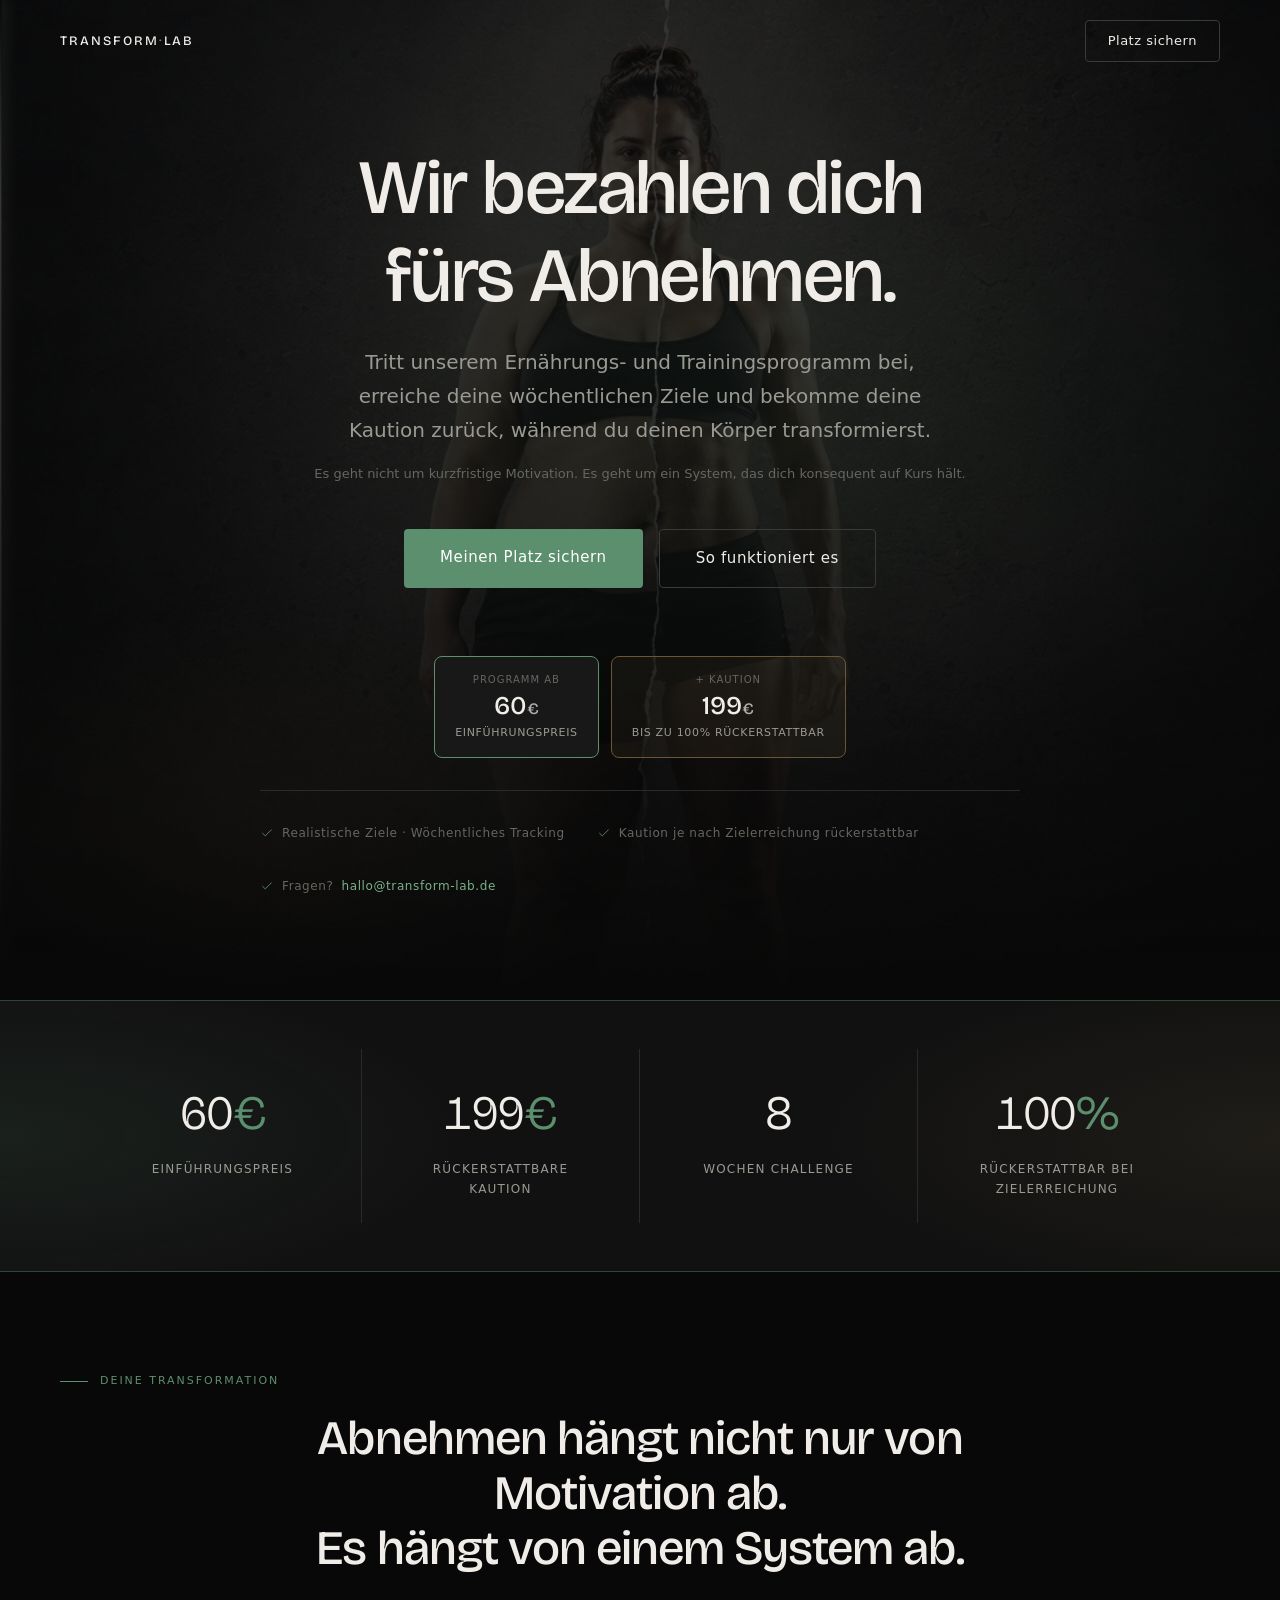
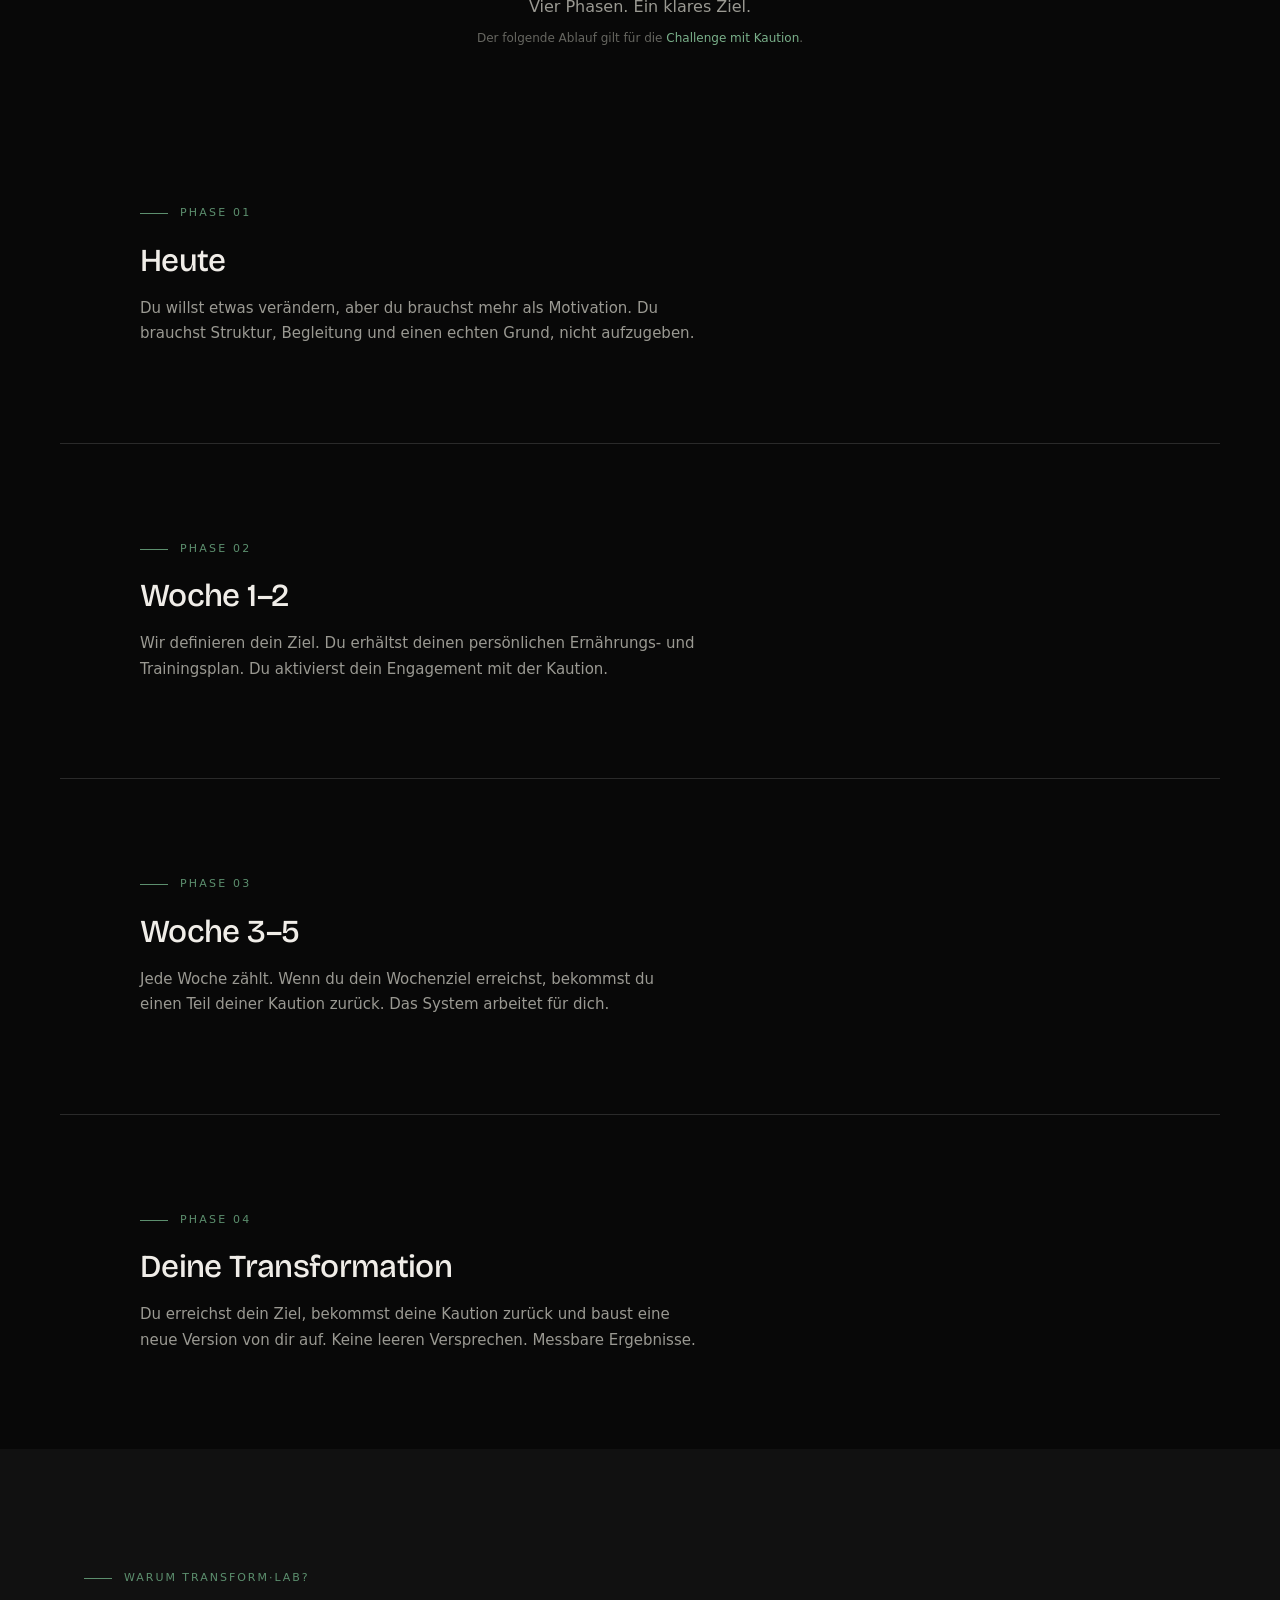
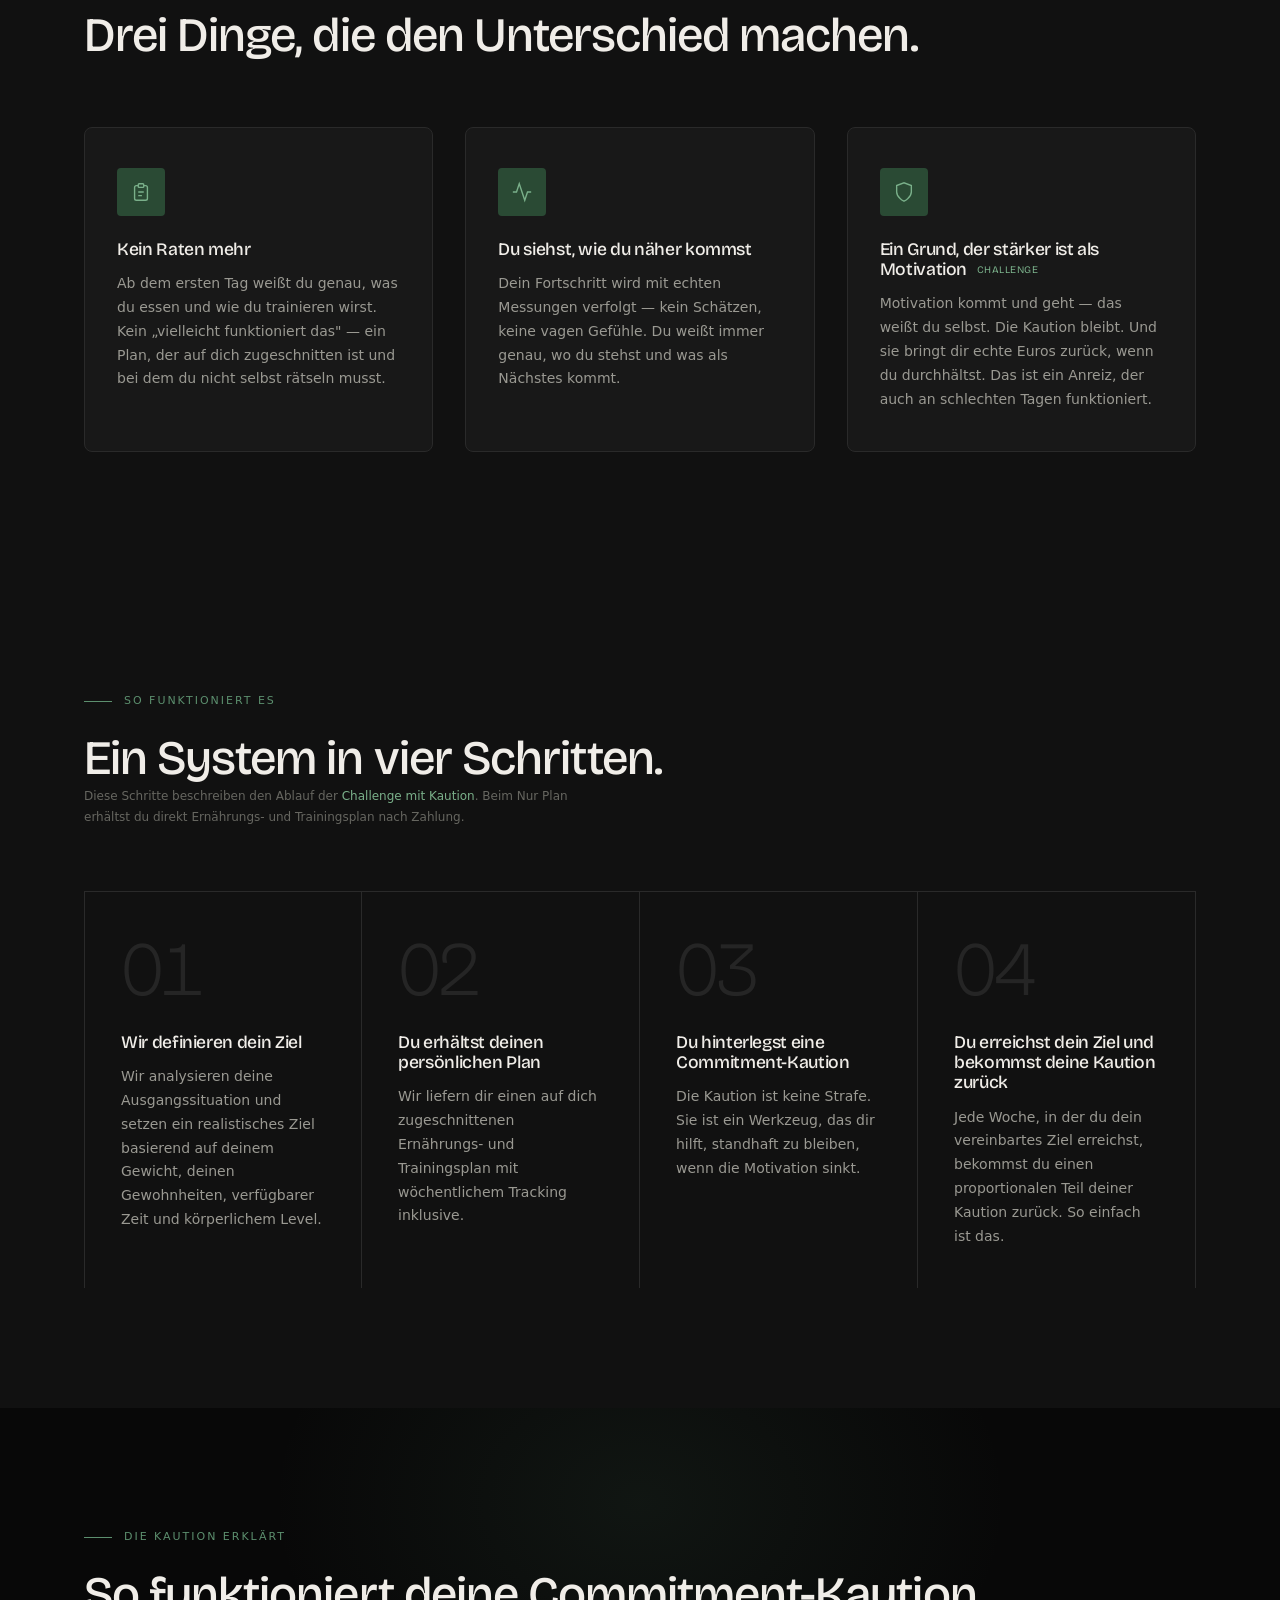
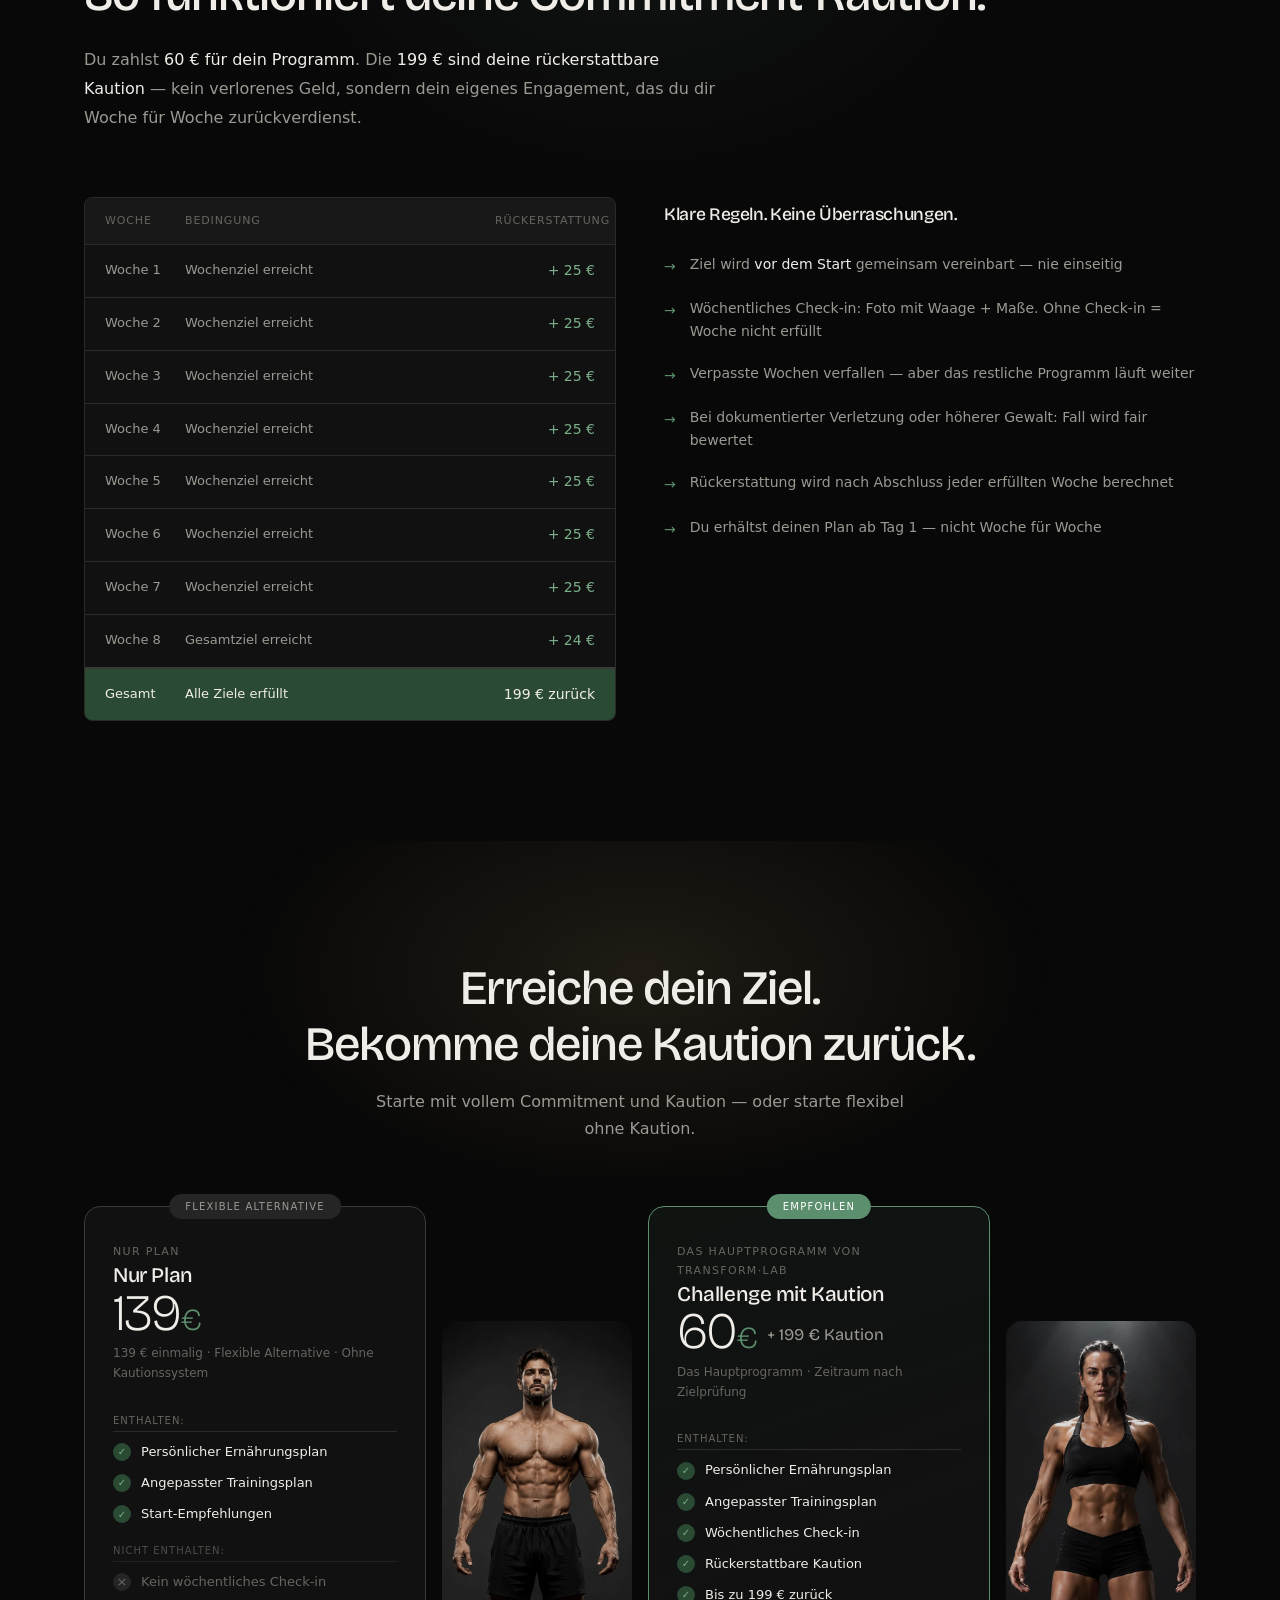
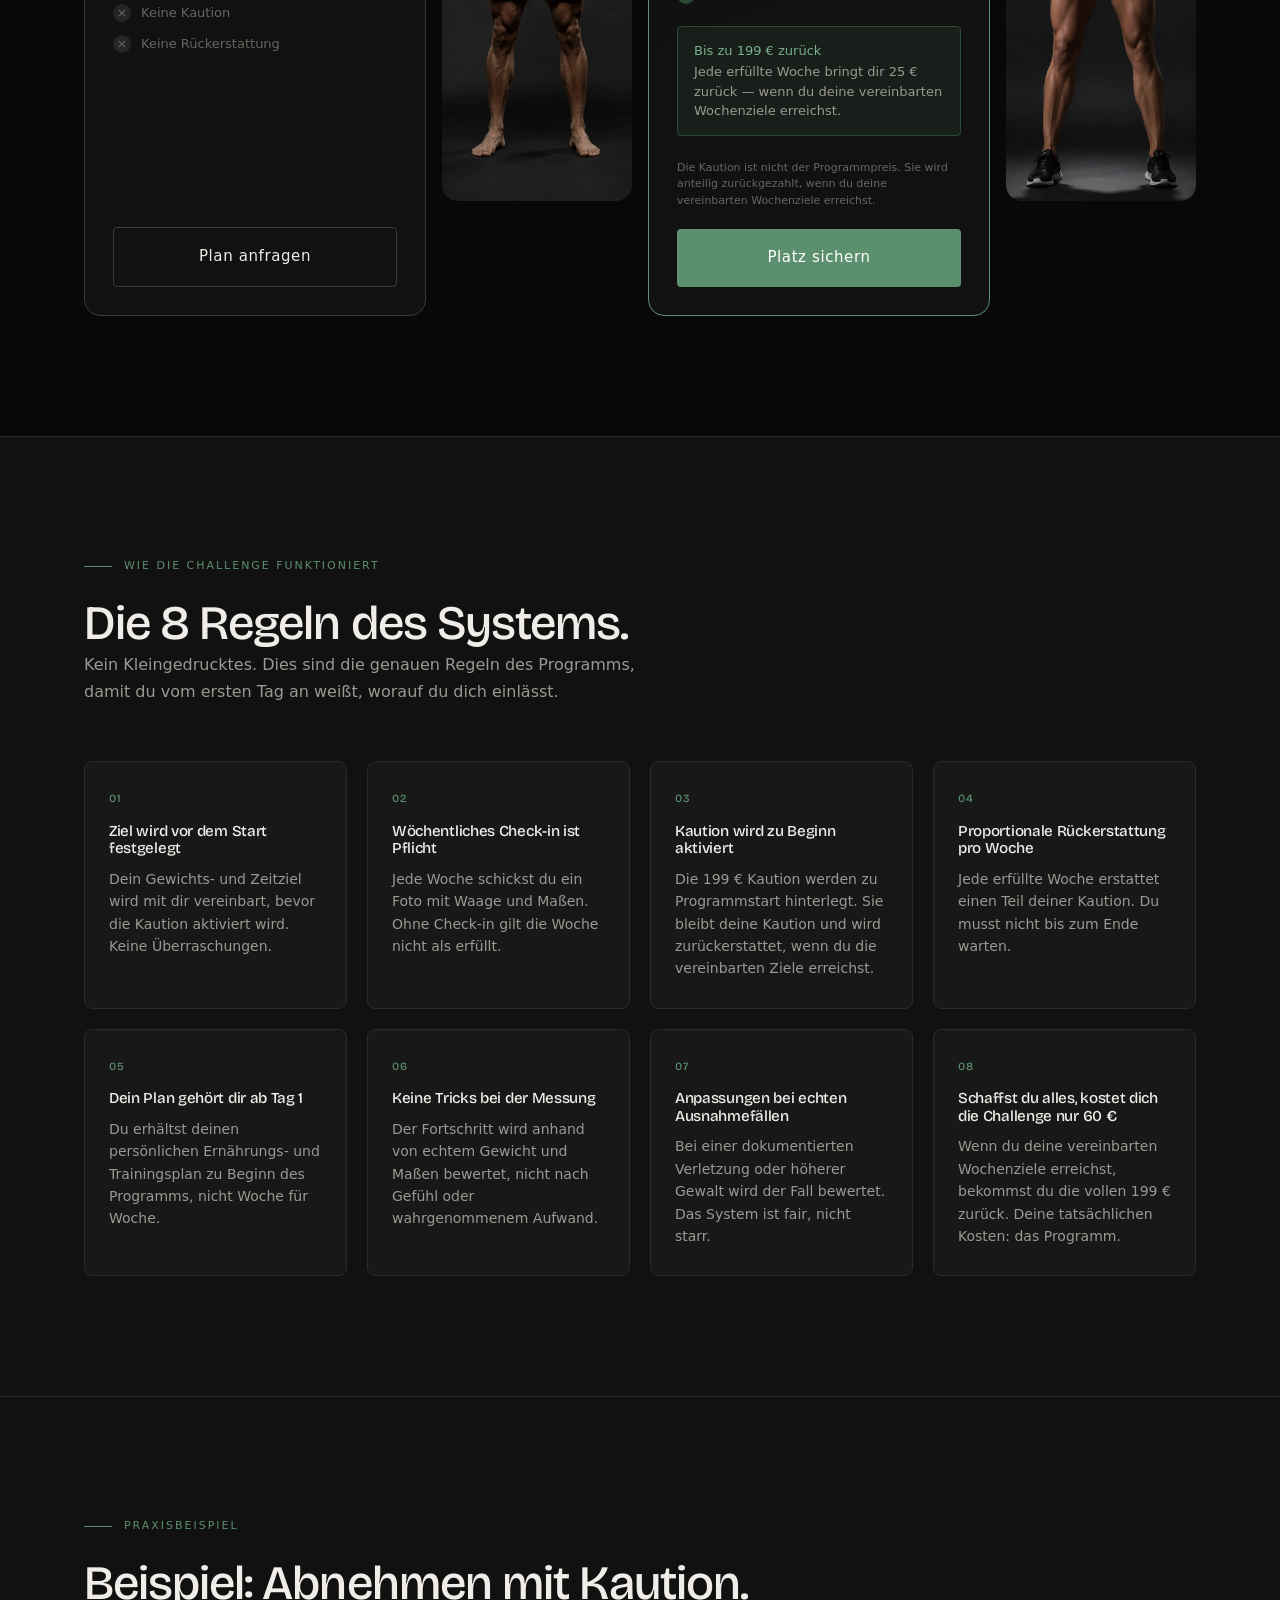
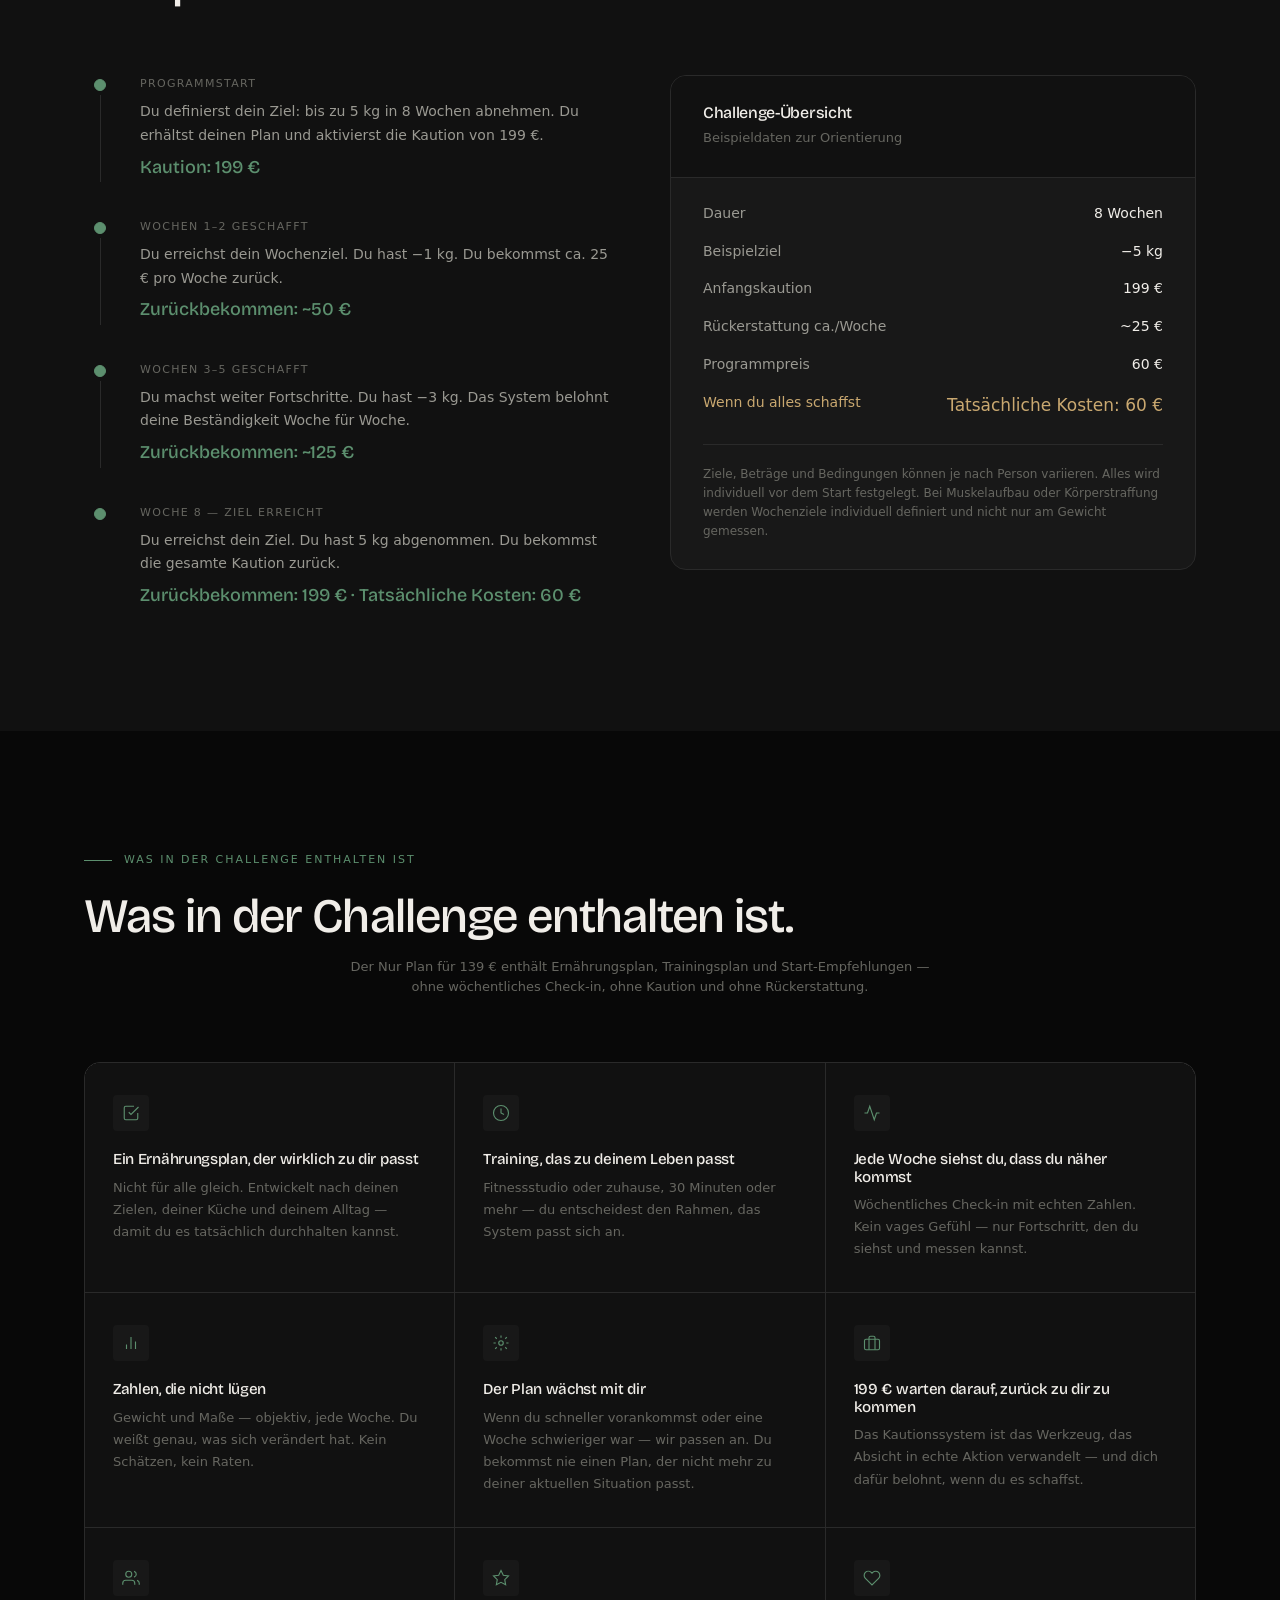
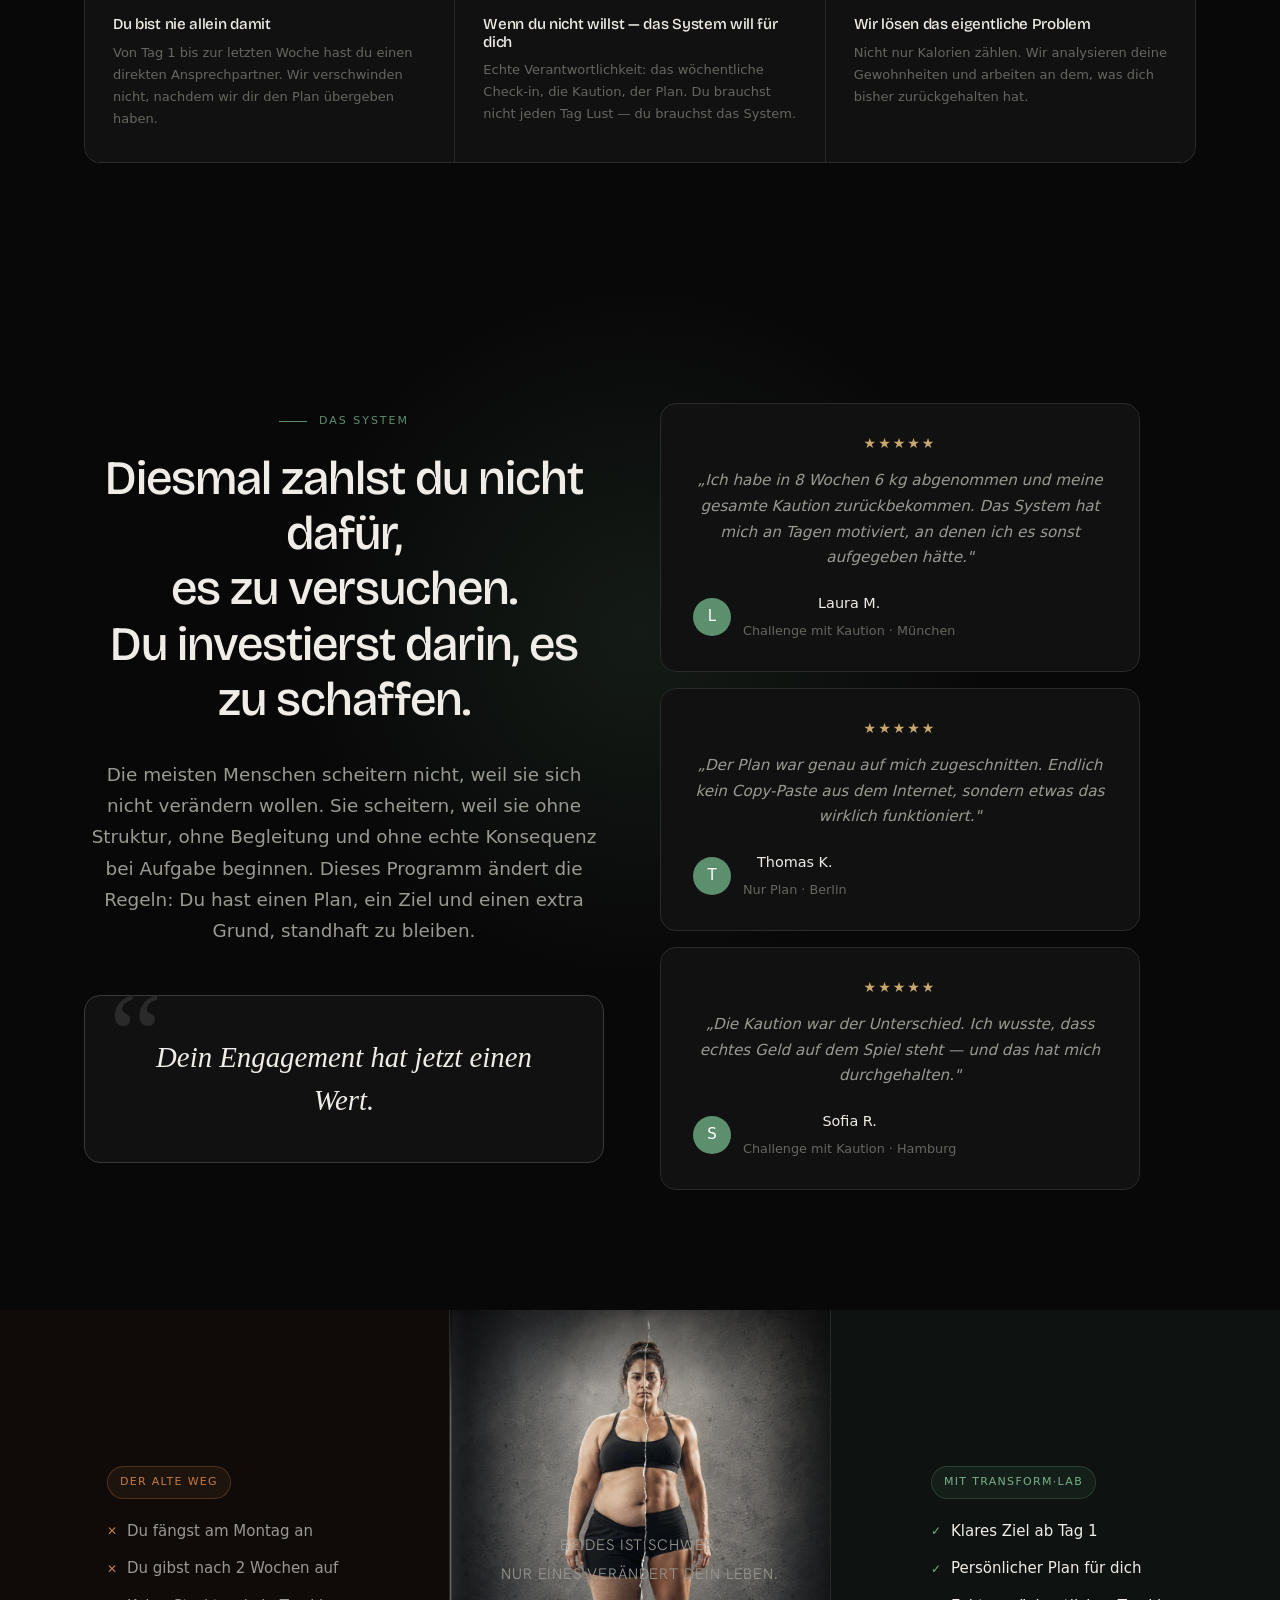
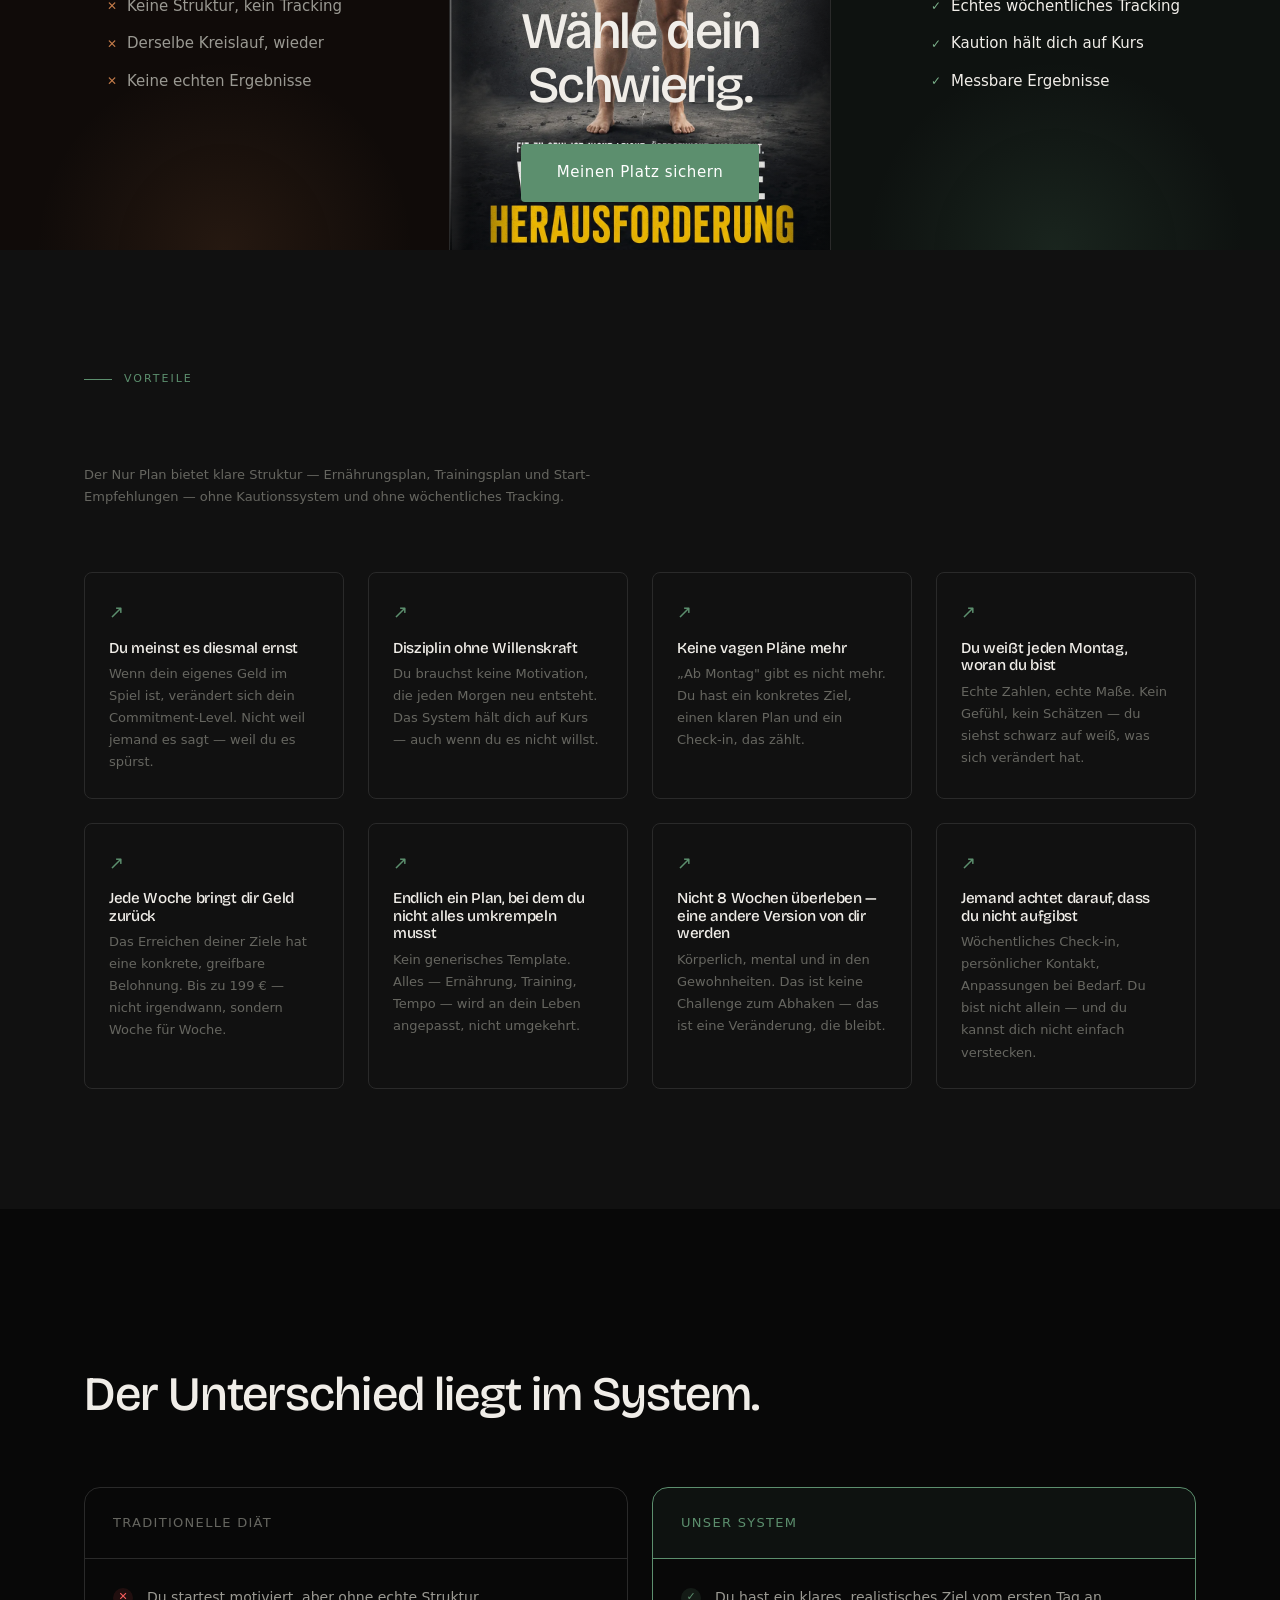
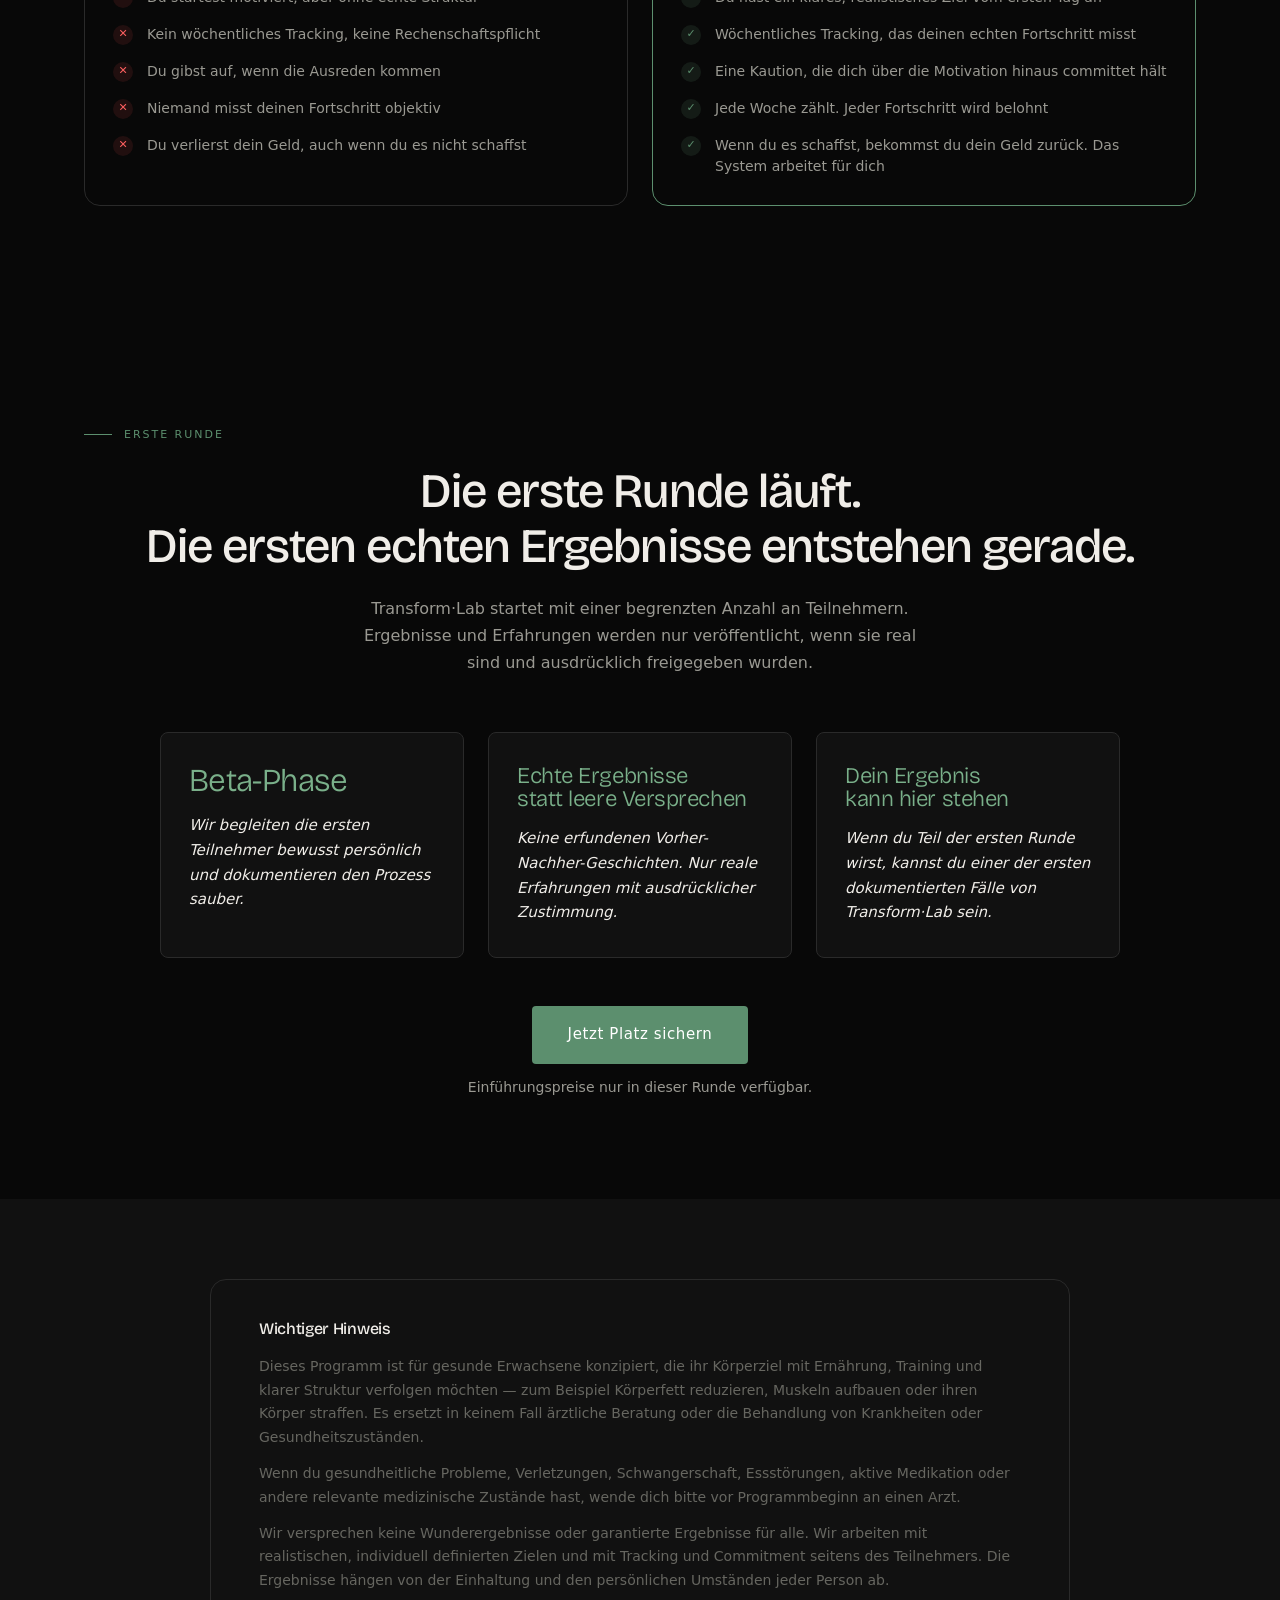
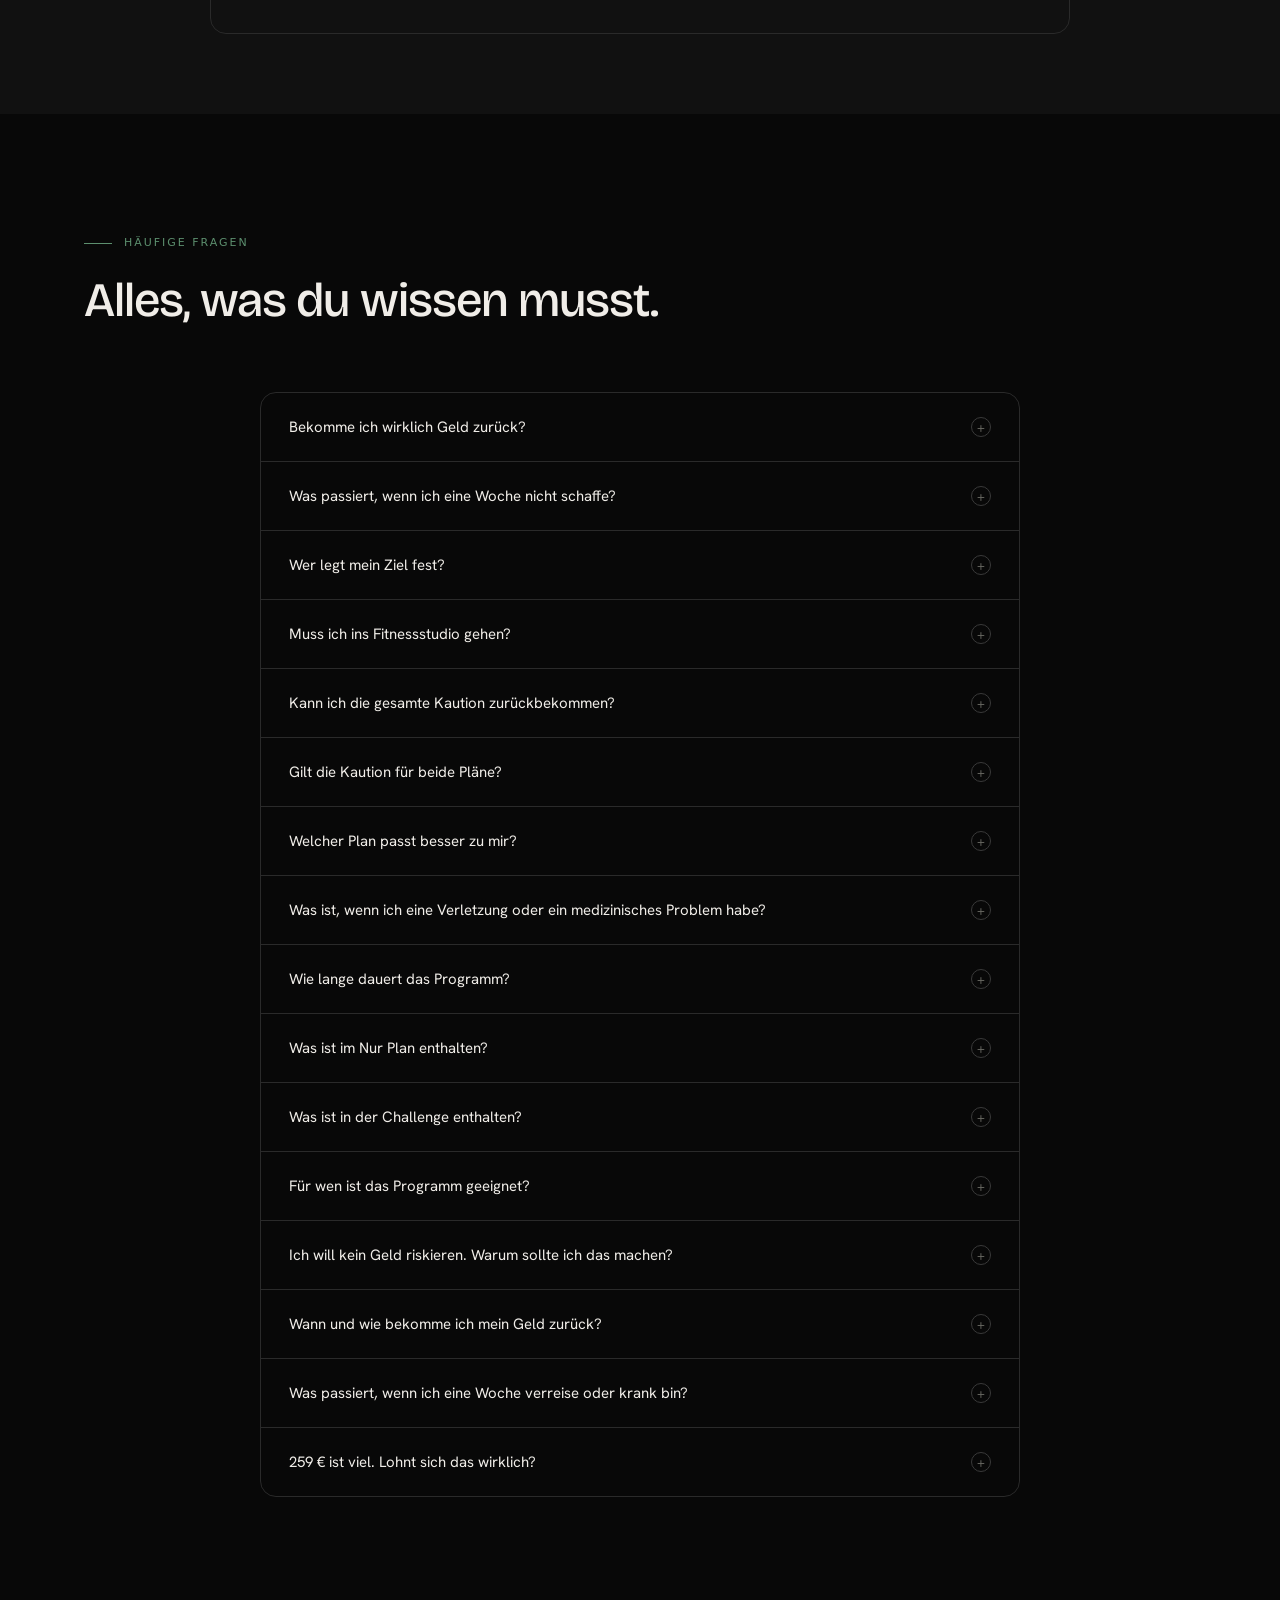
<file: index.html>
<!DOCTYPE html>
<html lang="de">
<head>
  <meta charset="UTF-8">
  <meta name="viewport" content="width=device-width, initial-scale=1.0">

  <title>Transform·Lab — Wir bezahlen dich fürs Abnehmen</title>
  <meta name="description"
        content="Persönlicher Ernährungs- und Trainingsplan ab 139 €. Oder starte die 8-Wochen-Challenge mit rückerstattbarer Kaution — bis zu 199 € zurück bei Zielerreichung.">

  <meta property="og:type"        content="website">
  <meta property="og:url"         content="https://www.transform-lab.de/">
  <meta property="og:title"       content="Transform·Lab — Wir bezahlen dich fürs Abnehmen">
  <meta property="og:description" content="Erreiche deine Ziele und bekomme bis zu 199 € Kaution zurück. Persönlicher Ernährungs- und Trainingsplan inklusive.">
  <meta property="og:image"       content="https://www.transform-lab.de/assets/og-image.jpg">
  <meta name="twitter:card"       content="summary_large_image">
  <meta name="twitter:image"      content="https://www.transform-lab.de/assets/og-image.jpg">
  <link rel="canonical"           href="https://www.transform-lab.de/">

  <link rel="icon" href="assets/favicon.ico" type="image/x-icon">

  <link rel="preconnect" href="https://fonts.googleapis.com">
  <link rel="preconnect" href="https://fonts.gstatic.com" crossorigin>
  <link href="https://fonts.googleapis.com/css2?family=Bricolage+Grotesque:opsz,wght@12..96,300;12..96,400;12..96,500&family=Hanken+Grotesk:wght@300;400;500&display=swap"
        rel="stylesheet">

  <link rel="stylesheet" href="css/styles.css?v=40">

  <!-- Privacy-friendly analytics by Plausible -->
  <script async src="https://plausible.io/js/pa-rchwNeHP1BfyQp6xnn5ss.js"></script>
  <script>window.plausible=window.plausible||function(){(plausible.q=plausible.q||[]).push(arguments)},plausible.init=plausible.init||function(i){plausible.o=i||{}};plausible.init()</script>

  <link rel="preload" as="image" href="assets/escultura-transformacion.webp" type="image/webp">
  <link rel="preload" as="image" href="assets/escultura-transformacion-mujer.webp" type="image/webp">

  <script type="application/ld+json">
  {
    "@context": "https://schema.org",
    "@type": "Service",
    "name": "Transform·Lab",
    "description": "8-Wochen Körpertransformationsprogramm mit rückerstattbarer Commitment-Kaution. Persönlicher Ernährungs- und Trainingsplan inklusive.",
    "url": "https://www.transform-lab.de/",
    "provider": {
      "@type": "Person",
      "name": "Gabriel Palosi",
      "email": "hallo@transform-lab.de"
    },
    "offers": {
      "@type": "Offer",
      "price": "60.00",
      "priceCurrency": "EUR",
      "description": "Einführungspreis. Zusätzlich 199 € rückerstattbare Commitment-Kaution."
    },
    "serviceType": "Fitness- und Ernährungscoaching",
    "areaServed": "DE"
  }
  </script>

  <style>
    *, *::before, *::after { box-sizing: border-box; margin: 0; padding: 0; }
    body { background: #080808; color: #f0ede8; font-family: system-ui, sans-serif; }
  </style>
</head>
<body>

  <div class="cursor-glow" id="cursorGlow" aria-hidden="true"></div>

  <header>
    <nav class="site-nav" id="siteNav" aria-label="Hauptnavigation">
      <div class="nav-inner">
        <a href="#" class="logo">Transform<span>·</span>Lab</a>
        <a href="#form" class="nav-cta">Platz sichern</a>
      </div>
    </nav>
  </header>

  <main>

    <!-- HERO -->
    <section id="hero" aria-labelledby="hero-heading">
<div class="hero-wipe" aria-hidden="true">
        <picture>
          <source srcset="assets/escultura-transformacion.webp" type="image/webp">
          <img src="assets/escultura-transformacion.png" alt="" class="hero-wipe-img hero-wipe-img--man" fetchpriority="high">
        </picture>
        <picture>
          <source srcset="assets/escultura-transformacion-mujer.webp" type="image/webp">
          <img src="assets/escultura-transformacion-mujer.png" alt="" class="hero-wipe-img hero-wipe-img--woman" fetchpriority="high">
        </picture>
        <div class="hero-wipe-line"></div>
      </div>
      <div class="hero-bg"   aria-hidden="true"></div>
      <div class="hero-grid" aria-hidden="true"></div>

      <div class="container hero-content">
        <div class="hero-inner">

          <div class="hero-text-col">


            <h1 id="hero-heading" class="hero-title">
              Wir bezahlen dich<br>fürs Abnehmen.
            </h1>

            <p class="hero-sub">
              Tritt unserem Ernährungs- und Trainingsprogramm bei, erreiche
              deine wöchentlichen Ziele und bekomme deine Kaution zurück,
              während du deinen Körper transformierst.
            </p>
            <p class="hero-meta">
              Es geht nicht um kurzfristige Motivation. Es geht um ein System,
              das dich konsequent auf Kurs hält.
            </p>

            <div class="hero-ctas">
              <a href="#form" class="btn-primary">Meinen Platz sichern</a>
              <a href="#how" class="btn-secondary">So funktioniert es</a>
            </div>

            <div class="hero-price-cards" aria-label="Preisübersicht">
              <div class="hpc-card hpc-card--main">
                <div class="hpc-label-top">Programm ab</div>
                <div class="hpc-value">60<span>€</span></div>
                <div class="hpc-label">Einführungspreis</div>
              </div>
              <div class="hpc-card hpc-card--fianza">
                <div class="hpc-label-top">+ Kaution</div>
                <div class="hpc-value">199<span>€</span></div>
                <div class="hpc-label">Bis zu 100% rückerstattbar</div>
              </div>
            </div>

            <ul class="hero-trust" aria-label="Programmgarantien">
              <li>
                <svg viewBox="0 0 24 24" aria-hidden="true"><polyline points="20 6 9 17 4 12"/></svg>
                Realistische Ziele · Wöchentliches Tracking
              </li>
              <li>
                <svg viewBox="0 0 24 24" aria-hidden="true"><polyline points="20 6 9 17 4 12"/></svg>
                Kaution je nach Zielerreichung rückerstattbar
              </li>
              <li>
                <svg viewBox="0 0 24 24" aria-hidden="true"><polyline points="20 6 9 17 4 12"/></svg>
                Fragen? <a href="mailto:hallo@transform-lab.de" style="color:var(--green-light);text-decoration:none">hallo@transform-lab.de</a>
              </li>
            </ul>
          </div>


        </div>
      </div>
    </section>

    <!-- ZAHLEN -->
    <div class="numbers-strip" aria-label="Programmdaten">
      <div class="container">
        <ul class="numbers-grid" style="list-style:none">
          <li class="number-item reveal">
            <div class="num"><span class="num-value" data-count-from="139" data-count-to="60">60</span><span>€</span></div>
            <div class="desc">Einführungspreis</div>
          </li>
          <li class="number-item reveal reveal-delay-1">
            <div class="num"><span class="num-value" data-count-from="0" data-count-to="199">199</span><span>€</span></div>
            <div class="desc">Rückerstattbare Kaution</div>
          </li>
          <li class="number-item reveal reveal-delay-2">
            <div class="num"><span class="num-value" data-count-from="0" data-count-to="8">8</span></div>
            <div class="desc">Wochen Challenge</div>
          </li>
          <li class="number-item reveal reveal-delay-3">
            <div class="num"><span class="num-value" data-count-from="0" data-count-to="100">100</span><span>%</span></div>
            <div class="desc">Rückerstattbar bei Zielerreichung</div>
          </li>
        </ul>
      </div>
    </div>

    <!-- STORY -->
    <section id="story" aria-labelledby="story-heading">
      <div class="story-intro container reveal">
        <span class="label label-line">Deine Transformation</span>
        <h2 id="story-heading">
          Abnehmen hängt nicht nur von Motivation ab.<br>
          Es hängt von einem System ab.
        </h2>
        <p>Vier Phasen. Ein klares Ziel.
          <span style="display:block;margin-top:8px;font-size:12px;color:var(--text-dim)">
            Der folgende Ablauf gilt für die <strong style="color:var(--green-light)">Challenge mit Kaution</strong>.
          </span>
        </p>
      </div>

      <div class="story-panels" id="storyPanels">
        <div class="story-left" id="storyLeft">

          <div class="story-phase active" data-phase="0" data-phase-label="Heute">
            <div class="phase-number" aria-hidden="true">Phase 01</div>
            <h3>Heute</h3>
            <p>Du willst etwas verändern, aber du brauchst mehr als
               Motivation. Du brauchst Struktur, Begleitung und einen
               echten Grund, nicht aufzugeben.</p>
          </div>

          <div class="story-phase" data-phase="1" data-phase-label="Woche 1–2">
            <div class="phase-number" aria-hidden="true">Phase 02</div>
            <h3>Woche 1–2</h3>
            <p>Wir definieren dein Ziel. Du erhältst deinen persönlichen
               Ernährungs- und Trainingsplan. Du aktivierst dein Engagement
               mit der Kaution.</p>
          </div>

          <div class="story-phase" data-phase="2" data-phase-label="Woche 3–5">
            <div class="phase-number" aria-hidden="true">Phase 03</div>
            <h3>Woche 3–5</h3>
            <p>Jede Woche zählt. Wenn du dein Wochenziel erreichst,
               bekommst du einen Teil deiner Kaution zurück.
               Das System arbeitet für dich.</p>
          </div>

          <div class="story-phase" data-phase="3" data-phase-label="Deine Transformation">
            <div class="phase-number" aria-hidden="true">Phase 04</div>
            <h3>Deine Transformation</h3>
            <p>Du erreichst dein Ziel, bekommst deine Kaution zurück
               und baust eine neue Version von dir auf. Keine leeren
               Versprechen. Messbare Ergebnisse.</p>
          </div>

        </div>
      </div>
    </section>

    <!-- WARUM TRANSFORM·LAB -->
    <section id="warum" aria-labelledby="warum-heading">
      <div class="container">
        <span class="label label-line reveal">Warum Transform·Lab?</span>
        <h2 id="warum-heading" class="reveal">Drei Dinge, die den Unterschied machen.</h2>

        <div class="warum-grid">
          <div class="warum-card reveal">
            <div class="warum-icon" aria-hidden="true">
              <svg viewBox="0 0 24 24" fill="none" stroke="currentColor" stroke-width="1.5"><path d="M9 5H7a2 2 0 0 0-2 2v12a2 2 0 0 0 2 2h10a2 2 0 0 0 2-2V7a2 2 0 0 0-2-2h-2"/><rect x="9" y="3" width="6" height="4" rx="1"/><path d="M9 12h6M9 16h4"/></svg>
            </div>
            <h3>Kein Raten mehr</h3>
            <p>Ab dem ersten Tag weißt du genau, was du essen und wie du trainieren wirst. Kein „vielleicht funktioniert das" — ein Plan, der auf dich zugeschnitten ist und bei dem du nicht selbst rätseln musst.</p>
          </div>

          <div class="warum-card reveal reveal-delay-1">
            <div class="warum-icon" aria-hidden="true">
              <svg viewBox="0 0 24 24" fill="none" stroke="currentColor" stroke-width="1.5"><path d="M22 12h-4l-3 9L9 3l-3 9H2"/></svg>
            </div>
            <h3>Du siehst, wie du näher kommst</h3>
            <p>Dein Fortschritt wird mit echten Messungen verfolgt — kein Schätzen, keine vagen Gefühle. Du weißt immer genau, wo du stehst und was als Nächstes kommt.</p>
          </div>

          <div class="warum-card reveal reveal-delay-2">
            <div class="warum-icon" aria-hidden="true">
              <svg viewBox="0 0 24 24" fill="none" stroke="currentColor" stroke-width="1.5"><path d="M12 22s8-4 8-10V5l-8-3-8 3v7c0 6 8 10 8 10z"/></svg>
            </div>
            <h3>Ein Grund, der stärker ist als Motivation <span style="font-size:10px;font-weight:400;color:var(--green-light);letter-spacing:.05em;text-transform:uppercase;vertical-align:middle;margin-left:6px">Challenge</span></h3>
            <p>Motivation kommt und geht — das weißt du selbst. Die Kaution bleibt. Und sie bringt dir echte Euros zurück, wenn du durchhältst. Das ist ein Anreiz, der auch an schlechten Tagen funktioniert.</p>
          </div>
        </div>
      </div>
    </section>

    <!-- SO FUNKTIONIERT ES -->
    <section id="how" aria-labelledby="how-heading">
      <div class="container">
        <span class="label label-line reveal">So funktioniert es</span>
        <h2 id="how-heading" class="reveal">Ein System in vier Schritten.</h2>
        <p class="reveal" style="font-size:12px;color:var(--text-dim);margin-bottom:40px;max-width:500px">
          Diese Schritte beschreiben den Ablauf der <strong style="color:var(--green-light)">Challenge mit Kaution</strong>.
          Beim Nur Plan erhältst du direkt Ernährungs- und Trainingsplan nach Zahlung.
        </p>

        <ol class="steps" style="list-style:none">
          <li class="step reveal">
            <div class="step-num" aria-hidden="true">01</div>
            <h3>Wir definieren dein Ziel</h3>
            <p>Wir analysieren deine Ausgangssituation und setzen ein
               realistisches Ziel basierend auf deinem Gewicht, deinen
               Gewohnheiten, verfügbarer Zeit und körperlichem Level.</p>
          </li>
          <li class="step reveal reveal-delay-1">
            <div class="step-num" aria-hidden="true">02</div>
            <h3>Du erhältst deinen persönlichen Plan</h3>
            <p>Wir liefern dir einen auf dich zugeschnittenen Ernährungs-
               und Trainingsplan mit wöchentlichem Tracking inklusive.</p>
          </li>
          <li class="step reveal reveal-delay-2">
            <div class="step-num" aria-hidden="true">03</div>
            <h3>Du hinterlegst eine Commitment-Kaution</h3>
            <p>Die Kaution ist keine Strafe. Sie ist ein Werkzeug, das
               dir hilft, standhaft zu bleiben, wenn die Motivation sinkt.</p>
          </li>
          <li class="step reveal reveal-delay-3">
            <div class="step-num" aria-hidden="true">04</div>
            <h3>Du erreichst dein Ziel und bekommst deine Kaution zurück</h3>
            <p>Jede Woche, in der du dein vereinbartes Ziel erreichst,
               bekommst du einen proportionalen Teil deiner Kaution zurück.
               So einfach ist das.</p>
          </li>
        </ol>
      </div>
    </section>

    <!-- SO FUNKTIONIERT DIE KAUTION -->
    <section id="kaution" aria-labelledby="kaution-heading">
      <div class="container">
        <span class="label label-line reveal">Die Kaution erklärt</span>
        <h2 id="kaution-heading" class="reveal">So funktioniert deine Commitment-Kaution.</h2>
        <p class="kaution-intro reveal reveal-delay-1">
          Du zahlst <strong>60 € für dein Programm</strong>. Die <strong>199 € sind deine rückerstattbare Kaution</strong> —
          kein verlorenes Geld, sondern dein eigenes Engagement, das du dir Woche für Woche zurückverdienst.
        </p>

        <div class="kaution-grid">
          <div class="kaution-table reveal reveal-delay-1">
            <div class="kaution-table-head">
              <span>Woche</span>
              <span>Bedingung</span>
              <span>Rückerstattung</span>
            </div>
            <div class="kaution-row">
              <span class="kw">Woche 1</span>
              <span class="kc">Wochenziel erreicht</span>
              <span class="kr">+ 25 €</span>
            </div>
            <div class="kaution-row">
              <span class="kw">Woche 2</span>
              <span class="kc">Wochenziel erreicht</span>
              <span class="kr">+ 25 €</span>
            </div>
            <div class="kaution-row">
              <span class="kw">Woche 3</span>
              <span class="kc">Wochenziel erreicht</span>
              <span class="kr">+ 25 €</span>
            </div>
            <div class="kaution-row">
              <span class="kw">Woche 4</span>
              <span class="kc">Wochenziel erreicht</span>
              <span class="kr">+ 25 €</span>
            </div>
            <div class="kaution-row">
              <span class="kw">Woche 5</span>
              <span class="kc">Wochenziel erreicht</span>
              <span class="kr">+ 25 €</span>
            </div>
            <div class="kaution-row">
              <span class="kw">Woche 6</span>
              <span class="kc">Wochenziel erreicht</span>
              <span class="kr">+ 25 €</span>
            </div>
            <div class="kaution-row">
              <span class="kw">Woche 7</span>
              <span class="kc">Wochenziel erreicht</span>
              <span class="kr">+ 25 €</span>
            </div>
            <div class="kaution-row kaution-row--last">
              <span class="kw">Woche 8</span>
              <span class="kc">Gesamtziel erreicht</span>
              <span class="kr">+ 24 €</span>
            </div>
            <div class="kaution-row kaution-row--total">
              <span class="kw">Gesamt</span>
              <span class="kc">Alle Ziele erfüllt</span>
              <span class="kr">199 € zurück</span>
            </div>
          </div>

          <div class="kaution-rules reveal reveal-delay-2">
            <h4>Klare Regeln. Keine Überraschungen.</h4>
            <ul class="kaution-rules-list">
              <li>
                <span class="kr-icon" aria-hidden="true">→</span>
                <span>Ziel wird <strong>vor dem Start</strong> gemeinsam vereinbart — nie einseitig</span>
              </li>
              <li>
                <span class="kr-icon" aria-hidden="true">→</span>
                <span>Wöchentliches Check-in: Foto mit Waage + Maße. Ohne Check-in = Woche nicht erfüllt</span>
              </li>
              <li>
                <span class="kr-icon" aria-hidden="true">→</span>
                <span>Verpasste Wochen verfallen — aber das restliche Programm läuft weiter</span>
              </li>
              <li>
                <span class="kr-icon" aria-hidden="true">→</span>
                <span>Bei dokumentierter Verletzung oder höherer Gewalt: Fall wird fair bewertet</span>
              </li>
              <li>
                <span class="kr-icon" aria-hidden="true">→</span>
                <span>Rückerstattung wird nach Abschluss jeder erfüllten Woche berechnet</span>
              </li>
              <li>
                <span class="kr-icon" aria-hidden="true">→</span>
                <span>Du erhältst deinen Plan ab Tag 1 — nicht Woche für Woche</span>
              </li>
            </ul>
          </div>
        </div>
      </div>
    </section>

    <!-- PREIS -->
    <section id="pricing" aria-labelledby="pricing-heading">
      <div class="container">
        <div class="pricing-header reveal">
          <h2 id="pricing-heading">
            Erreiche dein Ziel.<br>Bekomme deine Kaution zurück.
          </h2>
          <p style="margin-top:16px; max-width:540px; margin-left:auto; margin-right:auto;">
            Starte mit vollem Commitment und Kaution —
            <span style="color:var(--text-muted)">oder starte flexibel ohne Kaution.</span>
          </p>
        </div>

        <div class="pricing-compare">

          <!-- PLAN OHNE KAUTION -->
          <div class="pc-card reveal">
            <div class="pc-badge-top pc-badge-top--alt">Flexible Alternative</div>
            <div>
              <div class="pc-label">Nur Plan</div>
              <h3 class="pc-title">Nur Plan</h3>
              <div class="pc-price">139<span>€</span></div>
              <div class="pc-price-note">139 € einmalig · Flexible Alternative · Ohne Kautionssystem</div>
            </div>
            <ul class="pc-list">
              <li class="pc-list-section">Enthalten:</li>
              <li class="pc-item pc-item--yes">Persönlicher Ernährungsplan</li>
              <li class="pc-item pc-item--yes">Angepasster Trainingsplan</li>
              <li class="pc-item pc-item--yes">Start-Empfehlungen</li>
              <li class="pc-list-section pc-list-section--no">Nicht enthalten:</li>
              <li class="pc-item pc-item--no">Kein wöchentliches Check-in</li>
              <li class="pc-item pc-item--no">Keine Kaution</li>
              <li class="pc-item pc-item--no">Keine Rückerstattung</li>
            </ul>
            <a href="#form" class="btn-secondary pc-cta" data-plan="nur_plan">Plan anfragen</a>
          </div>

          <!-- IMAGEN HOMBRE -->
          <div class="pc-image-col" aria-hidden="true">
            <picture>
              <source srcset="assets/atleta-hombre.webp" type="image/webp">
              <img src="assets/atleta-hombre.png" alt="" loading="lazy" class="pc-img">
            </picture>
          </div>

          <!-- PLAN MIT KAUTION -->
          <div class="pc-card pc-card--featured reveal reveal-delay-2">
            <div class="pc-badge-top">Empfohlen</div>
            <div>
              <div class="pc-label">Das Hauptprogramm von Transform·Lab</div>
              <h3 class="pc-title">Challenge mit Kaution</h3>
              <div class="pc-price">60<span>€</span> <small>+ 199 € Kaution</small></div>
              <div class="pc-price-note">Das Hauptprogramm · Zeitraum nach Zielprüfung</div>
            </div>
            <ul class="pc-list">
              <li class="pc-list-section">Enthalten:</li>
              <li class="pc-item pc-item--yes">Persönlicher Ernährungsplan</li>
              <li class="pc-item pc-item--yes">Angepasster Trainingsplan</li>
              <li class="pc-item pc-item--yes">Wöchentliches Check-in</li>
              <li class="pc-item pc-item--yes">Rückerstattbare Kaution</li>
              <li class="pc-item pc-item--yes">Bis zu 199 € zurück</li>
            </ul>
            <div class="pc-callout">
              <strong>Bis zu 199 € zurück</strong>
              Jede erfüllte Woche bringt dir 25 € zurück — wenn du deine vereinbarten Wochenziele erreichst.
            </div>
            <p class="pc-microcopy">Die Kaution ist nicht der Programmpreis. Sie wird anteilig zurückgezahlt, wenn du deine vereinbarten Wochenziele erreichst.</p>
            <a href="#form" class="btn-primary pc-cta" data-plan="mit_kaution">Platz sichern</a>
          </div>

          <!-- IMAGEN MUJER -->
          <div class="pc-image-col" aria-hidden="true">
            <picture>
              <source srcset="assets/atleta-mujer.webp" type="image/webp">
              <img src="assets/atleta-mujer.png" alt="" loading="lazy" class="pc-img">
            </picture>
          </div>

        </div>
      </div>
    </section>

    <!-- REGELN DER CHALLENGE -->
    <section id="reglas" aria-labelledby="reglas-heading">
      <div class="container">
        <span class="label label-line reveal">Wie die Challenge funktioniert</span>
        <h2 id="reglas-heading" class="reveal">Die 8 Regeln des Systems.</h2>
        <p class="reglas-intro reveal reveal-delay-1">
          Kein Kleingedrucktes. Dies sind die genauen Regeln des Programms,
          damit du vom ersten Tag an weißt, worauf du dich einlässt.
        </p>

        <ol class="reglas-grid" style="list-style:none">
          <li class="regla-card reveal">
            <div class="regla-num" aria-hidden="true">01</div>
            <h4>Ziel wird vor dem Start festgelegt</h4>
            <p>Dein Gewichts- und Zeitziel wird mit dir vereinbart, bevor die Kaution aktiviert wird. Keine Überraschungen.</p>
          </li>
          <li class="regla-card reveal reveal-delay-1">
            <div class="regla-num" aria-hidden="true">02</div>
            <h4>Wöchentliches Check-in ist Pflicht</h4>
            <p>Jede Woche schickst du ein Foto mit Waage und Maßen. Ohne Check-in gilt die Woche nicht als erfüllt.</p>
          </li>
          <li class="regla-card reveal reveal-delay-2">
            <div class="regla-num" aria-hidden="true">03</div>
            <h4>Kaution wird zu Beginn aktiviert</h4>
            <p>Die 199 € Kaution werden zu Programmstart hinterlegt. Sie bleibt deine Kaution und wird zurückerstattet, wenn du die vereinbarten Ziele erreichst.</p>
          </li>
          <li class="regla-card reveal reveal-delay-3">
            <div class="regla-num" aria-hidden="true">04</div>
            <h4>Proportionale Rückerstattung pro Woche</h4>
            <p>Jede erfüllte Woche erstattet einen Teil deiner Kaution. Du musst nicht bis zum Ende warten.</p>
          </li>
          <li class="regla-card reveal">
            <div class="regla-num" aria-hidden="true">05</div>
            <h4>Dein Plan gehört dir ab Tag 1</h4>
            <p>Du erhältst deinen persönlichen Ernährungs- und Trainingsplan zu Beginn des Programms, nicht Woche für Woche.</p>
          </li>
          <li class="regla-card reveal reveal-delay-1">
            <div class="regla-num" aria-hidden="true">06</div>
            <h4>Keine Tricks bei der Messung</h4>
            <p>Der Fortschritt wird anhand von echtem Gewicht und Maßen bewertet, nicht nach Gefühl oder wahrgenommenem Aufwand.</p>
          </li>
          <li class="regla-card reveal reveal-delay-2">
            <div class="regla-num" aria-hidden="true">07</div>
            <h4>Anpassungen bei echten Ausnahmefällen</h4>
            <p>Bei einer dokumentierten Verletzung oder höherer Gewalt wird der Fall bewertet. Das System ist fair, nicht starr.</p>
          </li>
          <li class="regla-card reveal reveal-delay-3">
            <div class="regla-num" aria-hidden="true">08</div>
            <h4>Schaffst du alles, kostet dich die Challenge nur 60 €</h4>
            <p>Wenn du deine vereinbarten Wochenziele erreichst, bekommst du die vollen 199 € zurück. Deine tatsächlichen Kosten: das Programm.</p>
          </li>
        </ol>
      </div>
    </section>

    <!-- PRAXISBEISPIEL -->
    <section id="example" aria-labelledby="example-heading">
      <div class="container">
        <span class="label label-line reveal">Praxisbeispiel</span>
        <h2 id="example-heading" class="reveal">Beispiel: Abnehmen mit Kaution.</h2>

        <div class="example-grid">
          <ol class="example-timeline reveal" style="list-style:none">
            <li class="timeline-item">
              <div class="timeline-left" aria-hidden="true">
                <div class="timeline-dot active"></div>
                <div class="timeline-line"></div>
              </div>
              <div class="timeline-content">
                <div class="timeline-week">Programmstart</div>
                <p class="timeline-desc">Du definierst dein Ziel: bis zu 5 kg in 8 Wochen abnehmen. Du erhältst deinen Plan und aktivierst die Kaution von 199 €.</p>
                <div class="timeline-amount">Kaution: 199 €</div>
              </div>
            </li>
            <li class="timeline-item">
              <div class="timeline-left" aria-hidden="true">
                <div class="timeline-dot active"></div>
                <div class="timeline-line"></div>
              </div>
              <div class="timeline-content">
                <div class="timeline-week">Wochen 1–2 geschafft</div>
                <p class="timeline-desc">Du erreichst dein Wochenziel. Du hast −1 kg. Du bekommst ca. 25 € pro Woche zurück.</p>
                <div class="timeline-amount">Zurückbekommen: ~50 €</div>
              </div>
            </li>
            <li class="timeline-item">
              <div class="timeline-left" aria-hidden="true">
                <div class="timeline-dot active"></div>
                <div class="timeline-line"></div>
              </div>
              <div class="timeline-content">
                <div class="timeline-week">Wochen 3–5 geschafft</div>
                <p class="timeline-desc">Du machst weiter Fortschritte. Du hast −3 kg. Das System belohnt deine Beständigkeit Woche für Woche.</p>
                <div class="timeline-amount">Zurückbekommen: ~125 €</div>
              </div>
            </li>
            <li class="timeline-item">
              <div class="timeline-left" aria-hidden="true">
                <div class="timeline-dot active"></div>
              </div>
              <div class="timeline-content">
                <div class="timeline-week">Woche 8 — Ziel erreicht</div>
                <p class="timeline-desc">Du erreichst dein Ziel. Du hast 5 kg abgenommen. Du bekommst die gesamte Kaution zurück.</p>
                <div class="timeline-amount">Zurückbekommen: 199 € · Tatsächliche Kosten: 60 €</div>
              </div>
            </li>
          </ol>

          <aside class="example-summary reveal reveal-delay-2" aria-label="Challenge-Zusammenfassung">
            <div class="summary-header">
              <h4>Challenge-Übersicht</h4>
              <p>Beispieldaten zur Orientierung</p>
            </div>
            <dl class="summary-rows">
              <div class="summary-row">
                <dt class="sr-label">Dauer</dt>
                <dd class="sr-value">8 Wochen</dd>
              </div>
              <div class="summary-row">
                <dt class="sr-label">Beispielziel</dt>
                <dd class="sr-value">−5 kg</dd>
              </div>
              <div class="summary-row">
                <dt class="sr-label">Anfangskaution</dt>
                <dd class="sr-value">199 €</dd>
              </div>
              <div class="summary-row">
                <dt class="sr-label">Rückerstattung ca./Woche</dt>
                <dd class="sr-value">~25 €</dd>
              </div>
              <div class="summary-row">
                <dt class="sr-label">Programmpreis</dt>
                <dd class="sr-value">60 €</dd>
              </div>
              <div class="summary-row sr-highlight">
                <dt class="sr-label">Wenn du alles schaffst</dt>
                <dd class="sr-value">Tatsächliche Kosten: 60 €</dd>
              </div>
            </dl>
            <p class="summary-foot">
              Ziele, Beträge und Bedingungen können je nach Person variieren.
              Alles wird individuell vor dem Start festgelegt.
              Bei Muskelaufbau oder Körperstraffung werden Wochenziele individuell definiert und nicht nur am Gewicht gemessen.
            </p>
          </aside>
        </div>
      </div>
    </section>

    <!-- WAS ENTHALTEN IST -->
    <section id="includes" aria-labelledby="includes-heading">
      <div class="container">
        <span class="label label-line reveal">Was in der Challenge enthalten ist</span>
        <h2 id="includes-heading" class="reveal">Was in der Challenge enthalten ist.</h2>
        <p class="includes-note reveal reveal-delay-1">Der Nur Plan für 139 € enthält Ernährungsplan, Trainingsplan und Start-Empfehlungen — ohne wöchentliches Check-in, ohne Kaution und ohne Rückerstattung.</p>

        <ul class="includes-grid" style="list-style:none">
          <li class="include-card reveal">
            <div class="include-icon" aria-hidden="true">
              <svg viewBox="0 0 24 24"><path d="M9 11l3 3L22 4"/><path d="M21 12v7a2 2 0 0 1-2 2H5a2 2 0 0 1-2-2V5a2 2 0 0 1 2-2h11"/></svg>
            </div>
            <h4>Ein Ernährungsplan, der wirklich zu dir passt</h4>
            <p>Nicht für alle gleich. Entwickelt nach deinen Zielen, deiner Küche und deinem Alltag — damit du es tatsächlich durchhalten kannst.</p>
          </li>
          <li class="include-card reveal reveal-delay-1">
            <div class="include-icon" aria-hidden="true">
              <svg viewBox="0 0 24 24"><circle cx="12" cy="12" r="10"/><polyline points="12 6 12 12 16 14"/></svg>
            </div>
            <h4>Training, das zu deinem Leben passt</h4>
            <p>Fitnessstudio oder zuhause, 30 Minuten oder mehr — du entscheidest den Rahmen, das System passt sich an.</p>
          </li>
          <li class="include-card reveal reveal-delay-2">
            <div class="include-icon" aria-hidden="true">
              <svg viewBox="0 0 24 24"><path d="M22 12h-4l-3 9L9 3l-3 9H2"/></svg>
            </div>
            <h4>Jede Woche siehst du, dass du näher kommst</h4>
            <p>Wöchentliches Check-in mit echten Zahlen. Kein vages Gefühl — nur Fortschritt, den du siehst und messen kannst.</p>
          </li>
          <li class="include-card reveal">
            <div class="include-icon" aria-hidden="true">
              <svg viewBox="0 0 24 24"><line x1="18" y1="20" x2="18" y2="10"/><line x1="12" y1="20" x2="12" y2="4"/><line x1="6" y1="20" x2="6" y2="14"/></svg>
            </div>
            <h4>Zahlen, die nicht lügen</h4>
            <p>Gewicht und Maße — objektiv, jede Woche. Du weißt genau, was sich verändert hat. Kein Schätzen, kein Raten.</p>
          </li>
          <li class="include-card reveal reveal-delay-1">
            <div class="include-icon" aria-hidden="true">
              <svg viewBox="0 0 24 24"><circle cx="12" cy="12" r="3"/><path d="M12 2v3M12 19v3M4.22 4.22l2.12 2.12M17.66 17.66l2.12 2.12M2 12h3M19 12h3M4.22 19.78l2.12-2.12M17.66 6.34l2.12-2.12"/></svg>
            </div>
            <h4>Der Plan wächst mit dir</h4>
            <p>Wenn du schneller vorankommst oder eine Woche schwieriger war — wir passen an. Du bekommst nie einen Plan, der nicht mehr zu deiner aktuellen Situation passt.</p>
          </li>
          <li class="include-card reveal reveal-delay-2">
            <div class="include-icon" aria-hidden="true">
              <svg viewBox="0 0 24 24"><rect x="2" y="7" width="20" height="14" rx="2" ry="2"/><path d="M16 21V5a2 2 0 0 0-2-2h-4a2 2 0 0 0-2 2v16"/></svg>
            </div>
            <h4>199 € warten darauf, zurück zu dir zu kommen</h4>
            <p>Das Kautionssystem ist das Werkzeug, das Absicht in echte Aktion verwandelt — und dich dafür belohnt, wenn du es schaffst.</p>
          </li>
          <li class="include-card reveal">
            <div class="include-icon" aria-hidden="true">
              <svg viewBox="0 0 24 24"><path d="M17 21v-2a4 4 0 0 0-4-4H5a4 4 0 0 0-4 4v2"/><circle cx="9" cy="7" r="4"/><path d="M23 21v-2a4 4 0 0 0-3-3.87"/><path d="M16 3.13a4 4 0 0 1 0 7.75"/></svg>
            </div>
            <h4>Du bist nie allein damit</h4>
            <p>Von Tag 1 bis zur letzten Woche hast du einen direkten Ansprechpartner. Wir verschwinden nicht, nachdem wir dir den Plan übergeben haben.</p>
          </li>
          <li class="include-card reveal reveal-delay-1">
            <div class="include-icon" aria-hidden="true">
              <svg viewBox="0 0 24 24"><path d="M12 2l3.09 6.26L22 9.27l-5 4.87 1.18 6.88L12 17.77l-6.18 3.25L7 14.14 2 9.27l6.91-1.01L12 2z"/></svg>
            </div>
            <h4>Wenn du nicht willst — das System will für dich</h4>
            <p>Echte Verantwortlichkeit: das wöchentliche Check-in, die Kaution, der Plan. Du brauchst nicht jeden Tag Lust — du brauchst das System.</p>
          </li>
          <li class="include-card reveal reveal-delay-2">
            <div class="include-icon" aria-hidden="true">
              <svg viewBox="0 0 24 24"><path d="M20.84 4.61a5.5 5.5 0 0 0-7.78 0L12 5.67l-1.06-1.06a5.5 5.5 0 0 0-7.78 7.78l1.06 1.06L12 21.23l7.78-7.78 1.06-1.06a5.5 5.5 0 0 0 0-7.78z"/></svg>
            </div>
            <h4>Wir lösen das eigentliche Problem</h4>
            <p>Nicht nur Kalorien zählen. Wir analysieren deine Gewohnheiten und arbeiten an dem, was dich bisher zurückgehalten hat.</p>
          </li>
        </ul>
      </div>
    </section>

    <!-- EMOTIONAL -->
    <section id="emotional" aria-labelledby="emotional-heading">
      <div class="container emotional-grid">
        <div class="emotional-content">
          <span class="label label-line reveal" style="display:inline-flex;justify-content:center">Das System</span>
          <h2 id="emotional-heading" class="reveal">
            Diesmal zahlst du nicht dafür,<br>es zu versuchen.<br>
            Du investierst darin, es zu schaffen.
          </h2>
          <p class="reveal reveal-delay-1">
            Die meisten Menschen scheitern nicht, weil sie sich nicht verändern wollen.
            Sie scheitern, weil sie ohne Struktur, ohne Begleitung und ohne
            echte Konsequenz bei Aufgabe beginnen. Dieses Programm ändert
            die Regeln: Du hast einen Plan, ein Ziel und einen extra Grund,
            standhaft zu bleiben.
          </p>
          <div class="quote-block reveal reveal-delay-2">
            <blockquote>Dein Engagement hat jetzt einen Wert.</blockquote>
          </div>
        </div>

        <div class="testimonials-stack reveal reveal-delay-2">
          <div class="testimonial-card">
            <div class="testimonial-stars">★★★★★</div>
            <p class="testimonial-text">„Ich habe in 8 Wochen 6 kg abgenommen und meine gesamte Kaution zurückbekommen. Das System hat mich an Tagen motiviert, an denen ich es sonst aufgegeben hätte."</p>
            <div class="testimonial-author">
              <div class="testimonial-avatar">L</div>
              <div>
                <strong>Laura M.</strong>
                <span>Challenge mit Kaution · München</span>
              </div>
            </div>
          </div>
          <div class="testimonial-card">
            <div class="testimonial-stars">★★★★★</div>
            <p class="testimonial-text">„Der Plan war genau auf mich zugeschnitten. Endlich kein Copy-Paste aus dem Internet, sondern etwas das wirklich funktioniert."</p>
            <div class="testimonial-author">
              <div class="testimonial-avatar">T</div>
              <div>
                <strong>Thomas K.</strong>
                <span>Nur Plan · Berlin</span>
              </div>
            </div>
          </div>
          <div class="testimonial-card">
            <div class="testimonial-stars">★★★★★</div>
            <p class="testimonial-text">„Die Kaution war der Unterschied. Ich wusste, dass echtes Geld auf dem Spiel steht — und das hat mich durchgehalten."</p>
            <div class="testimonial-author">
              <div class="testimonial-avatar">S</div>
              <div>
                <strong>Sofia R.</strong>
                <span>Challenge mit Kaution · Hamburg</span>
              </div>
            </div>
          </div>
        </div>
      </div>
    </section>

    <!-- WÄHLE DEIN SCHWIERIG -->
    <section id="elige" aria-labelledby="elige-heading">
      <div class="elige-split">

        <div class="elige-panel elige-panel--left" aria-hidden="true">
          <div class="elige-panel-inner">
            <div class="elige-panel-tag">Der alte Weg</div>
            <ul class="elige-list elige-list--bad">
              <li>Du fängst am Montag an</li>
              <li>Du gibst nach 2 Wochen auf</li>
              <li>Keine Struktur, kein Tracking</li>
              <li>Derselbe Kreislauf, wieder</li>
              <li>Keine echten Ergebnisse</li>
            </ul>
          </div>
          <div class="elige-panel-glow elige-panel-glow--left" aria-hidden="true"></div>
        </div>

        <div class="elige-center">
          <div class="elige-img-wrap" aria-hidden="true">
            <picture>
              <source srcset="assets/escultura-transformacion.webp" type="image/webp">
              <img src="assets/escultura-transformacion.png" alt="" class="elige-img elige-img--man" loading="lazy">
            </picture>
            <picture>
              <source srcset="assets/escultura-transformacion-mujer.webp" type="image/webp">
              <img src="assets/escultura-transformacion-mujer.png" alt="" class="elige-img elige-img--woman" loading="lazy">
            </picture>
            <div class="wipe-line"></div>
          </div>
          <p class="elige-sub" id="elige-heading">
            Beides ist schwer.<br>Nur eines verändert dein Leben.
          </p>
          <p class="elige-headline">Wähle dein Schwierig.</p>
          <a href="#form" class="btn-primary">Meinen Platz sichern</a>
        </div>

        <div class="elige-panel elige-panel--right" aria-hidden="true">
          <div class="elige-panel-inner">
            <div class="elige-panel-tag">Mit Transform·Lab</div>
            <ul class="elige-list elige-list--good">
              <li>Klares Ziel ab Tag 1</li>
              <li>Persönlicher Plan für dich</li>
              <li>Echtes wöchentliches Tracking</li>
              <li>Kaution hält dich auf Kurs</li>
              <li>Messbare Ergebnisse</li>
            </ul>
          </div>
          <div class="elige-panel-glow elige-panel-glow--right" aria-hidden="true"></div>
        </div>

      </div>
    </section>

    <!-- VORTEILE -->
    <section id="benefits" aria-labelledby="benefits-heading">
      <div class="container">
        <span class="label label-line reveal">Vorteile</span>
        <h2 id="benefits-heading" class="reveal">Was du mit der Challenge erreichst.</h2>
        <p class="reveal" style="font-size:13px;color:var(--text-dim);max-width:560px;margin-bottom:48px">
          Der Nur Plan bietet klare Struktur — Ernährungsplan, Trainingsplan und Start-Empfehlungen — ohne Kautionssystem und ohne wöchentliches Tracking.
        </p>

        <ul class="benefits-grid" style="list-style:none">
          <li class="benefit-item reveal">
            <div class="benefit-check" aria-hidden="true">↗</div>
            <h4>Du meinst es diesmal ernst</h4>
            <p>Wenn dein eigenes Geld im Spiel ist, verändert sich dein Commitment-Level. Nicht weil jemand es sagt — weil du es spürst.</p>
          </li>
          <li class="benefit-item reveal reveal-delay-1">
            <div class="benefit-check" aria-hidden="true">↗</div>
            <h4>Disziplin ohne Willenskraft</h4>
            <p>Du brauchst keine Motivation, die jeden Morgen neu entsteht. Das System hält dich auf Kurs — auch wenn du es nicht willst.</p>
          </li>
          <li class="benefit-item reveal reveal-delay-2">
            <div class="benefit-check" aria-hidden="true">↗</div>
            <h4>Keine vagen Pläne mehr</h4>
            <p>„Ab Montag" gibt es nicht mehr. Du hast ein konkretes Ziel, einen klaren Plan und ein Check-in, das zählt.</p>
          </li>
          <li class="benefit-item reveal reveal-delay-3">
            <div class="benefit-check" aria-hidden="true">↗</div>
            <h4>Du weißt jeden Montag, woran du bist</h4>
            <p>Echte Zahlen, echte Maße. Kein Gefühl, kein Schätzen — du siehst schwarz auf weiß, was sich verändert hat.</p>
          </li>
          <li class="benefit-item reveal">
            <div class="benefit-check" aria-hidden="true">↗</div>
            <h4>Jede Woche bringt dir Geld zurück</h4>
            <p>Das Erreichen deiner Ziele hat eine konkrete, greifbare Belohnung. Bis zu 199 € — nicht irgendwann, sondern Woche für Woche.</p>
          </li>
          <li class="benefit-item reveal reveal-delay-1">
            <div class="benefit-check" aria-hidden="true">↗</div>
            <h4>Endlich ein Plan, bei dem du nicht alles umkrempeln musst</h4>
            <p>Kein generisches Template. Alles — Ernährung, Training, Tempo — wird an dein Leben angepasst, nicht umgekehrt.</p>
          </li>
          <li class="benefit-item reveal reveal-delay-2">
            <div class="benefit-check" aria-hidden="true">↗</div>
            <h4>Nicht 8 Wochen überleben — eine andere Version von dir werden</h4>
            <p>Körperlich, mental und in den Gewohnheiten. Das ist keine Challenge zum Abhaken — das ist eine Veränderung, die bleibt.</p>
          </li>
          <li class="benefit-item reveal reveal-delay-3">
            <div class="benefit-check" aria-hidden="true">↗</div>
            <h4>Jemand achtet darauf, dass du nicht aufgibst</h4>
            <p>Wöchentliches Check-in, persönlicher Kontakt, Anpassungen bei Bedarf. Du bist nicht allein — und du kannst dich nicht einfach verstecken.</p>
          </li>
        </ul>
      </div>
    </section>

    <!-- VERGLEICH -->
    <section id="comparison" aria-labelledby="comparison-heading">
      <div class="container">
        <span class="label label-line reveal">Vergleich</span>
        <h2 id="comparison-heading" class="reveal">Der Unterschied liegt im System.</h2>

        <div class="comparison-grid">
          <div class="comparison-col col-them reveal">
            <div class="comparison-header">Traditionelle Diät</div>
            <ul class="comparison-items" style="list-style:none">
              <li class="comparison-item">
                <div class="ci-icon" aria-hidden="true">✕</div>
                <p>Du startest motiviert, aber ohne echte Struktur</p>
              </li>
              <li class="comparison-item">
                <div class="ci-icon" aria-hidden="true">✕</div>
                <p>Kein wöchentliches Tracking, keine Rechenschaftspflicht</p>
              </li>
              <li class="comparison-item">
                <div class="ci-icon" aria-hidden="true">✕</div>
                <p>Du gibst auf, wenn die Ausreden kommen</p>
              </li>
              <li class="comparison-item">
                <div class="ci-icon" aria-hidden="true">✕</div>
                <p>Niemand misst deinen Fortschritt objektiv</p>
              </li>
              <li class="comparison-item">
                <div class="ci-icon" aria-hidden="true">✕</div>
                <p>Du verlierst dein Geld, auch wenn du es nicht schaffst</p>
              </li>
            </ul>
          </div>

          <div class="comparison-col col-ours reveal reveal-delay-2">
            <div class="comparison-header">Unser System</div>
            <ul class="comparison-items" style="list-style:none">
              <li class="comparison-item">
                <div class="ci-icon" aria-hidden="true">✓</div>
                <p>Du hast ein klares, realistisches Ziel vom ersten Tag an</p>
              </li>
              <li class="comparison-item">
                <div class="ci-icon" aria-hidden="true">✓</div>
                <p>Wöchentliches Tracking, das deinen echten Fortschritt misst</p>
              </li>
              <li class="comparison-item">
                <div class="ci-icon" aria-hidden="true">✓</div>
                <p>Eine Kaution, die dich über die Motivation hinaus committet hält</p>
              </li>
              <li class="comparison-item">
                <div class="ci-icon" aria-hidden="true">✓</div>
                <p>Jede Woche zählt. Jeder Fortschritt wird belohnt</p>
              </li>
              <li class="comparison-item">
                <div class="ci-icon" aria-hidden="true">✓</div>
                <p>Wenn du es schaffst, bekommst du dein Geld zurück. Das System arbeitet für dich</p>
              </li>
            </ul>
          </div>
        </div>
      </div>
    </section>

    <!-- BETA / ERGEBNISSE -->
    <section id="ergebnisse" aria-labelledby="ergebnisse-heading">
      <div class="container">
        <span class="label label-line reveal">Erste Runde</span>
        <h2 id="ergebnisse-heading" class="reveal" style="text-align:center">
          Die erste Runde läuft.<br>Die ersten echten Ergebnisse entstehen gerade.
        </h2>
        <p class="ergebnisse-intro reveal reveal-delay-1">
          Transform·Lab startet mit einer begrenzten Anzahl an Teilnehmern.
          Ergebnisse und Erfahrungen werden nur veröffentlicht, wenn sie real sind
          und ausdrücklich freigegeben wurden.
        </p>

        <div class="ergebnisse-grid">

          <div class="ergebnis-card reveal">
            <div class="ec-result" style="font-size:2rem">Beta-Phase</div>
            <p class="ec-quote">
              Wir begleiten die ersten Teilnehmer bewusst persönlich
              und dokumentieren den Prozess sauber.
            </p>
          </div>

          <div class="ergebnis-card reveal reveal-delay-1">
            <div class="ec-result" style="font-size:1.4rem">Echte Ergebnisse<br>statt leere Versprechen</div>
            <p class="ec-quote">
              Keine erfundenen Vorher-Nachher-Geschichten.
              Nur reale Erfahrungen mit ausdrücklicher Zustimmung.
            </p>
          </div>

          <div class="ergebnis-card reveal reveal-delay-2">
            <div class="ec-result" style="font-size:1.4rem">Dein Ergebnis<br>kann hier stehen</div>
            <p class="ec-quote">
              Wenn du Teil der ersten Runde wirst, kannst du einer der ersten
              dokumentierten Fälle von Transform·Lab sein.
            </p>
          </div>

        </div>

        <div class="ergebnisse-cta reveal reveal-delay-3">
          <a href="#form" class="btn-primary">Jetzt Platz sichern</a>
          <p>Einführungspreise nur in dieser Runde verfügbar.</p>
        </div>
      </div>
    </section>

    <!-- RECHTLICHER HINWEIS -->
    <section id="disclaimer" aria-labelledby="disclaimer-heading">
      <div class="container">
        <div class="disclaimer-box reveal">
          <h3 id="disclaimer-heading">Wichtiger Hinweis</h3>
          <p>
            Dieses Programm ist für gesunde Erwachsene konzipiert, die ihr Körperziel
            mit Ernährung, Training und klarer Struktur verfolgen möchten — zum Beispiel
            Körperfett reduzieren, Muskeln aufbauen oder ihren Körper straffen.
            Es ersetzt in keinem Fall ärztliche Beratung oder die Behandlung von
            Krankheiten oder Gesundheitszuständen.
          </p>
          <p>
            Wenn du gesundheitliche Probleme, Verletzungen, Schwangerschaft,
            Essstörungen, aktive Medikation oder andere relevante medizinische
            Zustände hast, wende dich bitte vor Programmbeginn an einen Arzt.
          </p>
          <p>
            Wir versprechen keine Wunderergebnisse oder garantierte Ergebnisse
            für alle. Wir arbeiten mit realistischen, individuell definierten
            Zielen und mit Tracking und Commitment seitens des Teilnehmers.
            Die Ergebnisse hängen von der Einhaltung und den persönlichen
            Umständen jeder Person ab.
          </p>
        </div>
      </div>
    </section>

    <!-- FAQ -->
    <section id="faq" aria-labelledby="faq-heading">
      <div class="container">
        <span class="label label-line reveal">Häufige Fragen</span>
        <h2 id="faq-heading" class="reveal">Alles, was du wissen musst.</h2>

        <div class="faq-list reveal" role="list">

          <div class="faq-item" role="listitem">
            <button class="faq-question" aria-expanded="false" aria-controls="faq-answer-1">
              Bekomme ich wirklich Geld zurück?
              <span class="faq-icon" aria-hidden="true">+</span>
            </button>
            <div class="faq-answer" id="faq-answer-1" role="region">
              <div class="faq-answer-inner">
                Ja. Wenn du die vereinbarten Wochenziele erreichst, bekommst du den
                proportionalen Teil deiner Kaution für diese Woche zurück.
                Wenn du das gesamte Programm abschließt, kannst du bis zu 199 € zurückbekommen.
              </div>
            </div>
          </div>

          <div class="faq-item" role="listitem">
            <button class="faq-question" aria-expanded="false" aria-controls="faq-answer-2">
              Was passiert, wenn ich eine Woche nicht schaffe?
              <span class="faq-icon" aria-hidden="true">+</span>
            </button>
            <div class="faq-answer" id="faq-answer-2" role="region">
              <div class="faq-answer-inner">
                Der Kautions-Anteil der nicht erfüllten Woche wird nicht zurückerstattet.
                Das restliche Programm bleibt aktiv und du kannst weiterhin die Kaution
                der verbleibenden Wochen zurückbekommen.
              </div>
            </div>
          </div>

          <div class="faq-item" role="listitem">
            <button class="faq-question" aria-expanded="false" aria-controls="faq-answer-3">
              Wer legt mein Ziel fest?
              <span class="faq-icon" aria-hidden="true">+</span>
            </button>
            <div class="faq-answer" id="faq-answer-3" role="region">
              <div class="faq-answer-inner">
                Das Ziel wird gemeinsam mit dir und realistisch festgelegt,
                basierend auf deiner Ausgangssituation, deiner Geschichte,
                deiner Verfügbarkeit und deinen körperlichen Bedingungen.
                Wir setzen niemals unerreichbare Ziele.
              </div>
            </div>
          </div>

          <div class="faq-item" role="listitem">
            <button class="faq-question" aria-expanded="false" aria-controls="faq-answer-4">
              Muss ich ins Fitnessstudio gehen?
              <span class="faq-icon" aria-hidden="true">+</span>
            </button>
            <div class="faq-answer" id="faq-answer-4" role="region">
              <div class="faq-answer-inner">
                Nicht unbedingt. Wir gestalten den Trainingsplan nach deinen
                Möglichkeiten. Er kann für das Fitnessstudio oder zuhause sein,
                mit oder ohne Equipment.
              </div>
            </div>
          </div>

          <div class="faq-item" role="listitem">
            <button class="faq-question" aria-expanded="false" aria-controls="faq-answer-5">
              Kann ich die gesamte Kaution zurückbekommen?
              <span class="faq-icon" aria-hidden="true">+</span>
            </button>
            <div class="faq-answer" id="faq-answer-5" role="region">
              <div class="faq-answer-inner">
                Ja. Wenn du alle vereinbarten Ziele während des Programms erreichst,
                kannst du bis zu den vollen 199 € Kaution zurückbekommen.
                Deine tatsächlichen Endkosten wären nur der Programmpreis: 60 €.
              </div>
            </div>
          </div>

          <div class="faq-item" role="listitem">
            <button class="faq-question" aria-expanded="false" aria-controls="faq-answer-6">
              Gilt die Kaution für beide Pläne?
              <span class="faq-icon" aria-hidden="true">+</span>
            </button>
            <div class="faq-answer" id="faq-answer-6" role="region">
              <div class="faq-answer-inner">
                Nein. Die Kaution gilt nur für die Challenge mit Kaution. Wenn du ohne Kaution starten möchtest,
                kannst du den Nur Plan für 139 € wählen. Bei der Challenge ist die Kaution ein wesentlicher
                Teil des Systems, weil sie dein Commitment über 8 Wochen sichtbar macht.
              </div>
            </div>
          </div>

          <div class="faq-item" role="listitem">
            <button class="faq-question" aria-expanded="false" aria-controls="faq-answer-6b">
              Welcher Plan passt besser zu mir?
              <span class="faq-icon" aria-hidden="true">+</span>
            </button>
            <div class="faq-answer" id="faq-answer-6b" role="region">
              <div class="faq-answer-inner">
                Wenn du einfach einen klaren Ernährungs- und Trainingsplan möchtest, ist der Nur Plan die flexible Option.
                Wenn du nicht nur starten, sondern über 8 Wochen verbindlich dranbleiben willst,
                ist die Challenge mit Kaution das Hauptprogramm von Transform·Lab.
              </div>
            </div>
          </div>

          <div class="faq-item" role="listitem">
            <button class="faq-question" aria-expanded="false" aria-controls="faq-answer-7">
              Was ist, wenn ich eine Verletzung oder ein medizinisches Problem habe?
              <span class="faq-icon" aria-hidden="true">+</span>
            </button>
            <div class="faq-answer" id="faq-answer-7" role="region">
              <div class="faq-answer-inner">
                Du musst es vor Beginn mitteilen. In manchen Fällen ist es
                notwendig, vorher einen Arzt zu konsultieren oder das Programm
                anzupassen. Deine Gesundheit hat immer Vorrang.
              </div>
            </div>
          </div>

          <div class="faq-item" role="listitem">
            <button class="faq-question" aria-expanded="false" aria-controls="faq-answer-8">
              Wie lange dauert das Programm?
              <span class="faq-icon" aria-hidden="true">+</span>
            </button>
            <div class="faq-answer" id="faq-answer-8" role="region">
              <div class="faq-answer-inner">
                Das Hauptbeispiel umfasst 8 Wochen, aber die Dauer kann
                je nach Ziel der Person angepasst werden. Wir legen es
                gemeinsam in der Erstbewertung fest.
              </div>
            </div>
          </div>

          <div class="faq-item" role="listitem">
            <button class="faq-question" aria-expanded="false" aria-controls="faq-answer-9a">
              Was ist im Nur Plan enthalten?
              <span class="faq-icon" aria-hidden="true">+</span>
            </button>
            <div class="faq-answer" id="faq-answer-9a" role="region">
              <div class="faq-answer-inner">
                Der Nur Plan enthält deinen persönlichen Ernährungsplan, einen angepassten
                Trainingsplan und Start-Empfehlungen. Er enthält kein wöchentliches Check-in,
                keine Kaution und keine Rückerstattung.
              </div>
            </div>
          </div>

          <div class="faq-item" role="listitem">
            <button class="faq-question" aria-expanded="false" aria-controls="faq-answer-9b">
              Was ist in der Challenge enthalten?
              <span class="faq-icon" aria-hidden="true">+</span>
            </button>
            <div class="faq-answer" id="faq-answer-9b" role="region">
              <div class="faq-answer-inner">
                Die Challenge enthält Ernährungsplan, Trainingsplan, wöchentliches Check-in,
                Fortschrittskontrolle, persönliche Begleitung und das rückerstattbare
                Kautionssystem.
              </div>
            </div>
          </div>

          <div class="faq-item" role="listitem">
            <button class="faq-question" aria-expanded="false" aria-controls="faq-answer-0">
              Für wen ist das Programm geeignet?
              <span class="faq-icon" aria-hidden="true">+</span>
            </button>
            <div class="faq-answer" id="faq-answer-0" role="region">
              <div class="faq-answer-inner">
                Das Programm richtet sich an gesunde Erwachsene ab 18 Jahren,
                die ihr Körpergewicht kontrolliert verändern möchten. Es ist nicht
                geeignet bei aktiven Essstörungen, Schwangerschaft oder schweren
                Erkrankungen ohne ärztliche Freigabe.
              </div>
            </div>
          </div>

          <div class="faq-item" role="listitem">
            <button class="faq-question" aria-expanded="false" aria-controls="faq-answer-10">
              Ich will kein Geld riskieren. Warum sollte ich das machen?
              <span class="faq-icon" aria-hidden="true">+</span>
            </button>
            <div class="faq-answer" id="faq-answer-10" role="region">
              <div class="faq-answer-inner">
                Die Kaution ist bewusst als Commitment gedacht. Du kannst sie anteilig zurückbekommen,
                wenn du deine vereinbarten Wochenziele erreichst. Wenn du Wochenziele nicht erfüllst
                oder Check-ins verpasst, wird der jeweilige Anteil nicht zurückerstattet. Deshalb
                besprechen wir Ziel, Ablauf und Bedingungen vor dem Start klar mit dir.
              </div>
            </div>
          </div>

          <div class="faq-item" role="listitem">
            <button class="faq-question" aria-expanded="false" aria-controls="faq-answer-11">
              Wann und wie bekomme ich mein Geld zurück?
              <span class="faq-icon" aria-hidden="true">+</span>
            </button>
            <div class="faq-answer" id="faq-answer-11" role="region">
              <div class="faq-answer-inner">
                Nach jeder erfüllten Woche werden 25 € (Woche 8: 24 €) auf dasselbe
                Zahlungsmittel zurückgebucht, mit dem du bezahlt hast. Die Auszahlung
                erfolgt innerhalb von 14 Werktagen nach Programmende oder auf Anfrage
                nach jeder abgeschlossenen Woche.
              </div>
            </div>
          </div>

          <div class="faq-item" role="listitem">
            <button class="faq-question" aria-expanded="false" aria-controls="faq-answer-12">
              Was passiert, wenn ich eine Woche verreise oder krank bin?
              <span class="faq-icon" aria-hidden="true">+</span>
            </button>
            <div class="faq-answer" id="faq-answer-12" role="region">
              <div class="faq-answer-inner">
                Bei einer dokumentierten Erkrankung oder höherer Gewalt wird
                die betroffene Woche individuell bewertet — wir sind fair, nicht
                starr. Eine Reise allein gilt nicht als Ausnahme: das Programm ist
                so gestaltet, dass es auch unterwegs umsetzbar ist.
              </div>
            </div>
          </div>

          <div class="faq-item" role="listitem">
            <button class="faq-question" aria-expanded="false" aria-controls="faq-answer-13">
              259 € ist viel. Lohnt sich das wirklich?
              <span class="faq-icon" aria-hidden="true">+</span>
            </button>
            <div class="faq-answer" id="faq-answer-13" role="region">
              <div class="faq-answer-inner">
                Das Programm kostet 60 €. Die 199 € sind deine Kaution —
                nicht der Preis. Wenn du deine Ziele erreichst, zahlst du am Ende
                nur 60 €. Vergleiche das mit einem Monat Fitnessstudio ohne Plan,
                ohne Begleitung und ohne Ergebnis.
              </div>
            </div>
          </div>

        </div>
      </div>
    </section>

    <!-- BEGRENZTE PLÄTZE -->
    <section id="urgencia" aria-labelledby="urgencia-heading">
      <div class="container">
        <div class="urgencia-box reveal">
          <div class="urgencia-icon" aria-hidden="true">⏳</div>
          <div class="urgencia-content">
            <h3 id="urgencia-heading">Begrenzte Plätze für die Launch-Challenge</h3>
            <p>
              Dies ist die erste Runde von Transform·Lab. Wir nehmen eine sehr
              begrenzte Anzahl von Teilnehmern an, um die persönliche Begleitung
              zu garantieren. Sobald die Plätze vergeben sind, gibt es keinen
              festen Termin für die nächste Runde.
            </p>
            <ul class="urgencia-list" style="list-style:none">
              <li><span aria-hidden="true">→</span> Einführungspreis: nur in dieser Runde verfügbar</li>
              <li><span aria-hidden="true">→</span> Persönliche Begleitung für eine begrenzte Anzahl an Teilnehmern.</li>
              <li><span aria-hidden="true">→</span> Anfragen werden in der Reihenfolge des Eingangs bestätigt</li>
            </ul>
          </div>
          <a href="#form" class="btn-primary urgencia-cta">Jetzt meinen Platz sichern</a>
        </div>
      </div>
    </section>

    <!-- ÜBER MICH — oculto hasta tener foto y texto real -->
    <!-- <section id="ueber-mich"
    <section id="ueber-mich" aria-labelledby="ueber-heading">
      <div class="container">
        <div class="ueber-grid">
          <div class="ueber-img-wrap reveal">
            <div class="ueber-img-placeholder" aria-hidden="true">
              <svg viewBox="0 0 80 80" fill="none"><circle cx="40" cy="30" r="18" stroke="currentColor" stroke-width="1.5"/><path d="M10 72c0-16.569 13.431-30 30-30s30 13.431 30 30" stroke="currentColor" stroke-width="1.5"/></svg>
              <p>Foto folgt</p>
            </div>
          </div>

          <div class="ueber-content">
            <span class="label label-line reveal">Dein Coach</span>
            <h2 id="ueber-heading" class="reveal">Gabriel Palosi</h2>
            <p class="ueber-sub reveal reveal-delay-1">
              Gründer von Transform·Lab
            </p>

            <div class="ueber-text reveal reveal-delay-2">
              <p>
                <!-- GABRIEL: ersetze diesen Text durch deine eigene Geschichte -->
                Ich habe selbst erlebt, wie schwer es ist, ohne System und Struktur
                konstant dranzubleiben. Motivation kommt und geht — aber ein klarer Plan,
                messbare Ziele und echte Konsequenz machen den Unterschied.
              </p>
              <p>
                Transform·Lab ist aus meiner eigenen Transformation entstanden.
                Das Kautionssystem ist nicht meine Erfindung — es ist ein Werkzeug,
                das ich selbst genutzt hätte, als ich anfing.
              </p>
            </div>

            <ul class="ueber-facts reveal reveal-delay-3">
              <li>
                <span class="uf-icon" aria-hidden="true">→</span>
                <span><!-- z.B.: 5+ Jahre Erfahrung im Bereich Ernährung und Training --></span>
              </li>
              <li>
                <span class="uf-icon" aria-hidden="true">→</span>
                <span><!-- z.B.: Zertifizierter Ernährungsberater / Personal Trainer --></span>
              </li>
              <li>
                <span class="uf-icon" aria-hidden="true">→</span>
                <span><!-- z.B.: Eigene Transformation: X kg in Y Wochen --></span>
              </li>
            </ul>
          </div>
        </div>
      </div>
    </section>

    </section> -->

    <!-- VERTRAUEN VOR DEM FORMULAR -->
    <section id="trust" aria-labelledby="trust-heading">
      <div class="container">
        <span class="label label-line reveal">Warum du uns vertrauen kannst</span>
        <div class="trust-grid">
          <div class="trust-item reveal">
            <div class="trust-icon" aria-hidden="true">
              <svg viewBox="0 0 24 24" fill="none" stroke="currentColor" stroke-width="1.5"><path d="M12 22s8-4 8-10V5l-8-3-8 3v7c0 6 8 10 8 10z"/></svg>
            </div>
            <h4>Transparente Bedingungen</h4>
            <p>Alle Regeln werden vor dem Start schriftlich vereinbart. Kein Kleingedrucktes, keine versteckten Klauseln.</p>
          </div>
          <div class="trust-item reveal reveal-delay-1">
            <div class="trust-icon" aria-hidden="true">
              <svg viewBox="0 0 24 24" fill="none" stroke="currentColor" stroke-width="1.5"><path d="M9 11l3 3L22 4"/><path d="M21 12v7a2 2 0 0 1-2 2H5a2 2 0 0 1-2-2V5a2 2 0 0 1 2-2h11"/></svg>
            </div>
            <h4>Ziel vereinbart, nicht aufgezwungen</h4>
            <p>Dein Wochenziel wird gemeinsam mit dir festgelegt — realistisch, erreichbar und individuell.</p>
          </div>
          <div class="trust-item reveal reveal-delay-2">
            <div class="trust-icon" aria-hidden="true">
              <svg viewBox="0 0 24 24" fill="none" stroke="currentColor" stroke-width="1.5"><rect x="3" y="11" width="18" height="11" rx="2"/><path d="M7 11V7a5 5 0 0 1 10 0v4"/></svg>
            </div>
            <h4>Vertraulicher Umgang mit deinen Daten.</h4>
            <p>Alle persönlichen und gesundheitlichen Angaben werden vertraulich behandelt und nur für dein Programm verwendet.</p>
          </div>
          <div class="trust-item reveal reveal-delay-3">
            <div class="trust-icon" aria-hidden="true">
              <svg viewBox="0 0 24 24" fill="none" stroke="currentColor" stroke-width="1.5"><circle cx="12" cy="12" r="10"/><polyline points="12 6 12 12 16 14"/></svg>
            </div>
            <h4>Faire Prüfung bei Verletzung.</h4>
            <p>Bei dokumentierten Verletzungen oder höherer Gewalt wird dein Fall fair und individuell bewertet.</p>
          </div>
          <div class="trust-item reveal">
            <div class="trust-icon" aria-hidden="true">
              <svg viewBox="0 0 24 24" fill="none" stroke="currentColor" stroke-width="1.5"><path d="M20 7H4a2 2 0 0 0-2 2v10a2 2 0 0 0 2 2h16a2 2 0 0 0 2-2V9a2 2 0 0 0-2-2z"/><path d="M16 21V5a2 2 0 0 0-2-2h-4a2 2 0 0 0-2 2v16"/></svg>
            </div>
            <h4>Zahlung über Stripe</h4>
            <p>Zahlung über Stripe — deine vollständigen Zahlungsdaten werden nicht direkt von Transform·Lab gespeichert.</p>
          </div>
          <div class="trust-item reveal reveal-delay-1">
            <div class="trust-icon" aria-hidden="true">
              <svg viewBox="0 0 24 24" fill="none" stroke="currentColor" stroke-width="1.5"><path d="M17 21v-2a4 4 0 0 0-4-4H5a4 4 0 0 0-4 4v2"/><circle cx="9" cy="7" r="4"/><path d="M23 21v-2a4 4 0 0 0-3-3.87"/><path d="M16 3.13a4 4 0 0 1 0 7.75"/></svg>
            </div>
            <h4>Persönliche Begleitung</h4>
            <p>Du hast einen direkten Ansprechpartner während des gesamten Programms. Du bist nicht allein damit.</p>
          </div>
        </div>
      </div>
    </section>

    <!-- ANMELDEFORMULAR -->
    <section id="form" aria-labelledby="form-heading">
      <div class="container">
        <span class="label label-line reveal">Platz anfragen</span>
        <h2 id="form-heading" class="reveal">Erzähl uns etwas über dich.</h2>
        <p class="form-intro reveal reveal-delay-1" id="formIntro">
          Kein langer Fragebogen. Wir melden uns innerhalb von 24 Stunden.
          Die Details klären wir persönlich vor dem Start.
        </p>
        <p class="form-microcopy" id="formMicrocopy" hidden>Falls Angaben fehlen oder unklar sind, melden wir uns per E-Mail bei dir.</p>

        <form class="solicitud-form reveal reveal-delay-2" id="solicitudForm" action="https://formspree.io/f/mzdqyror" method="POST">
          <input type="hidden" name="_subject" value="Neue Transform·Lab Anfrage">
          <input type="hidden" name="_next" value="https://www.transform-lab.de/danke.html">
          <input type="text" name="_gotcha" style="display:none" tabindex="-1" autocomplete="off">

          <div class="form-group" style="margin-bottom:24px">
            <label>Welchen Plan möchtest du anfragen? <span class="form-required">*</span></label>
            <div class="radio-grid" role="radiogroup" aria-label="Plan">
              <label class="radio-card radio-card--plan">
                <input type="radio" name="plan" value="mit_kaution" id="plan-kaution" required>
                <span class="radio-label">
                  <strong>Mit Kaution</strong>
                  <small>60 € + 199 € · Check-in inklusive</small>
                </span>
              </label>
              <label class="radio-card radio-card--plan">
                <input type="radio" name="plan" value="nur_plan" id="plan-nur">
                <span class="radio-label">
                  <strong>Nur Plan</strong>
                  <small>139 € einmalig · Ohne Kaution</small>
                </span>
              </label>
            </div>
          </div>

          <div class="form-age-notice" role="note">
            <svg viewBox="0 0 24 24" fill="none" stroke="currentColor" stroke-width="1.5" aria-hidden="true"><circle cx="12" cy="12" r="10"/><line x1="12" y1="8" x2="12" y2="12"/><line x1="12" y1="16" x2="12.01" y2="16"/></svg>
            Dieses Programm richtet sich ausschließlich an Personen ab 18 Jahren.
          </div>

          <fieldset class="form-block">
            <legend class="form-block-title" style="border:none;padding:0;margin-bottom:24px;font-size:1rem">
              Deine Kontaktdaten
            </legend>
            <div class="form-row form-row--2">
              <div class="form-group">
                <label for="f-nombre">Name <span class="form-required">*</span></label>
                <input type="text" id="f-nombre" name="nombre" placeholder="Dein Name" autocomplete="name" required>
              </div>
              <div class="form-group">
                <label for="f-email">E-Mail <span class="form-required">*</span></label>
                <input type="email" id="f-email" name="_replyto" placeholder="deine@email.de" autocomplete="email" required>
              </div>
            </div>

            <div class="form-group">
              <label>Was ist dein Hauptziel? <span class="form-required">*</span></label>
              <div class="radio-grid" role="radiogroup" aria-label="Hauptziel">
                <label class="radio-card">
                  <input type="radio" name="objetivo" value="fett_verlieren" required>
                  <span class="radio-label">Fett verlieren</span>
                </label>
                <label class="radio-card">
                  <input type="radio" name="objetivo" value="muskeln_aufbauen">
                  <span class="radio-label">Muskeln aufbauen</span>
                </label>
                <label class="radio-card">
                  <input type="radio" name="objetivo" value="definition">
                  <span class="radio-label">Definition</span>
                </label>
                <label class="radio-card">
                  <input type="radio" name="objetivo" value="gewohnheiten">
                  <span class="radio-label">Gewohnheiten verbessern</span>
                </label>
              </div>
            </div>

            <div class="form-group" id="f-mensaje-wrap">
              <label for="f-mensaje">Kurze Nachricht <span style="color:var(--text-dim);font-weight:300">(optional)</span></label>
              <textarea id="f-mensaje" name="mensaje" rows="3"
                placeholder="Was hat dich bisher aufgehalten? Was erwartest du vom Programm?"></textarea>
            </div>
          </fieldset>

          <!-- EXTRA FELDER: nur für "Nur Plan" (JS zeigt/versteckt) -->
          <div id="nurplan-fields" hidden>
            <div class="nurplan-divider">Dein persönliches Profil</div>
            <div class="form-block">

              <div class="form-row form-row--2">
                <div class="form-group">
                  <label for="f-alter">Alter <span class="form-required">*</span></label>
                  <input type="number" id="f-alter" name="alter" placeholder="z.B. 28" min="18" max="70">
                </div>
                <div class="form-group">
                  <label for="f-groesse">Körpergröße (cm) <span class="form-required">*</span></label>
                  <input type="number" id="f-groesse" name="groesse" placeholder="z.B. 175" min="140" max="220">
                </div>
              </div>

              <div class="form-group">
                <label>Geschlecht <span class="form-required">*</span></label>
                <div class="radio-grid radio-grid--inline" role="radiogroup">
                  <label class="radio-card">
                    <input type="radio" name="geschlecht" value="maennlich">
                    <span class="radio-label">Männlich</span>
                  </label>
                  <label class="radio-card">
                    <input type="radio" name="geschlecht" value="weiblich">
                    <span class="radio-label">Weiblich</span>
                  </label>
                  <label class="radio-card">
                    <input type="radio" name="geschlecht" value="divers">
                    <span class="radio-label">Divers</span>
                  </label>
                </div>
              </div>

              <div class="form-row form-row--2">
                <div class="form-group">
                  <label for="f-gewicht">Aktuelles Gewicht (kg) <span class="form-required">*</span></label>
                  <input type="number" id="f-gewicht" name="gewicht_aktuell" placeholder="z.B. 85" min="40" max="200">
                </div>
                <div class="form-group">
                  <label for="f-zielgewicht">Zielgewicht (kg) <span class="form-required">*</span></label>
                  <input type="number" id="f-zielgewicht" name="gewicht_ziel" placeholder="z.B. 78" min="40" max="200">
                </div>
              </div>

              <div class="form-group">
                <label for="f-aktivitaet">Aktivitätslevel <span class="form-required">*</span></label>
                <select id="f-aktivitaet" name="aktivitaet">
                  <option value="" disabled selected>Bitte auswählen</option>
                  <option value="wenig_aktiv">Wenig aktiv — Bürojob, kaum Sport</option>
                  <option value="leicht_aktiv">Leicht aktiv — 1–2× Sport pro Woche</option>
                  <option value="maessig_aktiv">Mäßig aktiv — 3–4× Sport pro Woche</option>
                  <option value="sehr_aktiv">Sehr aktiv — 5+× oder körperliche Arbeit</option>
                </select>
              </div>

              <div class="form-group">
                <label>Ernährungsweise <span class="form-required">*</span></label>
                <div class="radio-grid radio-grid--inline" role="radiogroup">
                  <label class="radio-card">
                    <input type="radio" name="ernaehrung" value="alles">
                    <span class="radio-label">Alles</span>
                  </label>
                  <label class="radio-card">
                    <input type="radio" name="ernaehrung" value="vegetarisch">
                    <span class="radio-label">Vegetarisch</span>
                  </label>
                  <label class="radio-card">
                    <input type="radio" name="ernaehrung" value="vegan">
                    <span class="radio-label">Vegan</span>
                  </label>
                  <label class="radio-card">
                    <input type="radio" name="ernaehrung" value="sonstiges">
                    <span class="radio-label">Sonstiges</span>
                  </label>
                </div>
              </div>

              <div class="form-group">
                <label>Trainingsort <span class="form-required">*</span></label>
                <div class="radio-grid radio-grid--inline" role="radiogroup">
                  <label class="radio-card">
                    <input type="radio" name="trainingsort" value="fitnessstudio">
                    <span class="radio-label">Fitnessstudio</span>
                  </label>
                  <label class="radio-card">
                    <input type="radio" name="trainingsort" value="zuhause">
                    <span class="radio-label">Zuhause</span>
                  </label>
                  <label class="radio-card">
                    <input type="radio" name="trainingsort" value="beides">
                    <span class="radio-label">Beides</span>
                  </label>
                </div>
              </div>

              <div class="form-group">
                <label for="f-trainingstage">Trainingstage pro Woche <span class="form-required">*</span></label>
                <select id="f-trainingstage" name="trainingstage">
                  <option value="" disabled selected>Bitte auswählen</option>
                  <option value="2">2 Tage</option>
                  <option value="3">3 Tage</option>
                  <option value="4">4 Tage</option>
                  <option value="5">5 Tage</option>
                  <option value="6">6 Tage</option>
                </select>
              </div>

              <div class="form-group">
                <label for="f-allergien">Allergien / Unverträglichkeiten <span style="color:var(--text-dim);font-weight:300">(optional)</span></label>
                <textarea id="f-allergien" name="allergien" rows="2" placeholder="z.B. Laktose, Gluten, Nüsse..."></textarea>
              </div>

              <div class="form-group">
                <label for="f-verletzungen">Verletzungen / körperliche Einschränkungen <span style="color:var(--text-dim);font-weight:300">(optional)</span></label>
                <textarea id="f-verletzungen" name="verletzungen" rows="2" placeholder="z.B. Knieschmerzen, Rückenprobleme..."></textarea>
              </div>

              <div class="form-group" style="margin-bottom:0">
                <label for="f-nachricht-np">Zusätzliche Nachricht <span style="color:var(--text-dim);font-weight:300">(optional)</span></label>
                <textarea id="f-nachricht-np" name="nachricht_plan" rows="3" placeholder="Weitere Infos oder Fragen..."></textarea>
              </div>

            </div>
          </div>

          <!-- RECHTLICHER HINWEIS + BUTTON -->
          <div class="form-footer">
            <div class="form-consent-group">
              <p class="form-consent-label">Einwilligung Gesundheitsdaten <span style="color:var(--green-light);font-size:11px">(Pflichtfeld)</span></p>
              <label class="form-checkbox" id="f-salud-consent-wrap">
                <input type="checkbox" name="salud_einwilligung" id="f-salud-consent" required>
                <span class="checkbox-custom" aria-hidden="true"></span>
                <span class="checkbox-label">
                  Ich willige ausdrücklich ein, dass Transform·Lab meine gesundheitsbezogenen Angaben
                  (Gewicht, Verletzungen, Erkrankungen, Medikamente) gemäß Art. 9 Abs. 2 lit. a DSGVO
                  ausschließlich zur Erstellung meines persönlichen Programms verarbeitet.
                  Diese Einwilligung kann ich jederzeit widerrufen.
                </span>
              </label>
            </div>

            <div class="form-consent-group">
              <p class="form-consent-label">Medizinischer Hinweis <span style="color:var(--green-light);font-size:11px">(Pflichtfeld)</span></p>
              <label class="form-checkbox">
              <input type="checkbox" name="aviso_medico" id="f-aviso" required>
              <span class="checkbox-custom" aria-hidden="true"></span>
              <span class="checkbox-label">
                Ich habe gelesen und verstehe, dass Transform·Lab keine professionelle
                ärztliche Beratung ersetzt. Wenn ich einen Gesundheitszustand habe,
                werde ich vor Beginn meinen Arzt konsultieren.
              </span>
            </label>
            </div>

            <div class="form-consent-group">
              <p class="form-consent-label">AGB &amp; Widerrufsrecht <span style="color:var(--green-light);font-size:11px">(Pflichtfeld)</span></p>
              <label class="form-checkbox" id="f-agb-wrap">
                <input type="checkbox" name="agb_akzeptiert" id="f-agb" required>
                <span class="checkbox-custom" aria-hidden="true"></span>
                <span class="checkbox-label">
                  Ich habe die <a href="agb.html" target="_blank" style="color:var(--green-light)">Allgemeinen Geschäftsbedingungen</a> gelesen und akzeptiere sie.
                  Ich habe die <a href="widerruf.html" target="_blank" style="color:var(--green-light)">Widerrufsbelehrung</a> zur Kenntnis genommen
                  und verstehe, dass mein Widerrufsrecht bei vollständig erbrachter Dienstleistung erlischt.
                </span>
              </label>
            </div>

            <div class="form-price-summary" id="formPriceSummary">
              <div class="fps-row">
                <span id="fpsLabel">Wähle oben einen Plan aus</span>
                <strong id="fpsTotal"></strong>
              </div>
              <p class="fps-note" id="fpsNote">Diese Anfrage verpflichtet dich noch nicht zur Zahlung. Wir prüfen deine Anfrage und bestätigen deinen Platz vor dem Zahlungsschritt.</p>
            </div>

            <button type="submit" class="btn-primary btn-form-submit" id="formSubmitBtn">
              Platz anfragen
            </button>

            <p class="form-disclaimer">
              Mit dem Absenden stimmst du unserer
              <a href="datenschutz.html" target="_blank" style="color:var(--green-light)">Datenschutzerklärung</a> zu
              und bestätigst die Kenntnisnahme unserer
              <a href="agb.html" target="_blank" style="color:var(--green-light)">AGB</a> sowie der
              <a href="widerruf.html" target="_blank" style="color:var(--green-light)">Widerrufsbelehrung</a>.
              Deine Daten werden ausschließlich zur Programmvorbereitung verwendet.
            </p>
          </div>

        </form>
      </div>
    </section>

    <!-- FINALER CTA -->
    <section id="final-cta" aria-labelledby="cta-heading">
      <div class="container">
        <div class="final-cta-inner">
          <span class="label label-line reveal"
                style="display:inline-flex;justify-content:center">Starte heute</span>
          <h2 id="cta-heading" class="reveal">
            Der Moment der Entscheidung ist jetzt.
          </h2>
          <p class="reveal reveal-delay-1">
            Jede Woche ohne Struktur ist eine weitere Woche im selben Kreislauf.
            Tritt der Challenge bei, erreiche deine vereinbarten Ziele und bekomme
            deine Kaution zurück. Klare Struktur. Messbarer Fortschritt. Echte Veränderung.
          </p>
          <div class="final-cta-buttons reveal reveal-delay-2">
            <a href="#form" class="btn-primary" style="font-size:16px;padding:18px 44px">
              Meinen Platz sichern
            </a>
            <a href="#how" class="btn-secondary" style="font-size:15px;padding:16px 32px">
              So funktioniert es
            </a>
          </div>
          <p class="final-cta-sub reveal reveal-delay-3">
            Begrenzte Plätze für diese Launch-Runde.
            Anfragen werden in der Reihenfolge des Eingangs bestätigt.
          </p>
        </div>
      </div>
    </section>

  </main>

  <footer class="site-footer">
    <div class="container footer-inner">
      <a href="#" class="logo" style="font-size:12px;letter-spacing:.15em">
        Transform<span>·</span>Lab
      </a>
      <p>© 2026 Transform·Lab · Körpertransformationsprogramm mit rückerstattbarer Kaution</p>
      <p style="font-size:13px;margin-top:6px;">
        <a href="mailto:hallo@transform-lab.de" style="color:var(--green-light);text-decoration:none">hallo@transform-lab.de</a>
      </p>
      <p style="font-size:12px; margin-top:8px;">
        <a href="impressum.html" style="color:var(--text-muted)">Impressum</a>
        &nbsp;·&nbsp;
        <a href="datenschutz.html" style="color:var(--text-muted)">Datenschutz</a>
        &nbsp;·&nbsp;
        <a href="agb.html" style="color:var(--text-muted)">AGB</a>
        &nbsp;·&nbsp;
        <a href="widerruf.html" style="color:var(--text-muted)">Widerruf</a>
      </p>
      <p style="font-size:11px;max-width:500px;line-height:1.6">
        Die Ergebnisse können variieren. Das Programm ersetzt keine professionelle
        ärztliche Beratung. Konsultiere deinen Arzt, bevor du mit einem
        Ernährungs- oder Trainingsplan beginnst.
      </p>
    </div>
  </footer>

  <script src="js/main.js?v=22"></script>
</body>
</html>
</file>
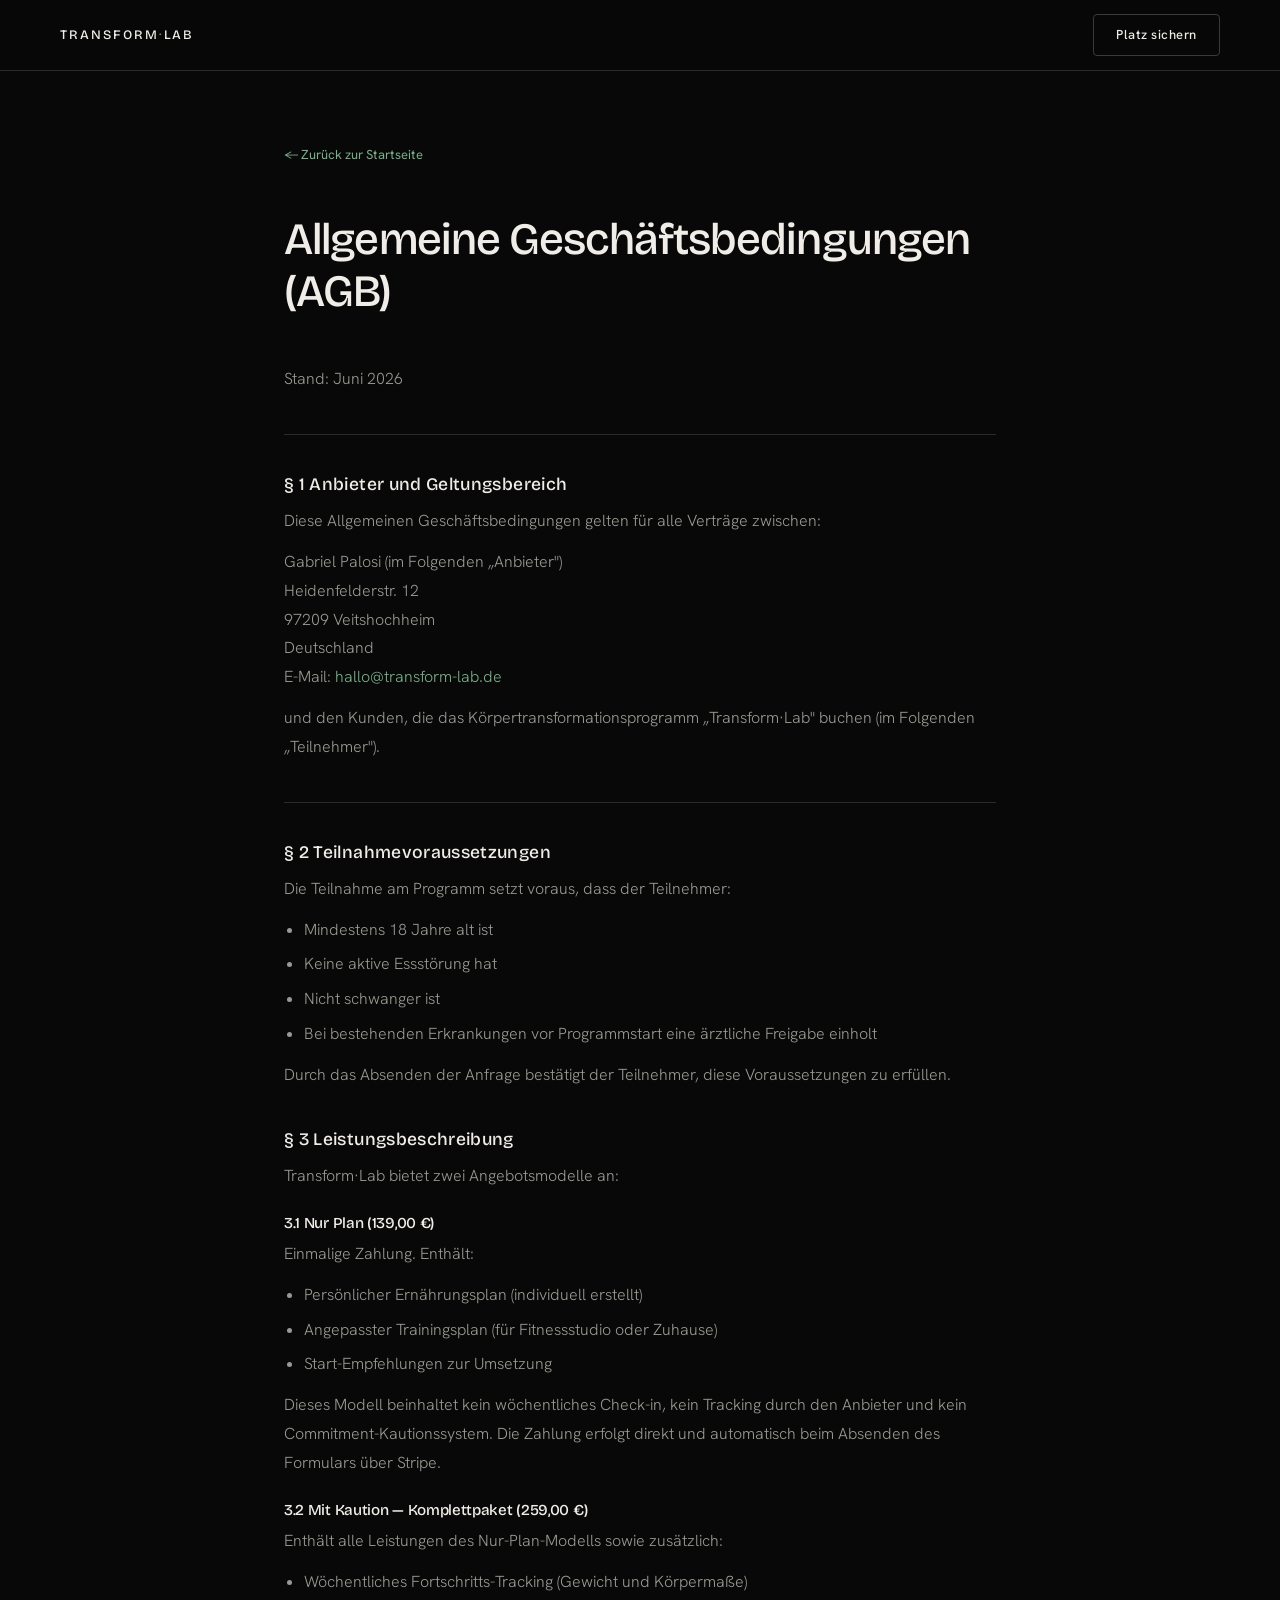
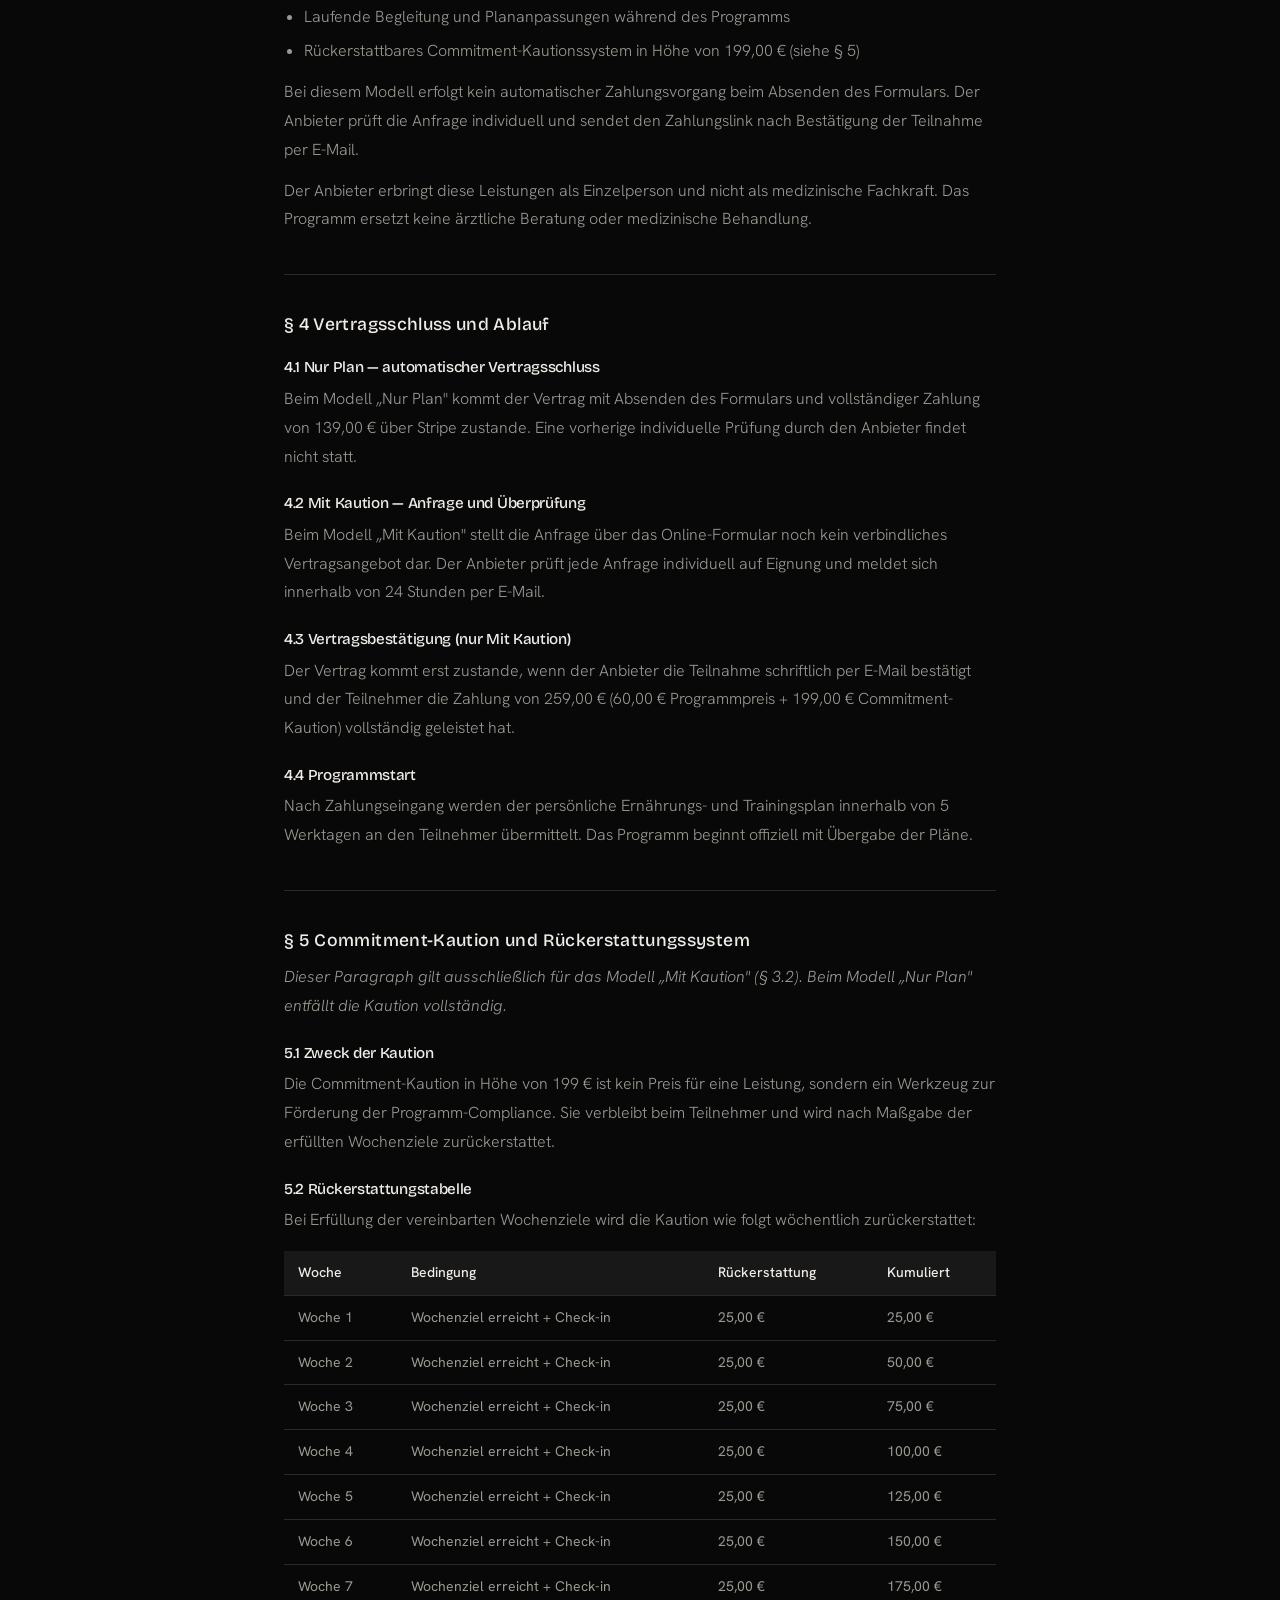
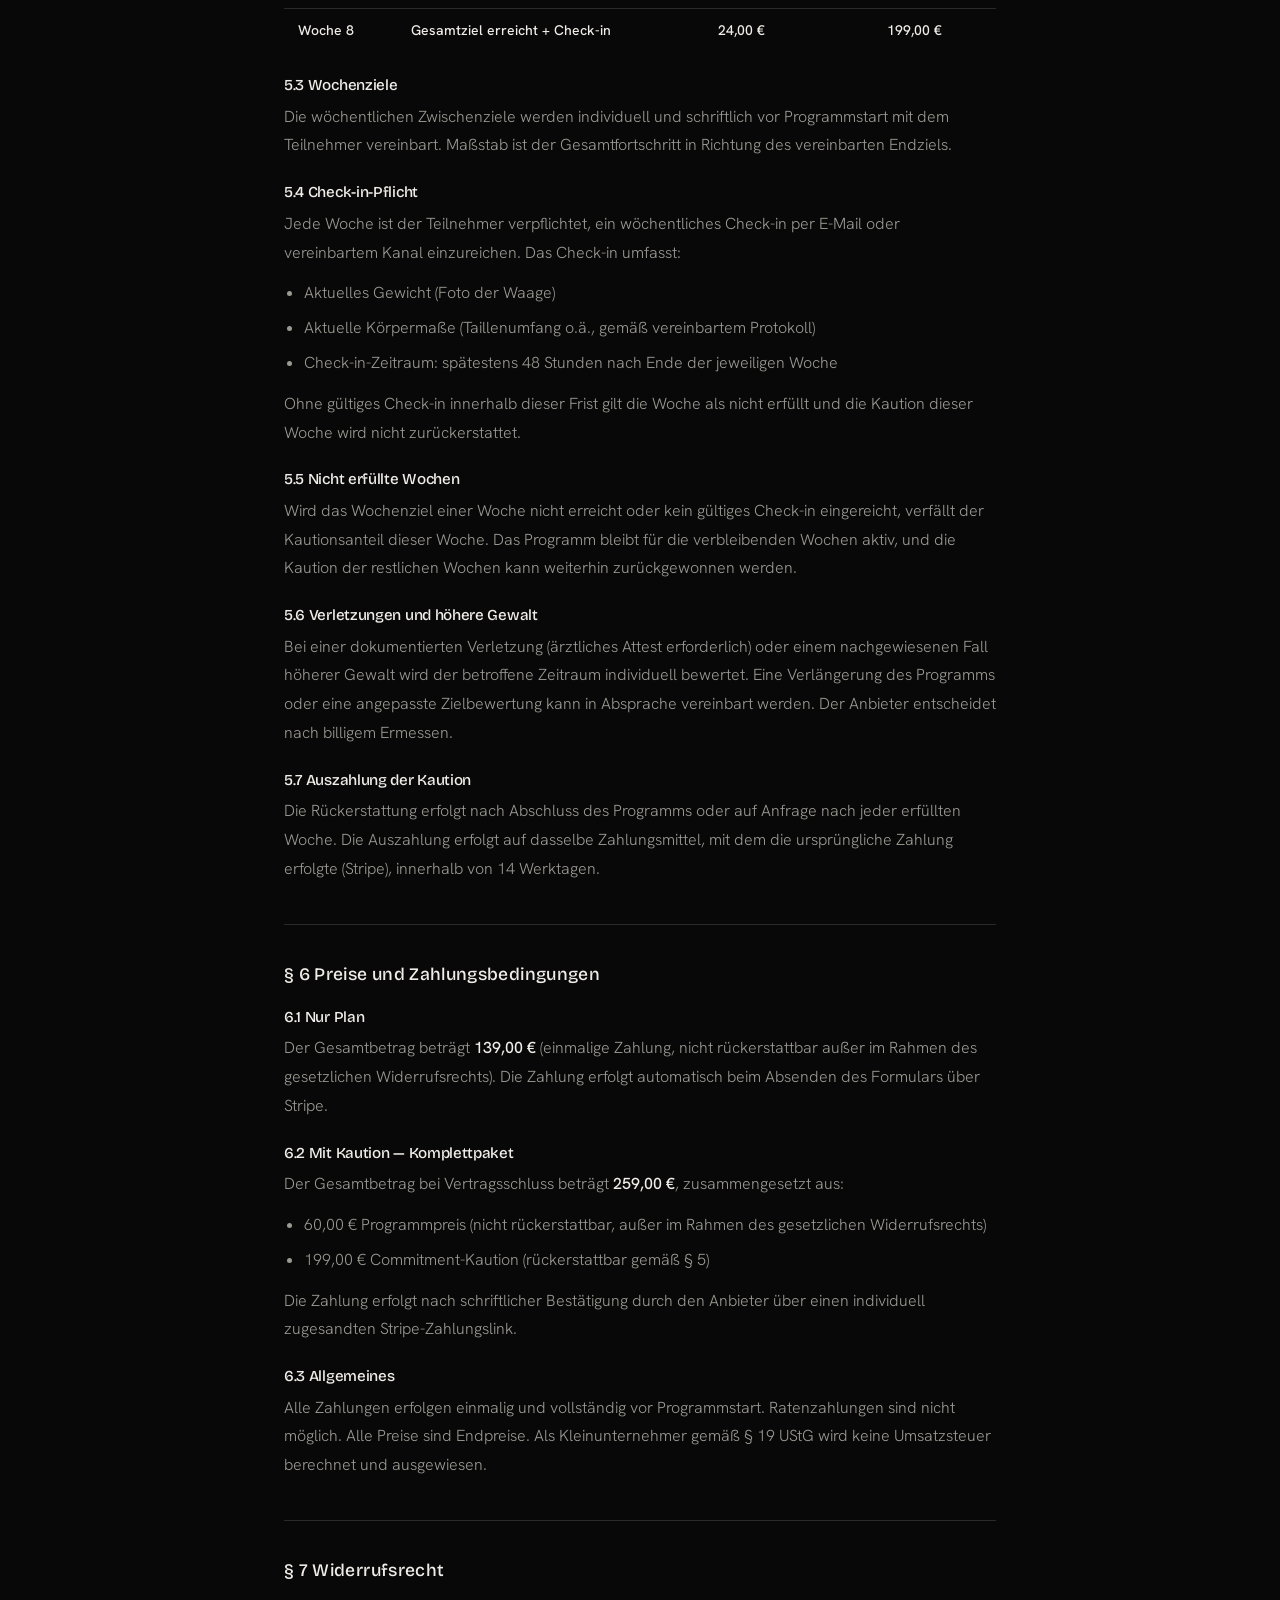
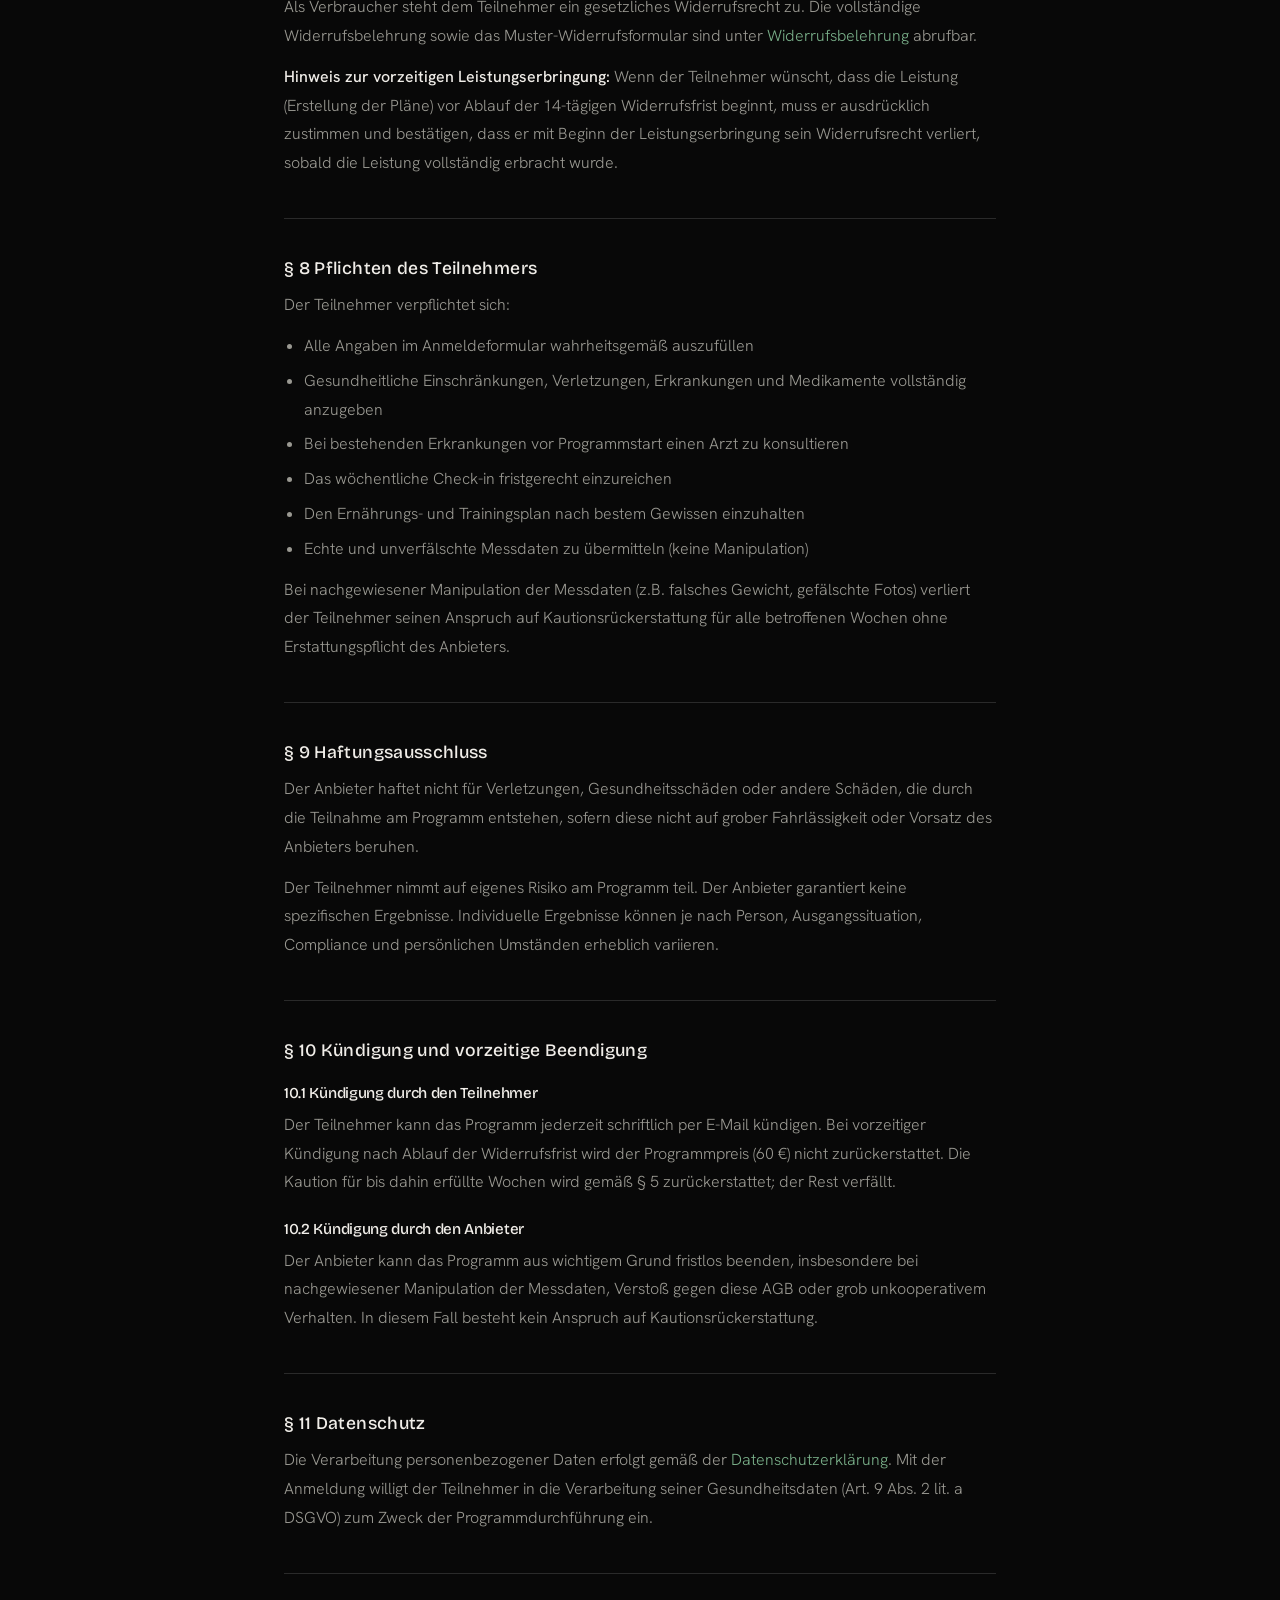
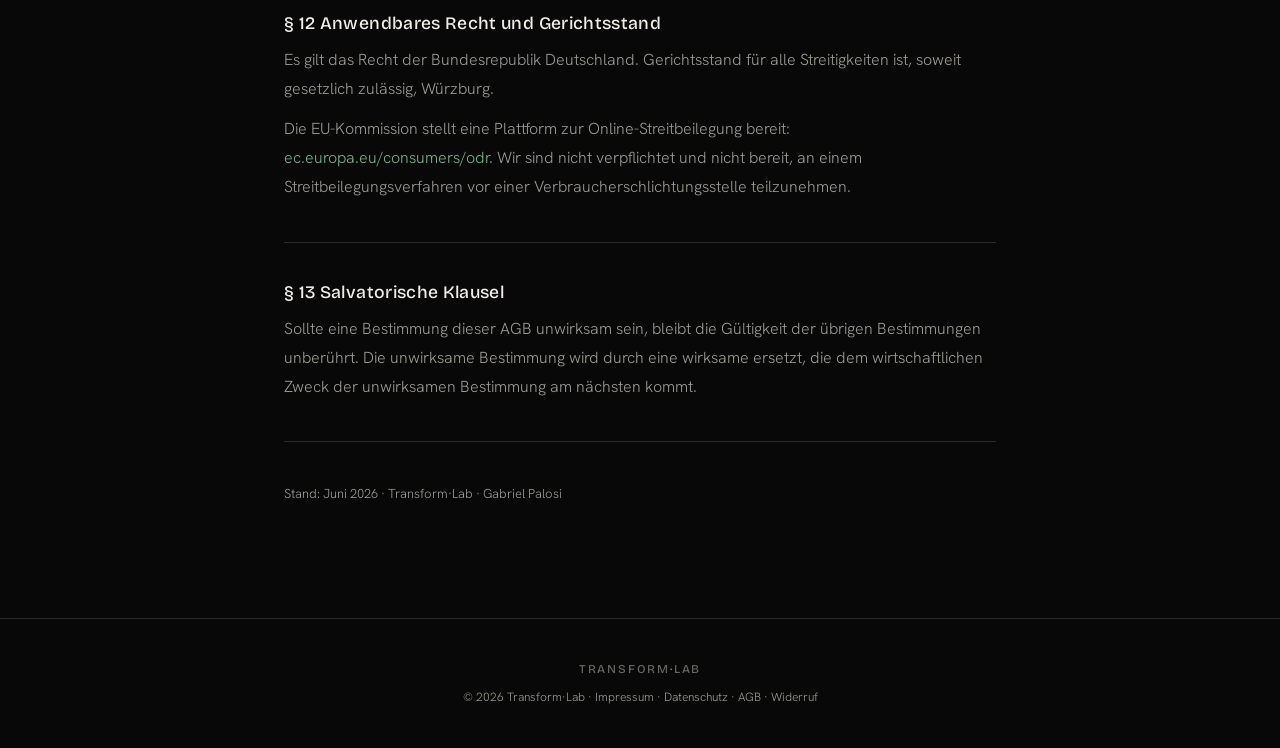
<file: agb.html>
<!DOCTYPE html>
<html lang="de">
<head>
  <meta charset="UTF-8">
  <meta name="viewport" content="width=device-width, initial-scale=1.0">
  <title>AGB — Transform·Lab</title>
  <meta name="robots" content="noindex, follow">
  <link rel="preconnect" href="https://fonts.googleapis.com">
  <link rel="preconnect" href="https://fonts.gstatic.com" crossorigin>
  <link href="https://fonts.googleapis.com/css2?family=Bricolage+Grotesque:opsz,wght@12..96,300;12..96,400;12..96,500&family=Hanken+Grotesk:wght@300;400;500&display=swap" rel="stylesheet">
  <link rel="stylesheet" href="css/styles.css?v=30">
  <style>
    .legal-page { max-width: 760px; margin: 0 auto; padding: 140px 24px 100px; }
    .legal-page h1 { font-size: clamp(2rem, 4vw, 2.8rem); margin-bottom: 48px; }
    .legal-page h2 { font-size: 1.1rem; font-weight: 500; color: var(--text); margin: 40px 0 12px; letter-spacing: .02em; }
    .legal-page h3 { font-size: .95rem; font-weight: 500; color: var(--text); margin: 24px 0 8px; }
    .legal-page p, .legal-page address { color: var(--text-muted); font-weight: 300; line-height: 1.8; font-style: normal; margin-bottom: 12px; }
    .legal-page ul, .legal-page ol { color: var(--text-muted); font-weight: 300; line-height: 1.8; padding-left: 20px; margin-bottom: 12px; }
    .legal-page li { margin-bottom: 6px; }
    .legal-page a { color: var(--green-light); text-decoration: none; }
    .legal-page a:hover { text-decoration: underline; }
    .legal-divider { border: none; border-top: 1px solid var(--border); margin: 40px 0; }
    .back-link { display: inline-flex; align-items: center; gap: 8px; color: var(--text-muted); font-size: 13px; text-decoration: none; margin-bottom: 48px; transition: color .2s; }
    .back-link:hover { color: var(--text); }
    .kaution-tabelle { width: 100%; border-collapse: collapse; margin: 16px 0 24px; font-size: 14px; }
    .kaution-tabelle th { text-align: left; padding: 10px 14px; background: var(--surface2); color: var(--text); font-weight: 500; border-bottom: 1px solid var(--border); }
    .kaution-tabelle td { padding: 10px 14px; border-bottom: 1px solid var(--border); color: var(--text-muted); }
    .kaution-tabelle tr:last-child td { border-bottom: none; font-weight: 500; color: var(--text); }
  </style>
</head>
<body>

  <header>
    <nav class="site-nav scrolled" aria-label="Navigation">
      <div class="nav-inner">
        <a href="index.html" class="logo">Transform<span>·</span>Lab</a>
        <a href="index.html#form" class="nav-cta">Platz sichern</a>
      </div>
    </nav>
  </header>

  <main>
    <div class="legal-page">

      <a href="index.html" class="back-link">← Zurück zur Startseite</a>

      <h1>Allgemeine Geschäftsbedingungen (AGB)</h1>

      <p>Stand: Juni 2026</p>

      <hr class="legal-divider">

      <h2>§ 1 Anbieter und Geltungsbereich</h2>
      <p>
        Diese Allgemeinen Geschäftsbedingungen gelten für alle Verträge zwischen:
      </p>
      <address>
        Gabriel Palosi (im Folgenden „Anbieter")<br>
        Heidenfelderstr. 12<br>
        97209 Veitshochheim<br>
        Deutschland<br>
        E-Mail: <a href="mailto:hallo@transform-lab.de">hallo@transform-lab.de</a>
      </address>
      <p>
        und den Kunden, die das Körpertransformationsprogramm „Transform·Lab"
        buchen (im Folgenden „Teilnehmer").
      </p>

      <hr class="legal-divider">

      <h2>§ 2 Teilnahmevoraussetzungen</h2>
      <p>
        Die Teilnahme am Programm setzt voraus, dass der Teilnehmer:
      </p>
      <ul>
        <li>Mindestens 18 Jahre alt ist</li>
        <li>Keine aktive Essstörung hat</li>
        <li>Nicht schwanger ist</li>
        <li>Bei bestehenden Erkrankungen vor Programmstart eine ärztliche Freigabe einholt</li>
      </ul>
      <p>
        Durch das Absenden der Anfrage bestätigt der Teilnehmer, diese Voraussetzungen zu erfüllen.
      </p>

      <h2>§ 3 Leistungsbeschreibung</h2>
      <p>Transform·Lab bietet zwei Angebotsmodelle an:</p>

      <h3>3.1 Nur Plan (139,00 €)</h3>
      <p>Einmalige Zahlung. Enthält:</p>
      <ul>
        <li>Persönlicher Ernährungsplan (individuell erstellt)</li>
        <li>Angepasster Trainingsplan (für Fitnessstudio oder Zuhause)</li>
        <li>Start-Empfehlungen zur Umsetzung</li>
      </ul>
      <p>
        Dieses Modell beinhaltet kein wöchentliches Check-in, kein Tracking durch den Anbieter
        und kein Commitment-Kautionssystem. Die Zahlung erfolgt direkt und automatisch beim
        Absenden des Formulars über Stripe.
      </p>

      <h3>3.2 Mit Kaution — Komplettpaket (259,00 €)</h3>
      <p>Enthält alle Leistungen des Nur-Plan-Modells sowie zusätzlich:</p>
      <ul>
        <li>Wöchentliches Fortschritts-Tracking (Gewicht und Körpermaße)</li>
        <li>Laufende Begleitung und Plananpassungen während des Programms</li>
        <li>Rückerstattbares Commitment-Kautionssystem in Höhe von 199,00 € (siehe § 5)</li>
      </ul>
      <p>
        Bei diesem Modell erfolgt kein automatischer Zahlungsvorgang beim Absenden des Formulars.
        Der Anbieter prüft die Anfrage individuell und sendet den Zahlungslink nach Bestätigung
        der Teilnahme per E-Mail.
      </p>

      <p>
        Der Anbieter erbringt diese Leistungen als Einzelperson und nicht als medizinische
        Fachkraft. Das Programm ersetzt keine ärztliche Beratung oder medizinische Behandlung.
      </p>

      <hr class="legal-divider">

      <h2>§ 4 Vertragsschluss und Ablauf</h2>

      <h3>4.1 Nur Plan — automatischer Vertragsschluss</h3>
      <p>
        Beim Modell „Nur Plan" kommt der Vertrag mit Absenden des Formulars und
        vollständiger Zahlung von 139,00 € über Stripe zustande. Eine vorherige
        individuelle Prüfung durch den Anbieter findet nicht statt.
      </p>

      <h3>4.2 Mit Kaution — Anfrage und Überprüfung</h3>
      <p>
        Beim Modell „Mit Kaution" stellt die Anfrage über das Online-Formular noch kein
        verbindliches Vertragsangebot dar. Der Anbieter prüft jede Anfrage individuell
        auf Eignung und meldet sich innerhalb von 24 Stunden per E-Mail.
      </p>

      <h3>4.3 Vertragsbestätigung (nur Mit Kaution)</h3>
      <p>
        Der Vertrag kommt erst zustande, wenn der Anbieter die Teilnahme schriftlich
        per E-Mail bestätigt und der Teilnehmer die Zahlung von 259,00 € (60,00 €
        Programmpreis + 199,00 € Commitment-Kaution) vollständig geleistet hat.
      </p>

      <h3>4.4 Programmstart</h3>
      <p>
        Nach Zahlungseingang werden der persönliche Ernährungs- und Trainingsplan
        innerhalb von 5 Werktagen an den Teilnehmer übermittelt. Das Programm
        beginnt offiziell mit Übergabe der Pläne.
      </p>

      <hr class="legal-divider">

      <h2>§ 5 Commitment-Kaution und Rückerstattungssystem</h2>

      <p><em>Dieser Paragraph gilt ausschließlich für das Modell „Mit Kaution" (§ 3.2). Beim Modell „Nur Plan" entfällt die Kaution vollständig.</em></p>

      <h3>5.1 Zweck der Kaution</h3>
      <p>
        Die Commitment-Kaution in Höhe von 199 € ist kein Preis für eine Leistung,
        sondern ein Werkzeug zur Förderung der Programm-Compliance. Sie verbleibt
        beim Teilnehmer und wird nach Maßgabe der erfüllten Wochenziele
        zurückerstattet.
      </p>

      <h3>5.2 Rückerstattungstabelle</h3>
      <p>
        Bei Erfüllung der vereinbarten Wochenziele wird die Kaution wie folgt
        wöchentlich zurückerstattet:
      </p>
      <table class="kaution-tabelle">
        <thead>
          <tr>
            <th>Woche</th>
            <th>Bedingung</th>
            <th>Rückerstattung</th>
            <th>Kumuliert</th>
          </tr>
        </thead>
        <tbody>
          <tr><td>Woche 1</td><td>Wochenziel erreicht + Check-in</td><td>25,00 €</td><td>25,00 €</td></tr>
          <tr><td>Woche 2</td><td>Wochenziel erreicht + Check-in</td><td>25,00 €</td><td>50,00 €</td></tr>
          <tr><td>Woche 3</td><td>Wochenziel erreicht + Check-in</td><td>25,00 €</td><td>75,00 €</td></tr>
          <tr><td>Woche 4</td><td>Wochenziel erreicht + Check-in</td><td>25,00 €</td><td>100,00 €</td></tr>
          <tr><td>Woche 5</td><td>Wochenziel erreicht + Check-in</td><td>25,00 €</td><td>125,00 €</td></tr>
          <tr><td>Woche 6</td><td>Wochenziel erreicht + Check-in</td><td>25,00 €</td><td>150,00 €</td></tr>
          <tr><td>Woche 7</td><td>Wochenziel erreicht + Check-in</td><td>25,00 €</td><td>175,00 €</td></tr>
          <tr><td>Woche 8</td><td>Gesamtziel erreicht + Check-in</td><td>24,00 €</td><td>199,00 €</td></tr>
        </tbody>
      </table>

      <h3>5.3 Wochenziele</h3>
      <p>
        Die wöchentlichen Zwischenziele werden individuell und schriftlich vor
        Programmstart mit dem Teilnehmer vereinbart. Maßstab ist der
        Gesamtfortschritt in Richtung des vereinbarten Endziels.
      </p>

      <h3>5.4 Check-in-Pflicht</h3>
      <p>
        Jede Woche ist der Teilnehmer verpflichtet, ein wöchentliches Check-in
        per E-Mail oder vereinbartem Kanal einzureichen. Das Check-in umfasst:
      </p>
      <ul>
        <li>Aktuelles Gewicht (Foto der Waage)</li>
        <li>Aktuelle Körpermaße (Taillenumfang o.ä., gemäß vereinbartem Protokoll)</li>
        <li>Check-in-Zeitraum: spätestens 48 Stunden nach Ende der jeweiligen Woche</li>
      </ul>
      <p>
        Ohne gültiges Check-in innerhalb dieser Frist gilt die Woche als nicht erfüllt
        und die Kaution dieser Woche wird nicht zurückerstattet.
      </p>

      <h3>5.5 Nicht erfüllte Wochen</h3>
      <p>
        Wird das Wochenziel einer Woche nicht erreicht oder kein gültiges Check-in
        eingereicht, verfällt der Kautionsanteil dieser Woche. Das Programm bleibt
        für die verbleibenden Wochen aktiv, und die Kaution der restlichen Wochen
        kann weiterhin zurückgewonnen werden.
      </p>

      <h3>5.6 Verletzungen und höhere Gewalt</h3>
      <p>
        Bei einer dokumentierten Verletzung (ärztliches Attest erforderlich) oder einem
        nachgewiesenen Fall höherer Gewalt wird der betroffene Zeitraum individuell
        bewertet. Eine Verlängerung des Programms oder eine angepasste Zielbewertung
        kann in Absprache vereinbart werden. Der Anbieter entscheidet nach billigem
        Ermessen.
      </p>

      <h3>5.7 Auszahlung der Kaution</h3>
      <p>
        Die Rückerstattung erfolgt nach Abschluss des Programms oder auf Anfrage nach
        jeder erfüllten Woche. Die Auszahlung erfolgt auf dasselbe Zahlungsmittel,
        mit dem die ursprüngliche Zahlung erfolgte (Stripe), innerhalb von 14 Werktagen.
      </p>

      <hr class="legal-divider">

      <h2>§ 6 Preise und Zahlungsbedingungen</h2>

      <h3>6.1 Nur Plan</h3>
      <p>
        Der Gesamtbetrag beträgt <strong>139,00 €</strong> (einmalige Zahlung, nicht
        rückerstattbar außer im Rahmen des gesetzlichen Widerrufsrechts).
        Die Zahlung erfolgt automatisch beim Absenden des Formulars über Stripe.
      </p>

      <h3>6.2 Mit Kaution — Komplettpaket</h3>
      <p>
        Der Gesamtbetrag bei Vertragsschluss beträgt <strong>259,00 €</strong>,
        zusammengesetzt aus:
      </p>
      <ul>
        <li>60,00 € Programmpreis (nicht rückerstattbar, außer im Rahmen des gesetzlichen Widerrufsrechts)</li>
        <li>199,00 € Commitment-Kaution (rückerstattbar gemäß § 5)</li>
      </ul>
      <p>
        Die Zahlung erfolgt nach schriftlicher Bestätigung durch den Anbieter über
        einen individuell zugesandten Stripe-Zahlungslink.
      </p>

      <h3>6.3 Allgemeines</h3>
      <p>
        Alle Zahlungen erfolgen einmalig und vollständig vor Programmstart.
        Ratenzahlungen sind nicht möglich. Alle Preise sind Endpreise.
        Als Kleinunternehmer gemäß § 19 UStG wird keine Umsatzsteuer berechnet
        und ausgewiesen.
      </p>

      <hr class="legal-divider">

      <h2>§ 7 Widerrufsrecht</h2>
      <p>
        Als Verbraucher steht dem Teilnehmer ein gesetzliches Widerrufsrecht zu.
        Die vollständige Widerrufsbelehrung sowie das Muster-Widerrufsformular
        sind unter <a href="widerruf.html">Widerrufsbelehrung</a> abrufbar.
      </p>
      <p>
        <strong>Hinweis zur vorzeitigen Leistungserbringung:</strong> Wenn der Teilnehmer
        wünscht, dass die Leistung (Erstellung der Pläne) vor Ablauf der 14-tägigen
        Widerrufsfrist beginnt, muss er ausdrücklich zustimmen und bestätigen, dass
        er mit Beginn der Leistungserbringung sein Widerrufsrecht verliert, sobald
        die Leistung vollständig erbracht wurde.
      </p>

      <hr class="legal-divider">

      <h2>§ 8 Pflichten des Teilnehmers</h2>
      <p>Der Teilnehmer verpflichtet sich:</p>
      <ul>
        <li>Alle Angaben im Anmeldeformular wahrheitsgemäß auszufüllen</li>
        <li>Gesundheitliche Einschränkungen, Verletzungen, Erkrankungen und Medikamente vollständig anzugeben</li>
        <li>Bei bestehenden Erkrankungen vor Programmstart einen Arzt zu konsultieren</li>
        <li>Das wöchentliche Check-in fristgerecht einzureichen</li>
        <li>Den Ernährungs- und Trainingsplan nach bestem Gewissen einzuhalten</li>
        <li>Echte und unverfälschte Messdaten zu übermitteln (keine Manipulation)</li>
      </ul>
      <p>
        Bei nachgewiesener Manipulation der Messdaten (z.B. falsches Gewicht, gefälschte
        Fotos) verliert der Teilnehmer seinen Anspruch auf Kautionsrückerstattung für
        alle betroffenen Wochen ohne Erstattungspflicht des Anbieters.
      </p>

      <hr class="legal-divider">

      <h2>§ 9 Haftungsausschluss</h2>
      <p>
        Der Anbieter haftet nicht für Verletzungen, Gesundheitsschäden oder andere
        Schäden, die durch die Teilnahme am Programm entstehen, sofern diese nicht
        auf grober Fahrlässigkeit oder Vorsatz des Anbieters beruhen.
      </p>
      <p>
        Der Teilnehmer nimmt auf eigenes Risiko am Programm teil. Der Anbieter
        garantiert keine spezifischen Ergebnisse. Individuelle Ergebnisse können
        je nach Person, Ausgangssituation, Compliance und persönlichen Umständen
        erheblich variieren.
      </p>

      <hr class="legal-divider">

      <h2>§ 10 Kündigung und vorzeitige Beendigung</h2>

      <h3>10.1 Kündigung durch den Teilnehmer</h3>
      <p>
        Der Teilnehmer kann das Programm jederzeit schriftlich per E-Mail kündigen.
        Bei vorzeitiger Kündigung nach Ablauf der Widerrufsfrist wird der Programmpreis
        (60 €) nicht zurückerstattet. Die Kaution für bis dahin erfüllte Wochen wird
        gemäß § 5 zurückerstattet; der Rest verfällt.
      </p>

      <h3>10.2 Kündigung durch den Anbieter</h3>
      <p>
        Der Anbieter kann das Programm aus wichtigem Grund fristlos beenden,
        insbesondere bei nachgewiesener Manipulation der Messdaten, Verstoß gegen
        diese AGB oder grob unkooperativem Verhalten. In diesem Fall besteht kein
        Anspruch auf Kautionsrückerstattung.
      </p>

      <hr class="legal-divider">

      <h2>§ 11 Datenschutz</h2>
      <p>
        Die Verarbeitung personenbezogener Daten erfolgt gemäß der
        <a href="datenschutz.html">Datenschutzerklärung</a>. Mit der Anmeldung
        willigt der Teilnehmer in die Verarbeitung seiner Gesundheitsdaten
        (Art. 9 Abs. 2 lit. a DSGVO) zum Zweck der Programmdurchführung ein.
      </p>

      <hr class="legal-divider">

      <h2>§ 12 Anwendbares Recht und Gerichtsstand</h2>
      <p>
        Es gilt das Recht der Bundesrepublik Deutschland. Gerichtsstand für alle
        Streitigkeiten ist, soweit gesetzlich zulässig, Würzburg.
      </p>
      <p>
        Die EU-Kommission stellt eine Plattform zur Online-Streitbeilegung bereit:
        <a href="https://ec.europa.eu/consumers/odr/" target="_blank" rel="noopener">ec.europa.eu/consumers/odr</a>.
        Wir sind nicht verpflichtet und nicht bereit, an einem Streitbeilegungsverfahren
        vor einer Verbraucherschlichtungsstelle teilzunehmen.
      </p>

      <hr class="legal-divider">

      <h2>§ 13 Salvatorische Klausel</h2>
      <p>
        Sollte eine Bestimmung dieser AGB unwirksam sein, bleibt die Gültigkeit
        der übrigen Bestimmungen unberührt. Die unwirksame Bestimmung wird durch
        eine wirksame ersetzt, die dem wirtschaftlichen Zweck der unwirksamen
        Bestimmung am nächsten kommt.
      </p>

      <hr class="legal-divider">

      <p style="font-size:13px; margin-top: 40px;">Stand: Juni 2026 · Transform·Lab · Gabriel Palosi</p>

    </div>
  </main>

  <footer class="site-footer">
    <div class="container footer-inner">
      <a href="index.html" class="logo" style="font-size:12px;letter-spacing:.15em">Transform<span>·</span>Lab</a>
      <p>© 2026 Transform·Lab ·
        <a href="impressum.html" style="color:var(--text-muted)">Impressum</a> ·
        <a href="datenschutz.html" style="color:var(--text-muted)">Datenschutz</a> ·
        <a href="agb.html" style="color:var(--text-muted)">AGB</a> ·
        <a href="widerruf.html" style="color:var(--text-muted)">Widerruf</a>
      </p>
    </div>
  </footer>

</body>
</html>
</file>
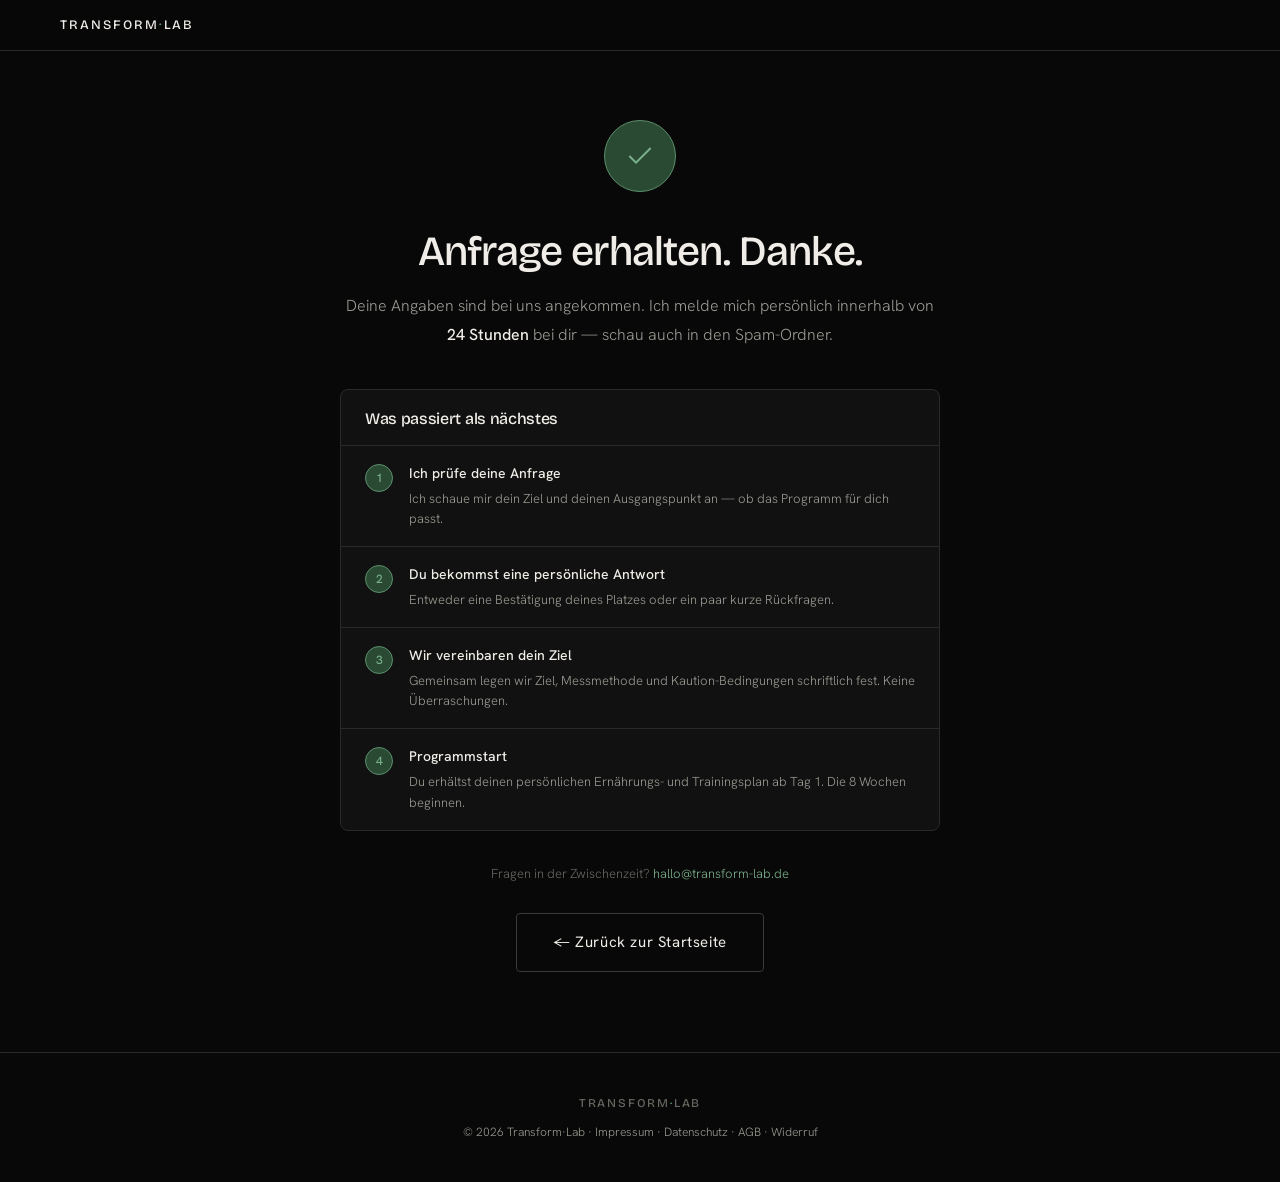
<file: danke.html>
<!DOCTYPE html>
<html lang="de">
<head>
  <meta charset="UTF-8">
  <meta name="viewport" content="width=device-width, initial-scale=1.0">
  <title>Danke — Transform·Lab</title>
  <meta name="robots" content="noindex, follow">
  <link rel="preconnect" href="https://fonts.googleapis.com">
  <link rel="preconnect" href="https://fonts.gstatic.com" crossorigin>
  <link href="https://fonts.googleapis.com/css2?family=Bricolage+Grotesque:opsz,wght@12..96,300;12..96,400;12..96,500&family=Hanken+Grotesk:wght@300;400;500&display=swap" rel="stylesheet">
  <link rel="stylesheet" href="css/styles.css?v=26">
  <style>
    .danke-page {
      min-height: 100vh;
      display: flex;
      align-items: center;
      justify-content: center;
      padding: 120px 24px 80px;
    }
    .danke-inner {
      max-width: 600px;
      text-align: center;
    }
    .danke-icon {
      width: 72px; height: 72px;
      border-radius: 50%;
      background: var(--green-dim);
      display: flex; align-items: center; justify-content: center;
      margin: 0 auto 36px;
      border: 1px solid var(--green);
    }
    .danke-icon svg { width: 32px; height: 32px; color: var(--green-light); }
    .danke-inner h1 { font-size: clamp(1.8rem, 4vw, 2.6rem); margin-bottom: 16px; }
    .danke-inner .lead {
      font-size: 16px; line-height: 1.8;
      color: var(--text-muted); margin-bottom: 40px;
    }
    .danke-inner .lead strong { color: var(--text); }
    .next-steps {
      background: var(--surface);
      border: 1px solid var(--border);
      border-radius: var(--radius-lg);
      overflow: hidden;
      margin-bottom: 32px;
      text-align: left;
    }
    .ns-header {
      padding: 20px 24px 16px;
      border-bottom: 1px solid var(--border);
    }
    .ns-header h3 {
      font-size: 1rem; font-family: var(--font-display);
      color: var(--text); margin: 0;
    }
    .ns-step {
      display: flex; gap: 16px; align-items: flex-start;
      padding: 16px 24px;
      border-bottom: 1px solid var(--border);
    }
    .ns-step:last-child { border-bottom: none; }
    .ns-num {
      width: 28px; height: 28px; border-radius: 50%;
      background: var(--green-dim); border: 1px solid var(--green);
      display: flex; align-items: center; justify-content: center;
      font-size: 12px; font-weight: 500; color: var(--green-light);
      flex-shrink: 0; margin-top: 2px;
    }
    .ns-content strong { display: block; font-size: 14px; color: var(--text); margin-bottom: 3px; }
    .ns-content p { font-size: 13px; color: var(--text-muted); line-height: 1.6; margin: 0; }
    .danke-contact {
      font-size: 13px; color: var(--text-dim); margin-bottom: 28px;
    }
    .danke-contact a { color: var(--green-light); text-decoration: none; }
    .danke-cta { display: inline-block; }
  </style>
</head>
<body>

  <header>
    <nav class="site-nav scrolled" aria-label="Navigation">
      <div class="nav-inner">
        <a href="index.html" class="logo">Transform<span>·</span>Lab</a>
      </div>
    </nav>
  </header>

  <main>
    <div class="danke-page">
      <div class="danke-inner">

        <div class="danke-icon" aria-hidden="true">
          <svg viewBox="0 0 24 24" fill="none" stroke="currentColor" stroke-width="1.5">
            <polyline points="20 6 9 17 4 12"/>
          </svg>
        </div>

        <h1>Anfrage erhalten. Danke.</h1>

        <p class="lead">
          Deine Angaben sind bei uns angekommen.
          Ich melde mich persönlich innerhalb von <strong>24 Stunden</strong> bei dir —
          schau auch in den Spam-Ordner.
        </p>

        <div class="next-steps">
          <div class="ns-header">
            <h3>Was passiert als nächstes</h3>
          </div>
          <div class="ns-step">
            <div class="ns-num">1</div>
            <div class="ns-content">
              <strong>Ich prüfe deine Anfrage</strong>
              <p>Ich schaue mir dein Ziel und deinen Ausgangspunkt an — ob das Programm für dich passt.</p>
            </div>
          </div>
          <div class="ns-step">
            <div class="ns-num">2</div>
            <div class="ns-content">
              <strong>Du bekommst eine persönliche Antwort</strong>
              <p>Entweder eine Bestätigung deines Platzes oder ein paar kurze Rückfragen.</p>
            </div>
          </div>
          <div class="ns-step">
            <div class="ns-num">3</div>
            <div class="ns-content">
              <strong>Wir vereinbaren dein Ziel</strong>
              <p>Gemeinsam legen wir Ziel, Messmethode und Kaution-Bedingungen schriftlich fest. Keine Überraschungen.</p>
            </div>
          </div>
          <div class="ns-step">
            <div class="ns-num">4</div>
            <div class="ns-content">
              <strong>Programmstart</strong>
              <p>Du erhältst deinen persönlichen Ernährungs- und Trainingsplan ab Tag 1. Die 8 Wochen beginnen.</p>
            </div>
          </div>
        </div>

        <p class="danke-contact">
          Fragen in der Zwischenzeit?
          <a href="mailto:hallo@transform-lab.de">hallo@transform-lab.de</a>
        </p>

        <a href="index.html" class="btn-secondary danke-cta">← Zurück zur Startseite</a>

      </div>
    </div>
  </main>

  <footer class="site-footer">
    <div class="container footer-inner">
      <a href="index.html" class="logo" style="font-size:12px;letter-spacing:.15em">Transform<span>·</span>Lab</a>
      <p>© 2026 Transform·Lab ·
        <a href="impressum.html" style="color:var(--text-muted)">Impressum</a> ·
        <a href="datenschutz.html" style="color:var(--text-muted)">Datenschutz</a> ·
        <a href="agb.html" style="color:var(--text-muted)">AGB</a> ·
        <a href="widerruf.html" style="color:var(--text-muted)">Widerruf</a>
      </p>
    </div>
  </footer>

</body>
</html>
</file>
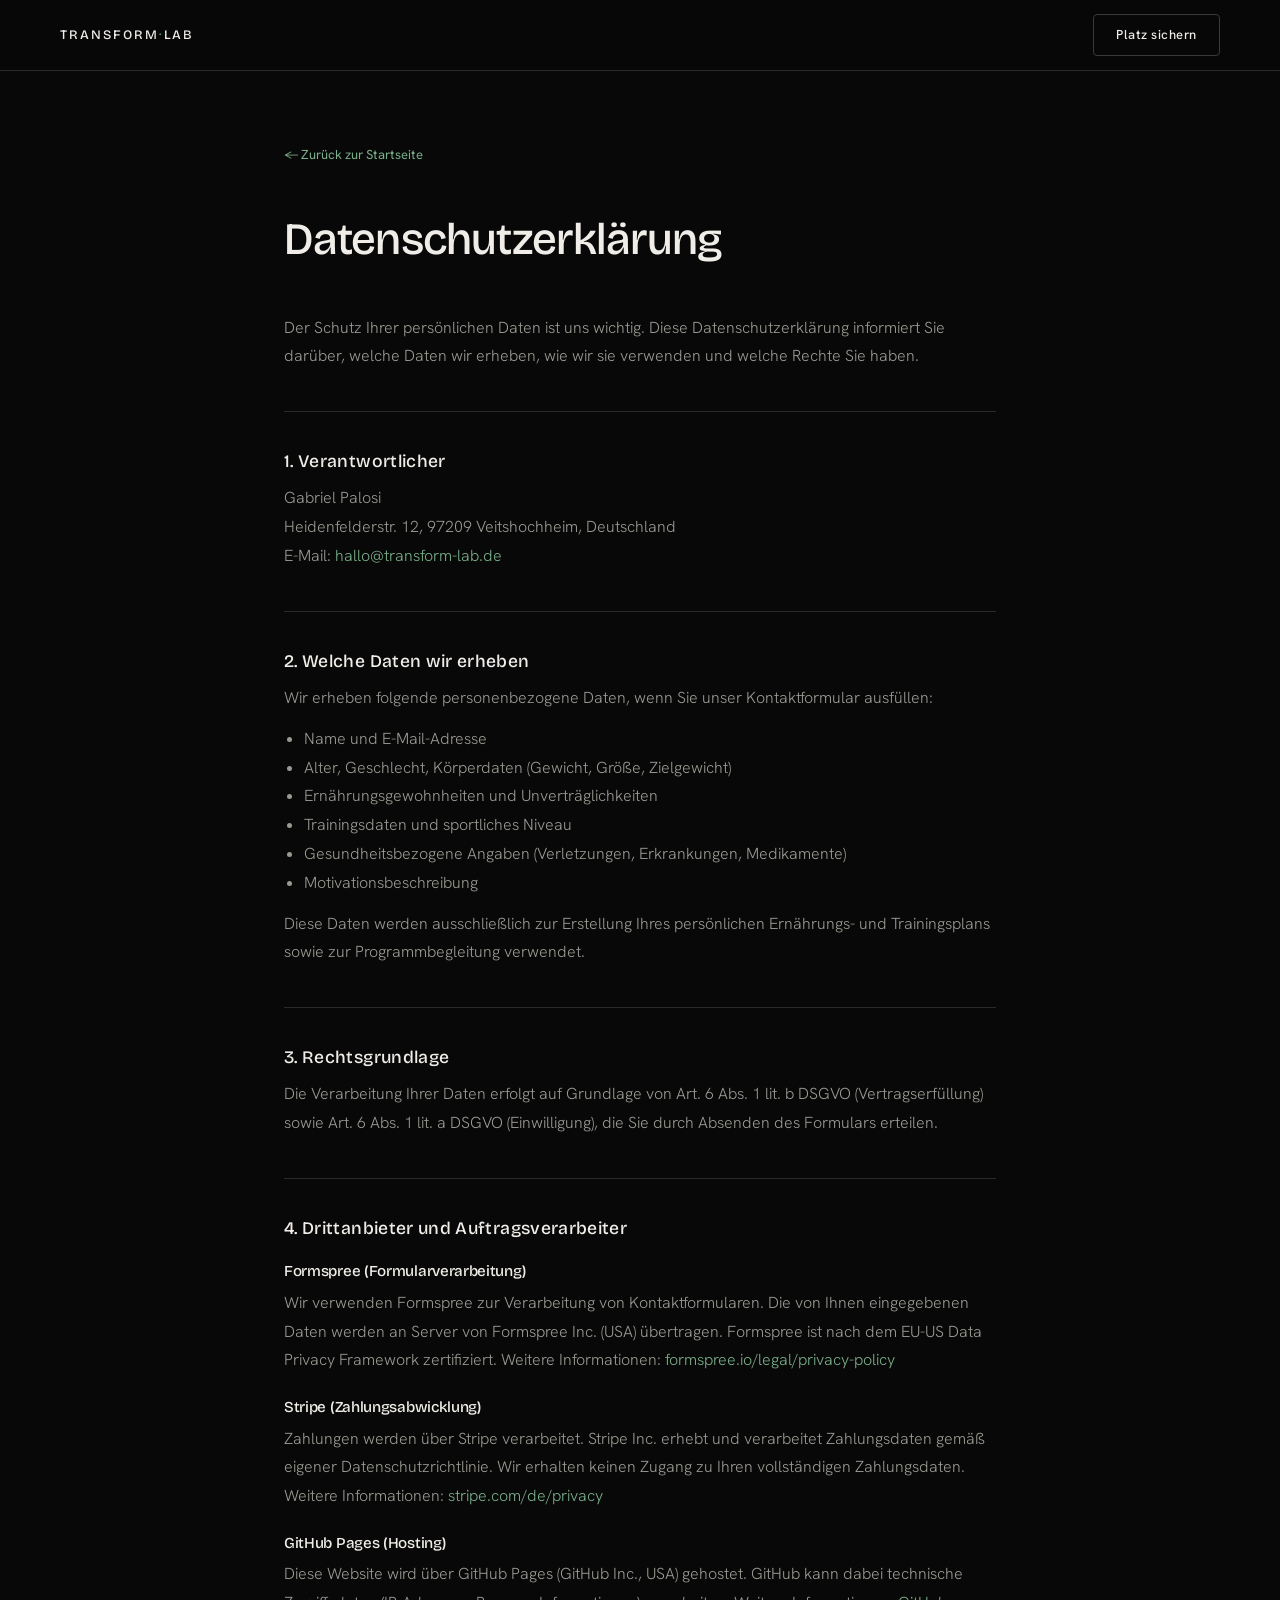
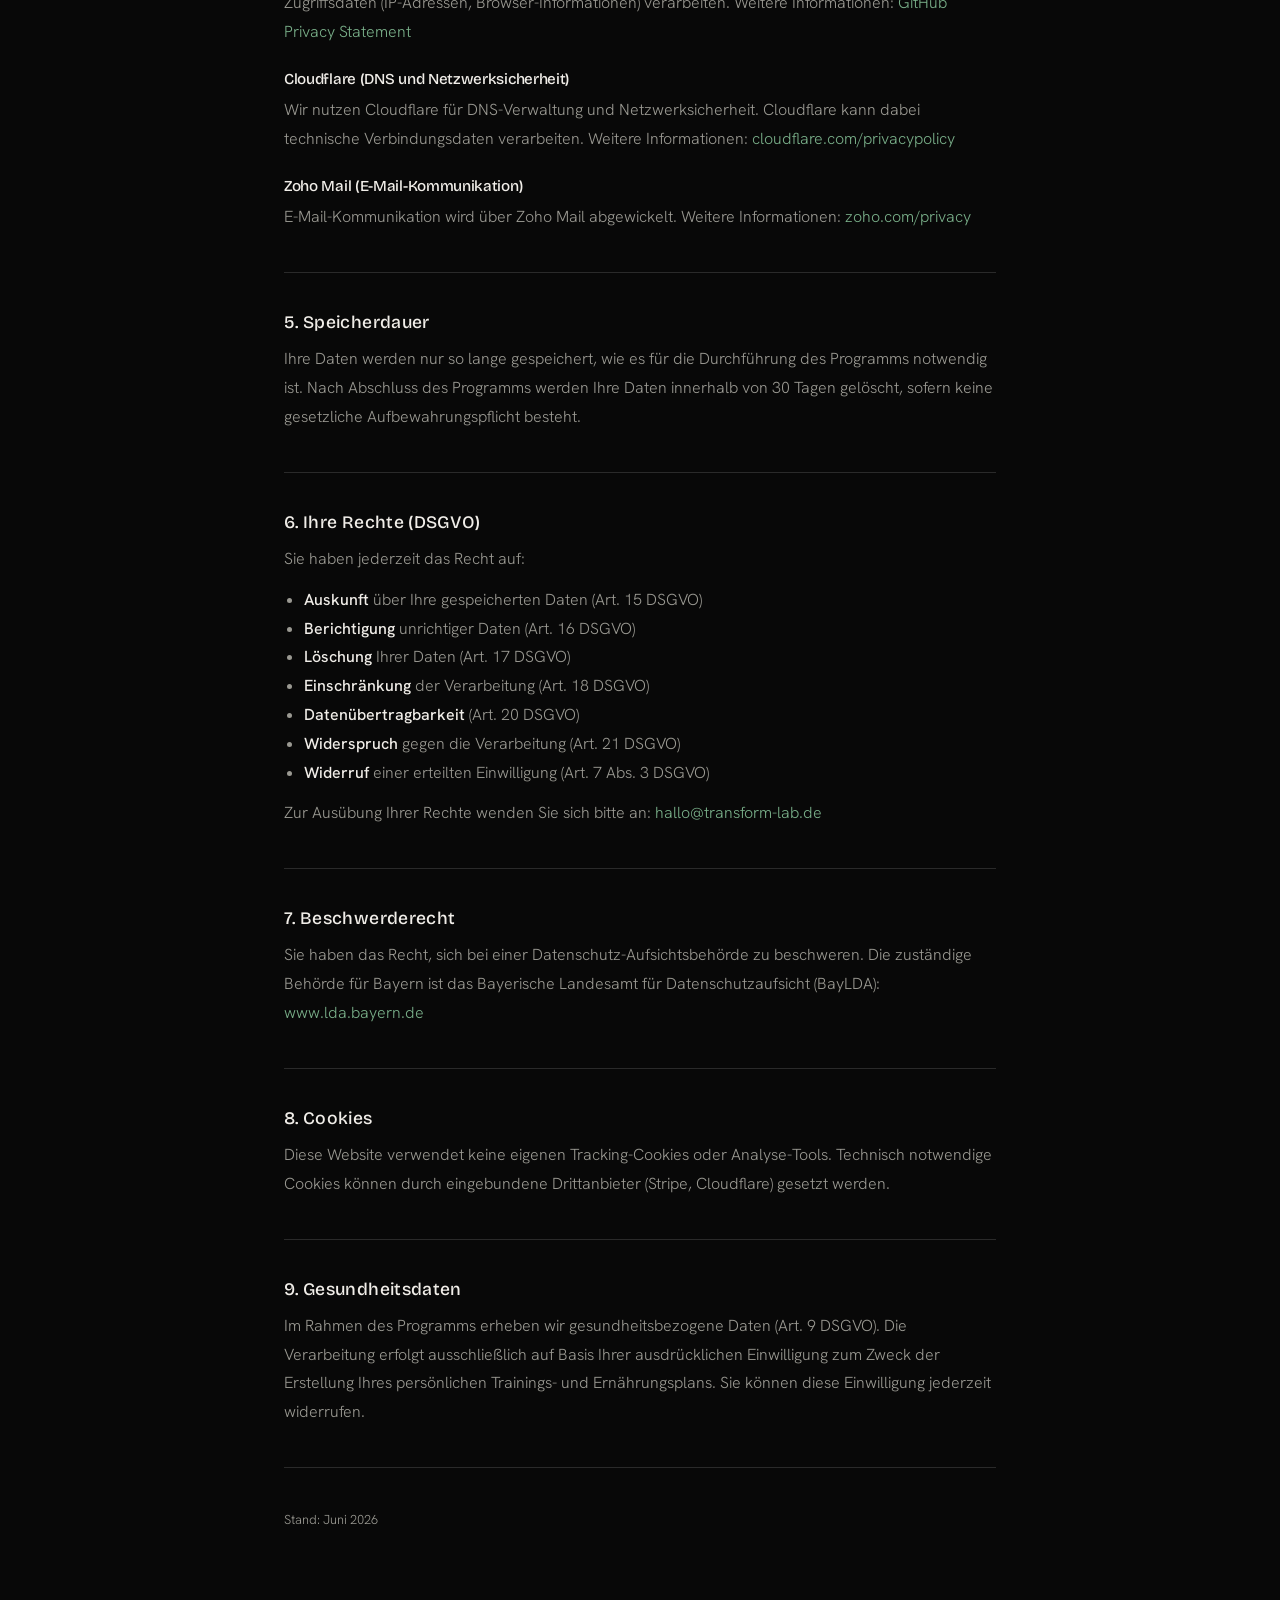
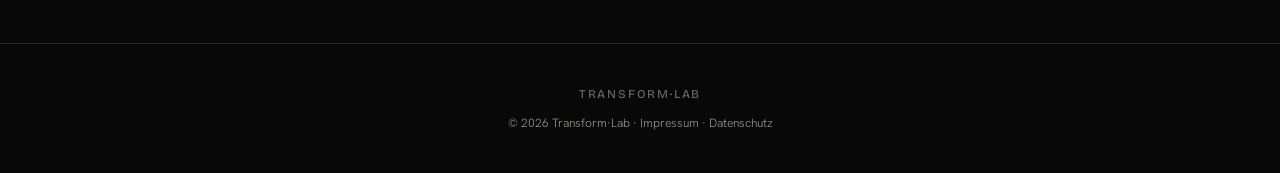
<file: datenschutz.html>
<!DOCTYPE html>
<html lang="de">
<head>
  <meta charset="UTF-8">
  <meta name="viewport" content="width=device-width, initial-scale=1.0">
  <title>Datenschutzerklärung — Transform·Lab</title>
  <meta name="robots" content="noindex, follow">
  <link rel="preconnect" href="https://fonts.googleapis.com">
  <link rel="preconnect" href="https://fonts.gstatic.com" crossorigin>
  <link href="https://fonts.googleapis.com/css2?family=Bricolage+Grotesque:opsz,wght@12..96,300;12..96,400;12..96,500&family=Hanken+Grotesk:wght@300;400;500&display=swap" rel="stylesheet">
  <link rel="stylesheet" href="css/styles.css?v=4">
  <style>
    .legal-page { max-width: 760px; margin: 0 auto; padding: 140px 24px 100px; }
    .legal-page h1 { font-size: clamp(2rem, 4vw, 2.8rem); margin-bottom: 48px; }
    .legal-page h2 { font-size: 1.1rem; font-weight: 500; color: var(--text); margin: 40px 0 12px; letter-spacing: .02em; }
    .legal-page h3 { font-size: .95rem; font-weight: 500; color: var(--text); margin: 24px 0 8px; }
    .legal-page p { color: var(--text-muted); font-weight: 300; line-height: 1.8; margin-bottom: 12px; }
    .legal-page ul { color: var(--text-muted); font-weight: 300; line-height: 1.8; padding-left: 20px; margin-bottom: 12px; }
    .legal-page a { color: var(--green-light); text-decoration: none; }
    .legal-page a:hover { text-decoration: underline; }
    .legal-divider { border: none; border-top: 1px solid var(--border); margin: 40px 0; }
    .back-link { display: inline-flex; align-items: center; gap: 8px; color: var(--text-muted); font-size: 13px; text-decoration: none; margin-bottom: 48px; transition: color .2s; }
    .back-link:hover { color: var(--text); }
  </style>
</head>
<body>

  <header>
    <nav class="site-nav scrolled" aria-label="Navigation">
      <div class="nav-inner">
        <a href="index.html" class="logo">Transform<span>·</span>Lab</a>
        <a href="index.html#form" class="nav-cta">Platz sichern</a>
      </div>
    </nav>
  </header>

  <main>
    <div class="legal-page">

      <a href="index.html" class="back-link">← Zurück zur Startseite</a>

      <h1>Datenschutzerklärung</h1>

      <p>
        Der Schutz Ihrer persönlichen Daten ist uns wichtig. Diese Datenschutzerklärung informiert Sie darüber,
        welche Daten wir erheben, wie wir sie verwenden und welche Rechte Sie haben.
      </p>

      <hr class="legal-divider">

      <h2>1. Verantwortlicher</h2>
      <p>
        Gabriel Palosi<br>
        Heidenfelderstr. 12, 97209 Veitshochheim, Deutschland<br>
        E-Mail: <a href="mailto:hallo@transform-lab.de">hallo@transform-lab.de</a>
      </p>

      <hr class="legal-divider">

      <h2>2. Welche Daten wir erheben</h2>
      <p>Wir erheben folgende personenbezogene Daten, wenn Sie unser Kontaktformular ausfüllen:</p>
      <ul>
        <li>Name und E-Mail-Adresse</li>
        <li>Alter, Geschlecht, Körperdaten (Gewicht, Größe, Zielgewicht)</li>
        <li>Ernährungsgewohnheiten und Unverträglichkeiten</li>
        <li>Trainingsdaten und sportliches Niveau</li>
        <li>Gesundheitsbezogene Angaben (Verletzungen, Erkrankungen, Medikamente)</li>
        <li>Motivationsbeschreibung</li>
      </ul>
      <p>
        Diese Daten werden ausschließlich zur Erstellung Ihres persönlichen Ernährungs- und Trainingsplans
        sowie zur Programmbegleitung verwendet.
      </p>

      <hr class="legal-divider">

      <h2>3. Rechtsgrundlage</h2>
      <p>
        Die Verarbeitung Ihrer Daten erfolgt auf Grundlage von Art. 6 Abs. 1 lit. b DSGVO (Vertragserfüllung)
        sowie Art. 6 Abs. 1 lit. a DSGVO (Einwilligung), die Sie durch Absenden des Formulars erteilen.
      </p>

      <hr class="legal-divider">

      <h2>4. Drittanbieter und Auftragsverarbeiter</h2>

      <h3>Formspree (Formularverarbeitung)</h3>
      <p>
        Wir verwenden Formspree zur Verarbeitung von Kontaktformularen. Die von Ihnen eingegebenen Daten
        werden an Server von Formspree Inc. (USA) übertragen. Formspree ist nach dem EU-US Data Privacy
        Framework zertifiziert. Weitere Informationen: <a href="https://formspree.io/legal/privacy-policy/" target="_blank" rel="noopener">formspree.io/legal/privacy-policy</a>
      </p>

      <h3>Stripe (Zahlungsabwicklung)</h3>
      <p>
        Zahlungen werden über Stripe verarbeitet. Stripe Inc. erhebt und verarbeitet Zahlungsdaten gemäß
        eigener Datenschutzrichtlinie. Wir erhalten keinen Zugang zu Ihren vollständigen Zahlungsdaten.
        Weitere Informationen: <a href="https://stripe.com/de/privacy" target="_blank" rel="noopener">stripe.com/de/privacy</a>
      </p>

      <h3>GitHub Pages (Hosting)</h3>
      <p>
        Diese Website wird über GitHub Pages (GitHub Inc., USA) gehostet. GitHub kann dabei technische
        Zugriffsdaten (IP-Adressen, Browser-Informationen) verarbeiten.
        Weitere Informationen: <a href="https://docs.github.com/de/site-policy/privacy-policies/github-general-privacy-statement" target="_blank" rel="noopener">GitHub Privacy Statement</a>
      </p>

      <h3>Cloudflare (DNS und Netzwerksicherheit)</h3>
      <p>
        Wir nutzen Cloudflare für DNS-Verwaltung und Netzwerksicherheit. Cloudflare kann dabei
        technische Verbindungsdaten verarbeiten.
        Weitere Informationen: <a href="https://www.cloudflare.com/de-de/privacypolicy/" target="_blank" rel="noopener">cloudflare.com/privacypolicy</a>
      </p>

      <h3>Zoho Mail (E-Mail-Kommunikation)</h3>
      <p>
        E-Mail-Kommunikation wird über Zoho Mail abgewickelt.
        Weitere Informationen: <a href="https://www.zoho.com/privacy.html" target="_blank" rel="noopener">zoho.com/privacy</a>
      </p>

      <hr class="legal-divider">

      <h2>5. Speicherdauer</h2>
      <p>
        Ihre Daten werden nur so lange gespeichert, wie es für die Durchführung des Programms notwendig ist.
        Nach Abschluss des Programms werden Ihre Daten innerhalb von 30 Tagen gelöscht, sofern keine
        gesetzliche Aufbewahrungspflicht besteht.
      </p>

      <hr class="legal-divider">

      <h2>6. Ihre Rechte (DSGVO)</h2>
      <p>Sie haben jederzeit das Recht auf:</p>
      <ul>
        <li><strong>Auskunft</strong> über Ihre gespeicherten Daten (Art. 15 DSGVO)</li>
        <li><strong>Berichtigung</strong> unrichtiger Daten (Art. 16 DSGVO)</li>
        <li><strong>Löschung</strong> Ihrer Daten (Art. 17 DSGVO)</li>
        <li><strong>Einschränkung</strong> der Verarbeitung (Art. 18 DSGVO)</li>
        <li><strong>Datenübertragbarkeit</strong> (Art. 20 DSGVO)</li>
        <li><strong>Widerspruch</strong> gegen die Verarbeitung (Art. 21 DSGVO)</li>
        <li><strong>Widerruf</strong> einer erteilten Einwilligung (Art. 7 Abs. 3 DSGVO)</li>
      </ul>
      <p>
        Zur Ausübung Ihrer Rechte wenden Sie sich bitte an:
        <a href="mailto:hallo@transform-lab.de">hallo@transform-lab.de</a>
      </p>

      <hr class="legal-divider">

      <h2>7. Beschwerderecht</h2>
      <p>
        Sie haben das Recht, sich bei einer Datenschutz-Aufsichtsbehörde zu beschweren.
        Die zuständige Behörde für Bayern ist das Bayerische Landesamt für Datenschutzaufsicht (BayLDA):
        <a href="https://www.lda.bayern.de" target="_blank" rel="noopener">www.lda.bayern.de</a>
      </p>

      <hr class="legal-divider">

      <h2>8. Cookies</h2>
      <p>
        Diese Website verwendet keine eigenen Tracking-Cookies oder Analyse-Tools.
        Technisch notwendige Cookies können durch eingebundene Drittanbieter (Stripe, Cloudflare)
        gesetzt werden.
      </p>

      <hr class="legal-divider">

      <h2>9. Gesundheitsdaten</h2>
      <p>
        Im Rahmen des Programms erheben wir gesundheitsbezogene Daten (Art. 9 DSGVO). Die Verarbeitung
        erfolgt ausschließlich auf Basis Ihrer ausdrücklichen Einwilligung zum Zweck der Erstellung
        Ihres persönlichen Trainings- und Ernährungsplans. Sie können diese Einwilligung jederzeit
        widerrufen.
      </p>

      <hr class="legal-divider">

      <p style="font-size:13px; margin-top: 40px;">Stand: Juni 2026</p>

    </div>
  </main>

  <footer class="site-footer">
    <div class="container footer-inner">
      <a href="index.html" class="logo" style="font-size:12px;letter-spacing:.15em">Transform<span>·</span>Lab</a>
      <p>© 2026 Transform·Lab · <a href="impressum.html" style="color:var(--text-muted)">Impressum</a> · <a href="datenschutz.html" style="color:var(--text-muted)">Datenschutz</a></p>
    </div>
  </footer>

</body>
</html>
</file>
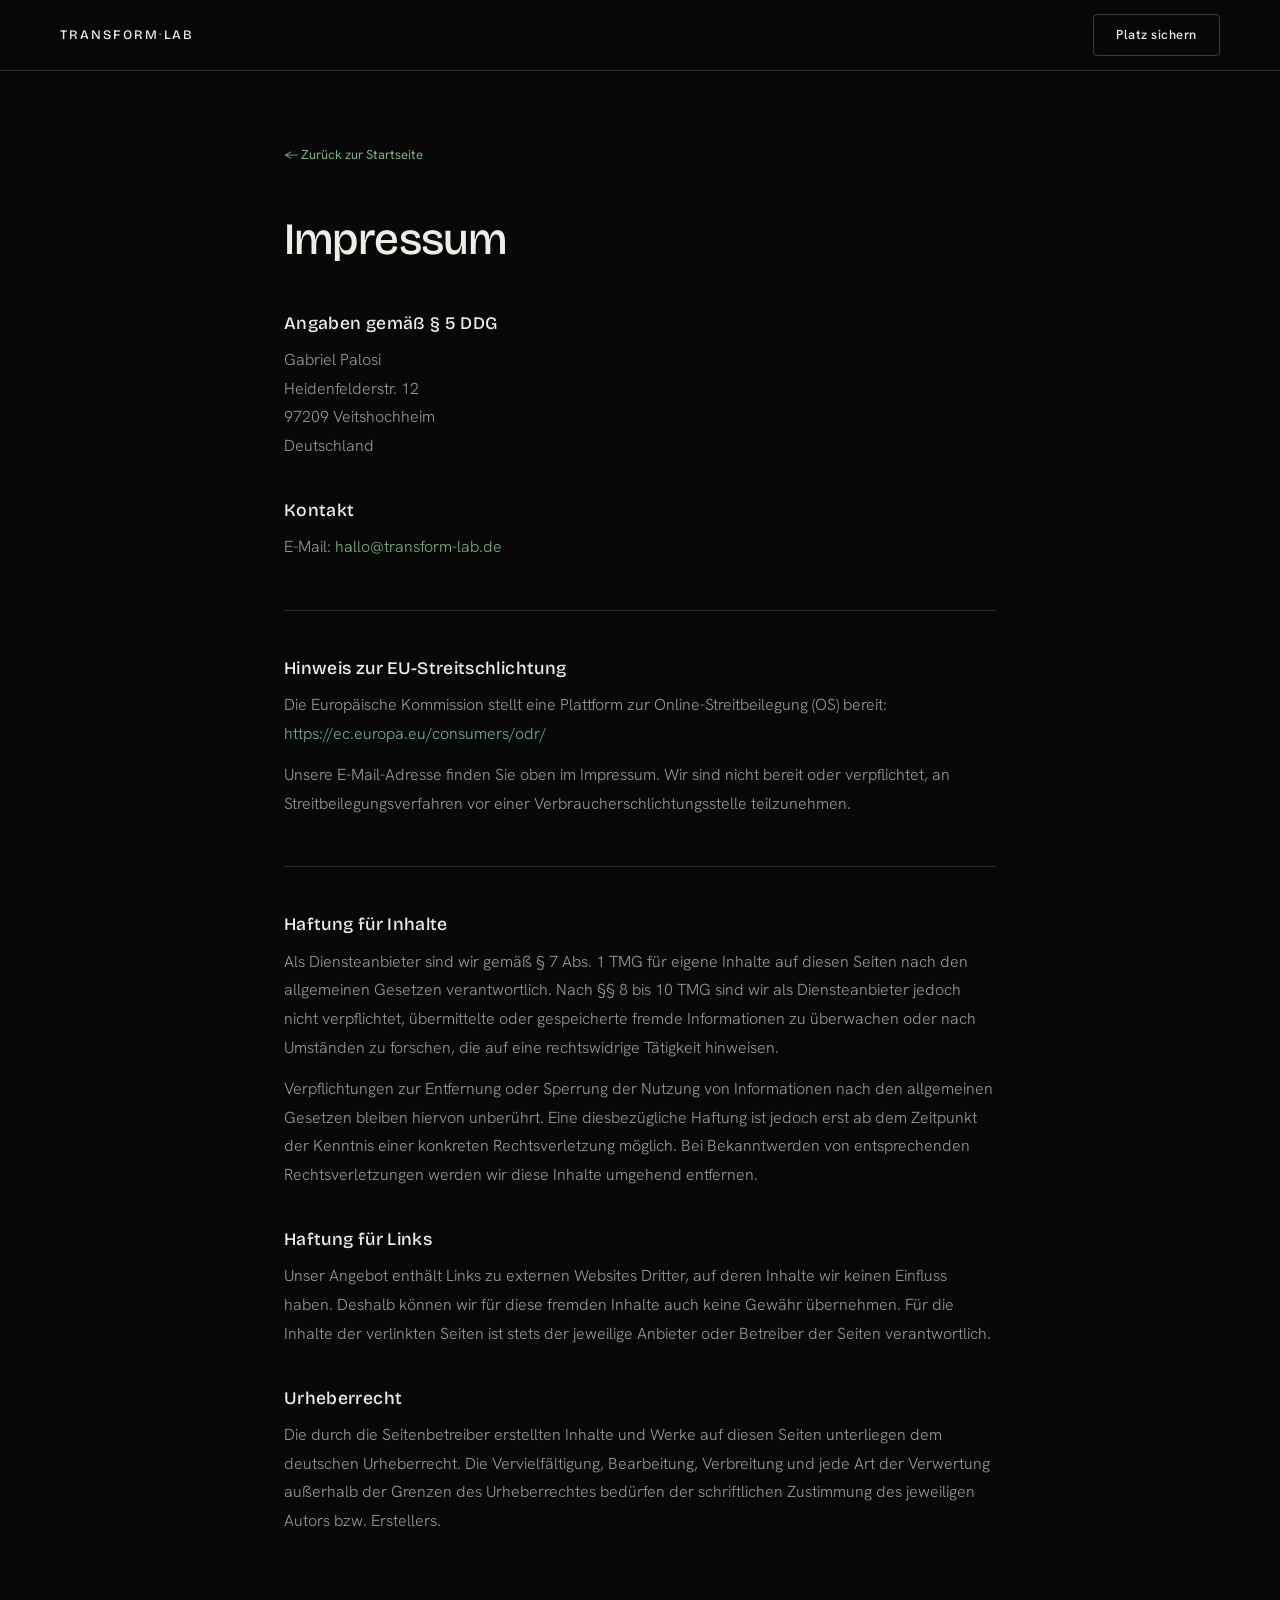
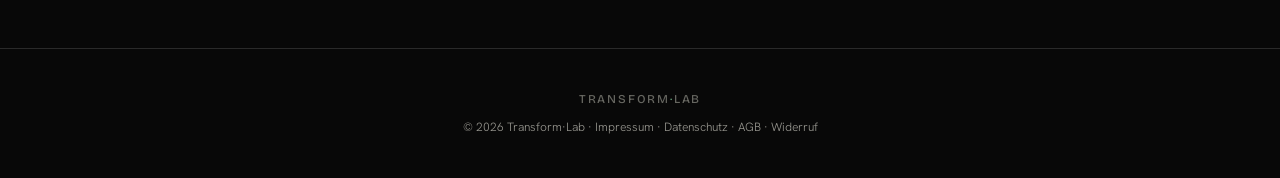
<file: impressum.html>
<!DOCTYPE html>
<html lang="de">
<head>
  <meta charset="UTF-8">
  <meta name="viewport" content="width=device-width, initial-scale=1.0">
  <title>Impressum — Transform·Lab</title>
  <meta name="robots" content="noindex, follow">
  <link rel="preconnect" href="https://fonts.googleapis.com">
  <link rel="preconnect" href="https://fonts.gstatic.com" crossorigin>
  <link href="https://fonts.googleapis.com/css2?family=Bricolage+Grotesque:opsz,wght@12..96,300;12..96,400;12..96,500&family=Hanken+Grotesk:wght@300;400;500&display=swap" rel="stylesheet">
  <link rel="stylesheet" href="css/styles.css?v=30">
  <style>
    .legal-page { max-width: 760px; margin: 0 auto; padding: 140px 24px 100px; }
    .legal-page h1 { font-size: clamp(2rem, 4vw, 2.8rem); margin-bottom: 48px; }
    .legal-page h2 { font-size: 1.1rem; font-weight: 500; color: var(--text); margin: 40px 0 12px; letter-spacing: .02em; }
    .legal-page p, .legal-page address { color: var(--text-muted); font-weight: 300; line-height: 1.8; font-style: normal; margin-bottom: 12px; }
    .legal-page a { color: var(--green-light); text-decoration: none; }
    .legal-page a:hover { text-decoration: underline; }
    .legal-divider { border: none; border-top: 1px solid var(--border); margin: 48px 0; }
    .back-link { display: inline-flex; align-items: center; gap: 8px; color: var(--text-muted); font-size: 13px; text-decoration: none; margin-bottom: 48px; transition: color .2s; }
    .back-link:hover { color: var(--text); }
  </style>
</head>
<body>

  <header>
    <nav class="site-nav scrolled" aria-label="Navigation">
      <div class="nav-inner">
        <a href="index.html" class="logo">Transform<span>·</span>Lab</a>
        <a href="index.html#form" class="nav-cta">Platz sichern</a>
      </div>
    </nav>
  </header>

  <main>
    <div class="legal-page">

      <a href="index.html" class="back-link">← Zurück zur Startseite</a>

      <h1>Impressum</h1>

      <h2>Angaben gemäß § 5 DDG</h2>
      <address>
        Gabriel Palosi<br>
        Heidenfelderstr. 12<br>
        97209 Veitshochheim<br>
        Deutschland
      </address>

      <h2>Kontakt</h2>
      <p>E-Mail: <a href="mailto:hallo@transform-lab.de">hallo@transform-lab.de</a></p>

      <hr class="legal-divider">

      <h2>Hinweis zur EU-Streitschlichtung</h2>
      <p>
        Die Europäische Kommission stellt eine Plattform zur Online-Streitbeilegung (OS) bereit:
        <a href="https://ec.europa.eu/consumers/odr/" target="_blank" rel="noopener">https://ec.europa.eu/consumers/odr/</a>
      </p>
      <p>Unsere E-Mail-Adresse finden Sie oben im Impressum. Wir sind nicht bereit oder verpflichtet, an Streitbeilegungsverfahren vor einer Verbraucherschlichtungsstelle teilzunehmen.</p>

      <hr class="legal-divider">

      <h2>Haftung für Inhalte</h2>
      <p>
        Als Diensteanbieter sind wir gemäß § 7 Abs. 1 TMG für eigene Inhalte auf diesen Seiten nach den
        allgemeinen Gesetzen verantwortlich. Nach §§ 8 bis 10 TMG sind wir als Diensteanbieter jedoch nicht
        verpflichtet, übermittelte oder gespeicherte fremde Informationen zu überwachen oder nach Umständen
        zu forschen, die auf eine rechtswidrige Tätigkeit hinweisen.
      </p>
      <p>
        Verpflichtungen zur Entfernung oder Sperrung der Nutzung von Informationen nach den allgemeinen
        Gesetzen bleiben hiervon unberührt. Eine diesbezügliche Haftung ist jedoch erst ab dem Zeitpunkt der
        Kenntnis einer konkreten Rechtsverletzung möglich. Bei Bekanntwerden von entsprechenden
        Rechtsverletzungen werden wir diese Inhalte umgehend entfernen.
      </p>

      <h2>Haftung für Links</h2>
      <p>
        Unser Angebot enthält Links zu externen Websites Dritter, auf deren Inhalte wir keinen Einfluss haben.
        Deshalb können wir für diese fremden Inhalte auch keine Gewähr übernehmen. Für die Inhalte der
        verlinkten Seiten ist stets der jeweilige Anbieter oder Betreiber der Seiten verantwortlich.
      </p>

      <h2>Urheberrecht</h2>
      <p>
        Die durch die Seitenbetreiber erstellten Inhalte und Werke auf diesen Seiten unterliegen dem deutschen
        Urheberrecht. Die Vervielfältigung, Bearbeitung, Verbreitung und jede Art der Verwertung außerhalb der
        Grenzen des Urheberrechtes bedürfen der schriftlichen Zustimmung des jeweiligen Autors bzw. Erstellers.
      </p>

    </div>
  </main>

  <footer class="site-footer">
    <div class="container footer-inner">
      <a href="index.html" class="logo" style="font-size:12px;letter-spacing:.15em">Transform<span>·</span>Lab</a>
      <p>© 2026 Transform·Lab ·
        <a href="impressum.html" style="color:var(--text-muted)">Impressum</a> ·
        <a href="datenschutz.html" style="color:var(--text-muted)">Datenschutz</a> ·
        <a href="agb.html" style="color:var(--text-muted)">AGB</a> ·
        <a href="widerruf.html" style="color:var(--text-muted)">Widerruf</a>
      </p>
    </div>
  </footer>

</body>
</html>
</file>
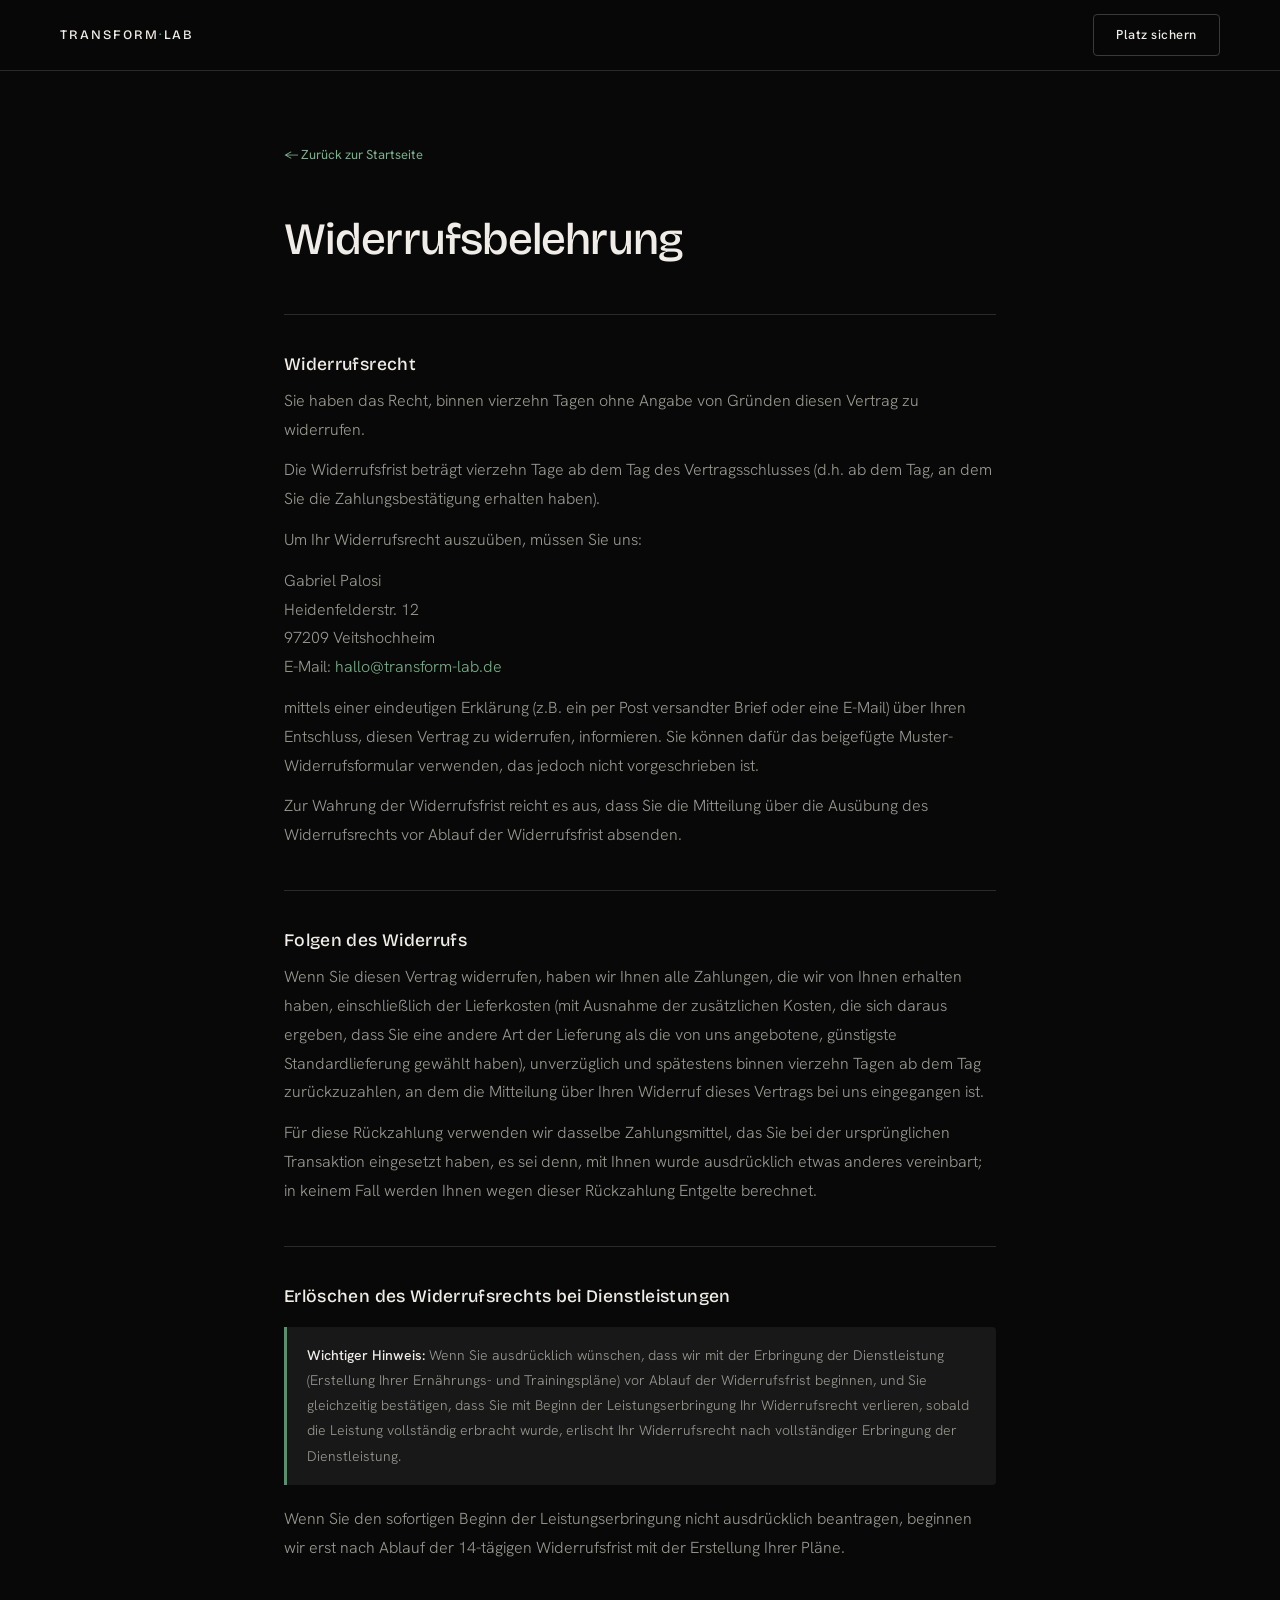
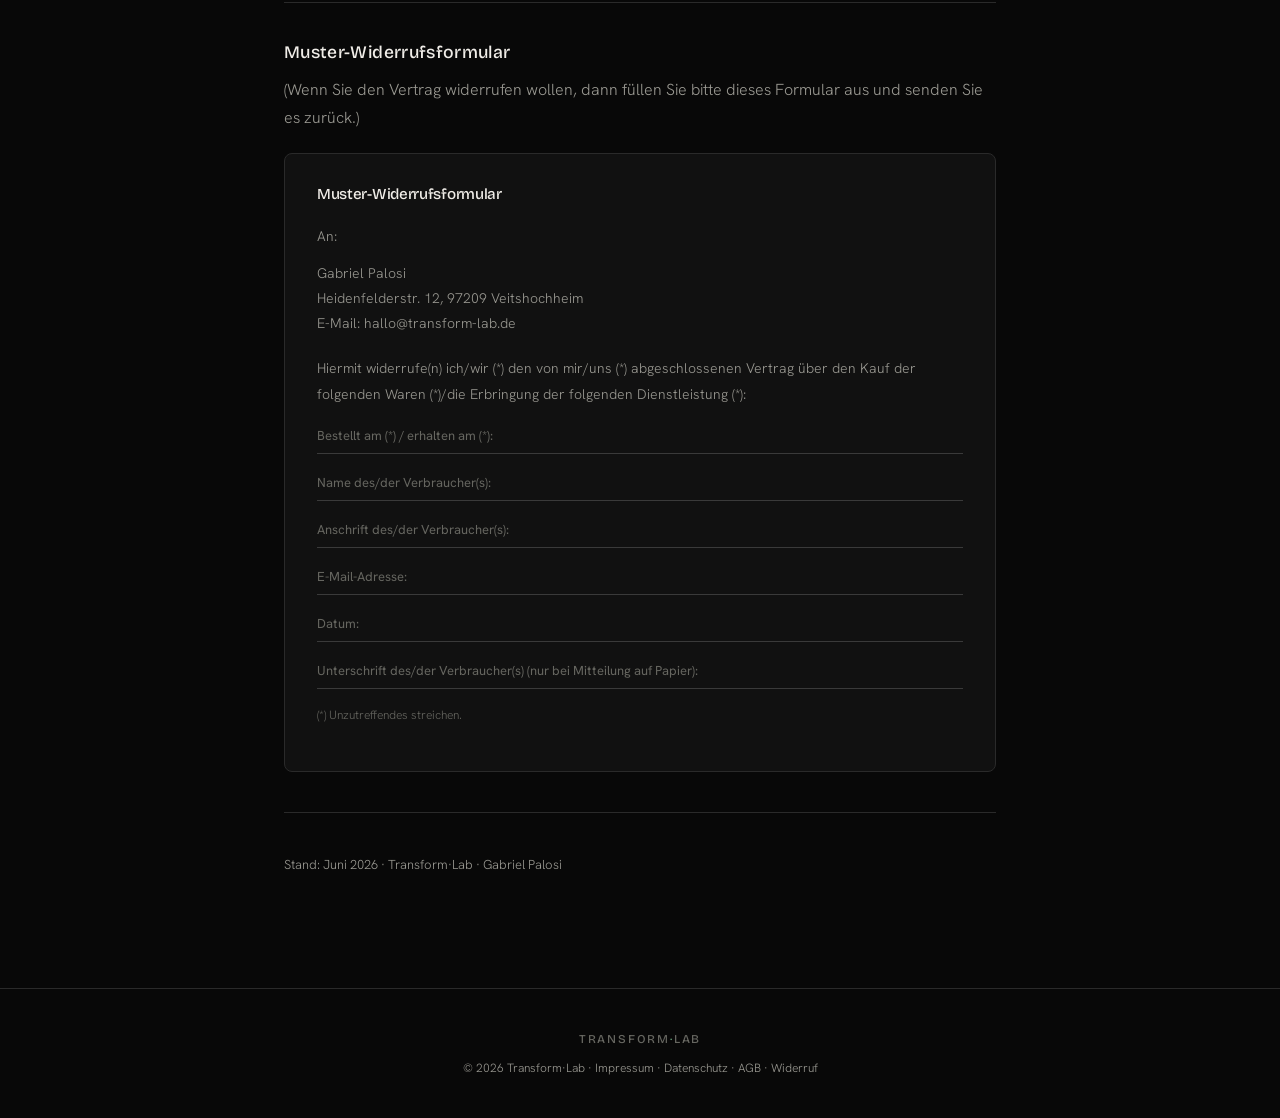
<file: widerruf.html>
<!DOCTYPE html>
<html lang="de">
<head>
  <meta charset="UTF-8">
  <meta name="viewport" content="width=device-width, initial-scale=1.0">
  <title>Widerrufsbelehrung — Transform·Lab</title>
  <meta name="robots" content="noindex, follow">
  <link rel="preconnect" href="https://fonts.googleapis.com">
  <link rel="preconnect" href="https://fonts.gstatic.com" crossorigin>
  <link href="https://fonts.googleapis.com/css2?family=Bricolage+Grotesque:opsz,wght@12..96,300;12..96,400;12..96,500&family=Hanken+Grotesk:wght@300;400;500&display=swap" rel="stylesheet">
  <link rel="stylesheet" href="css/styles.css?v=22">
  <style>
    .legal-page { max-width: 760px; margin: 0 auto; padding: 140px 24px 100px; }
    .legal-page h1 { font-size: clamp(2rem, 4vw, 2.8rem); margin-bottom: 48px; }
    .legal-page h2 { font-size: 1.1rem; font-weight: 500; color: var(--text); margin: 40px 0 12px; letter-spacing: .02em; }
    .legal-page h3 { font-size: .95rem; font-weight: 500; color: var(--text); margin: 24px 0 8px; }
    .legal-page p, .legal-page address { color: var(--text-muted); font-weight: 300; line-height: 1.8; font-style: normal; margin-bottom: 12px; }
    .legal-page ul, .legal-page ol { color: var(--text-muted); font-weight: 300; line-height: 1.8; padding-left: 20px; margin-bottom: 12px; }
    .legal-page li { margin-bottom: 6px; }
    .legal-page a { color: var(--green-light); text-decoration: none; }
    .legal-page a:hover { text-decoration: underline; }
    .legal-divider { border: none; border-top: 1px solid var(--border); margin: 40px 0; }
    .back-link { display: inline-flex; align-items: center; gap: 8px; color: var(--text-muted); font-size: 13px; text-decoration: none; margin-bottom: 48px; transition: color .2s; }
    .back-link:hover { color: var(--text); }
    .widerruf-formular {
      background: var(--surface);
      border: 1px solid var(--border);
      border-radius: 8px;
      padding: 32px;
      margin-top: 20px;
    }
    .widerruf-formular h3 { margin-top: 0; margin-bottom: 20px; }
    .widerruf-formular p { font-size: 14px; }
    .wf-field {
      border-bottom: 1px solid var(--border-light);
      padding: 6px 0;
      margin: 12px 0;
      font-size: 13px;
      color: var(--text-dim);
    }
    .highlight-box {
      background: var(--surface2);
      border-left: 3px solid var(--green);
      padding: 16px 20px;
      border-radius: 0 4px 4px 0;
      margin: 20px 0;
    }
    .highlight-box p { margin: 0; font-size: 14px; }
  </style>
</head>
<body>

  <header>
    <nav class="site-nav scrolled" aria-label="Navigation">
      <div class="nav-inner">
        <a href="index.html" class="logo">Transform<span>·</span>Lab</a>
        <a href="index.html#form" class="nav-cta">Platz sichern</a>
      </div>
    </nav>
  </header>

  <main>
    <div class="legal-page">

      <a href="index.html" class="back-link">← Zurück zur Startseite</a>

      <h1>Widerrufsbelehrung</h1>

      <hr class="legal-divider">

      <h2>Widerrufsrecht</h2>

      <p>
        Sie haben das Recht, binnen vierzehn Tagen ohne Angabe von Gründen diesen
        Vertrag zu widerrufen.
      </p>
      <p>
        Die Widerrufsfrist beträgt vierzehn Tage ab dem Tag des Vertragsschlusses
        (d.h. ab dem Tag, an dem Sie die Zahlungsbestätigung erhalten haben).
      </p>
      <p>
        Um Ihr Widerrufsrecht auszuüben, müssen Sie uns:
      </p>
      <address>
        Gabriel Palosi<br>
        Heidenfelderstr. 12<br>
        97209 Veitshochheim<br>
        E-Mail: <a href="mailto:hallo@transform-lab.de">hallo@transform-lab.de</a>
      </address>
      <p>
        mittels einer eindeutigen Erklärung (z.B. ein per Post versandter Brief oder
        eine E-Mail) über Ihren Entschluss, diesen Vertrag zu widerrufen, informieren.
        Sie können dafür das beigefügte Muster-Widerrufsformular verwenden,
        das jedoch nicht vorgeschrieben ist.
      </p>
      <p>
        Zur Wahrung der Widerrufsfrist reicht es aus, dass Sie die Mitteilung über
        die Ausübung des Widerrufsrechts vor Ablauf der Widerrufsfrist absenden.
      </p>

      <hr class="legal-divider">

      <h2>Folgen des Widerrufs</h2>

      <p>
        Wenn Sie diesen Vertrag widerrufen, haben wir Ihnen alle Zahlungen,
        die wir von Ihnen erhalten haben, einschließlich der Lieferkosten
        (mit Ausnahme der zusätzlichen Kosten, die sich daraus ergeben, dass Sie
        eine andere Art der Lieferung als die von uns angebotene, günstigste
        Standardlieferung gewählt haben), unverzüglich und spätestens binnen
        vierzehn Tagen ab dem Tag zurückzuzahlen, an dem die Mitteilung über
        Ihren Widerruf dieses Vertrags bei uns eingegangen ist.
      </p>
      <p>
        Für diese Rückzahlung verwenden wir dasselbe Zahlungsmittel, das Sie bei
        der ursprünglichen Transaktion eingesetzt haben, es sei denn, mit Ihnen
        wurde ausdrücklich etwas anderes vereinbart; in keinem Fall werden Ihnen
        wegen dieser Rückzahlung Entgelte berechnet.
      </p>

      <hr class="legal-divider">

      <h2>Erlöschen des Widerrufsrechts bei Dienstleistungen</h2>

      <div class="highlight-box">
        <p>
          <strong>Wichtiger Hinweis:</strong> Wenn Sie ausdrücklich wünschen, dass wir mit der
          Erbringung der Dienstleistung (Erstellung Ihrer Ernährungs- und Trainingspläne)
          vor Ablauf der Widerrufsfrist beginnen, und Sie gleichzeitig bestätigen, dass
          Sie mit Beginn der Leistungserbringung Ihr Widerrufsrecht verlieren, sobald
          die Leistung vollständig erbracht wurde, erlischt Ihr Widerrufsrecht nach
          vollständiger Erbringung der Dienstleistung.
        </p>
      </div>

      <p>
        Wenn Sie den sofortigen Beginn der Leistungserbringung nicht ausdrücklich
        beantragen, beginnen wir erst nach Ablauf der 14-tägigen Widerrufsfrist mit
        der Erstellung Ihrer Pläne.
      </p>

      <hr class="legal-divider">

      <h2>Muster-Widerrufsformular</h2>

      <p>
        (Wenn Sie den Vertrag widerrufen wollen, dann füllen Sie bitte dieses Formular
        aus und senden Sie es zurück.)
      </p>

      <div class="widerruf-formular">
        <h3>Muster-Widerrufsformular</h3>
        <p>An:</p>
        <p>
          Gabriel Palosi<br>
          Heidenfelderstr. 12, 97209 Veitshochheim<br>
          E-Mail: hallo@transform-lab.de
        </p>
        <p style="margin-top:20px;">
          Hiermit widerrufe(n) ich/wir (*) den von mir/uns (*) abgeschlossenen Vertrag
          über den Kauf der folgenden Waren (*)/die Erbringung der folgenden
          Dienstleistung (*):
        </p>
        <div class="wf-field">Bestellt am (*) / erhalten am (*):</div>
        <div class="wf-field">Name des/der Verbraucher(s):</div>
        <div class="wf-field">Anschrift des/der Verbraucher(s):</div>
        <div class="wf-field">E-Mail-Adresse:</div>
        <div class="wf-field">Datum:</div>
        <div class="wf-field">Unterschrift des/der Verbraucher(s) (nur bei Mitteilung auf Papier):</div>
        <p style="font-size:12px; margin-top:16px; color:var(--text-dim);">(*) Unzutreffendes streichen.</p>
      </div>

      <hr class="legal-divider">

      <p style="font-size:13px; margin-top: 40px;">Stand: Juni 2026 · Transform·Lab · Gabriel Palosi</p>

    </div>
  </main>

  <footer class="site-footer">
    <div class="container footer-inner">
      <a href="index.html" class="logo" style="font-size:12px;letter-spacing:.15em">Transform<span>·</span>Lab</a>
      <p>© 2026 Transform·Lab ·
        <a href="impressum.html" style="color:var(--text-muted)">Impressum</a> ·
        <a href="datenschutz.html" style="color:var(--text-muted)">Datenschutz</a> ·
        <a href="agb.html" style="color:var(--text-muted)">AGB</a> ·
        <a href="widerruf.html" style="color:var(--text-muted)">Widerruf</a>
      </p>
    </div>
  </footer>

</body>
</html>
</file>
<file: css/styles.css>
/* ============================================================
   Transform·Lab — Estilos principales
   Tipografías: Bricolage Grotesque (títulos) · Hanken Grotesk (cuerpo)
   ============================================================ */

*, *::before, *::after { box-sizing: border-box; margin: 0; padding: 0; }

:root {
  --black:        #080808;
  --surface:      #111111;
  --surface2:     #181818;
  --surface3:     #252525;
  --border:       #2a2a2a;
  --border-light: #3a3a3a;
  --text:         #f0ede8;
  --text-muted:   #9a9992;
  --text-dim:     #666660;
  --green:        #5c8f6e;
  --green-light:  #7ab08a;
  --green-dim:    #2a4a34;
  --gold:         #c9a870;
  --gold-dim:     #6b5630;
  --white:        #ffffff;
  --font-display: 'Bricolage Grotesque', system-ui, sans-serif;
  --font-body:    'Hanken Grotesk', system-ui, sans-serif;
  --radius:       4px;
  --radius-lg:    8px;
  --radius-xl:    16px;
}

html { scroll-behavior: smooth; }

body {
  background: var(--black);
  color: var(--text);
  font-family: var(--font-body);
  font-size: 16px;
  line-height: 1.7;
  -webkit-font-smoothing: antialiased;
  overflow-x: hidden;
}

/* ─── TIPOGRAFÍA ─── */
h1, h2, h3, h4 {
  font-family: var(--font-display);
  line-height: 1.15;
  font-weight: 500;
  letter-spacing: -0.02em;
}
h1 { font-size: clamp(2.4rem, 6vw, 5rem); }
h2 { font-size: clamp(1.8rem, 4vw, 3rem); }
h3 { font-size: clamp(1.2rem, 2.5vw, 1.6rem); }
p  { color: var(--text-muted); font-weight: 300; }
strong { color: var(--text); font-weight: 500; }

/* ─── LAYOUT ─── */
.container { max-width: 1160px; margin: 0 auto; padding: 0 24px; }
section { padding: 120px 0; }
@media (max-width: 768px) { section { padding: 72px 0; } }

/* ─── NAV ─── */
.site-nav {
  position: fixed; top: 0; left: 0; right: 0; z-index: 100;
  padding: 20px 24px;
  border-bottom: 1px solid transparent;
  transition: border-color .4s, background .4s, padding .3s;
}
.site-nav.scrolled {
  background: rgba(8,8,8,.92);
  backdrop-filter: blur(12px);
  border-color: var(--border);
  padding: 14px 24px;
}
.nav-inner {
  max-width: 1160px; margin: 0 auto;
  display: flex; align-items: center; justify-content: space-between;
}
.logo {
  font-family: var(--font-display);
  font-size: 13px; font-weight: 500; letter-spacing: .15em;
  text-transform: uppercase; color: var(--text); text-decoration: none;
}
.logo span { color: var(--green); }
.nav-cta {
  background: transparent; border: 1px solid var(--border-light); color: var(--text);
  padding: 9px 22px; border-radius: var(--radius); font-size: 13px; font-weight: 500;
  cursor: pointer; text-decoration: none; letter-spacing: .04em;
  transition: border-color .2s, color .2s;
}
.nav-cta:hover { border-color: var(--green); color: var(--green); }

/* ─── BOTONES ─── */
.btn-primary {
  display: inline-block; background: var(--green); color: var(--white);
  padding: 16px 36px; border-radius: var(--radius); font-size: 15px; font-weight: 500;
  text-decoration: none; letter-spacing: .04em; border: none; cursor: pointer;
  transition: background .25s cubic-bezier(.4,0,.2,1), transform .25s cubic-bezier(.4,0,.2,1), box-shadow .25s cubic-bezier(.4,0,.2,1);
}
.btn-primary:hover {
  background: var(--green-light); transform: translateY(-2px);
  box-shadow: 0 10px 28px -8px rgba(92,143,110,.55);
}
.btn-primary:active { transform: translateY(0); }

.btn-secondary {
  display: inline-block; background: transparent; color: var(--text);
  padding: 16px 36px; border-radius: var(--radius); font-size: 15px; font-weight: 400;
  text-decoration: none; letter-spacing: .04em; border: 1px solid var(--border-light); cursor: pointer;
  transition: border-color .25s cubic-bezier(.4,0,.2,1), color .25s cubic-bezier(.4,0,.2,1), transform .25s cubic-bezier(.4,0,.2,1);
}
.btn-secondary:hover { border-color: var(--text-muted); transform: translateY(-2px); }
.btn-secondary:active { transform: translateY(0); }

@media (prefers-reduced-motion: reduce) {
  .btn-primary, .btn-secondary { transition: none; }
  .btn-primary:hover, .btn-secondary:hover { transform: none; }
}

.btn-whatsapp {
  display: inline-flex; align-items: center; gap: 10px;
  background: transparent; border: 1px solid var(--border-light);
  color: var(--text); padding: 16px 32px; border-radius: var(--radius);
  font-size: 15px; font-weight: 400; text-decoration: none; cursor: pointer;
  transition: border-color .2s, color .2s;
}
.btn-whatsapp:hover { border-color: #25d366; color: #25d366; }
.btn-whatsapp svg { width: 18px; height: 18px; flex-shrink: 0; }

/* ─── ETIQUETAS ─── */
.label {
  display: inline-block; font-size: 11px; font-weight: 500; letter-spacing: .18em;
  text-transform: uppercase; color: var(--green); margin-bottom: 20px;
}
.label-line { display: flex; align-items: center; gap: 12px; }
.label-line::before { content: ''; display: block; width: 28px; height: 1px; background: var(--green); }

/* ─── CURSOR GLOW (desktop) ─── */
.cursor-glow {
  position: fixed; pointer-events: none; z-index: 999;
  width: 300px; height: 300px; border-radius: 50%;
  background: radial-gradient(circle, rgba(92,143,110,.04) 0%, transparent 70%);
  transform: translate(-50%, -50%);
  transition: opacity .3s;
  opacity: 0;
}

/* ─────────────────────────────
   HERO
───────────────────────────── */
#hero {
  min-height: 100vh; display: flex; flex-direction: column;
  justify-content: flex-end; padding-bottom: 100px; padding-top: 140px;
  position: relative; overflow: hidden;
}
.hero-wipe {
  position: absolute; inset: 0; z-index: -1;
  overflow: hidden; pointer-events: none;
  opacity: .38;
}
.hero-wipe-img {
  position: absolute; inset: 0;
  width: 100%; height: 100%;
  object-fit: cover; object-position: center 8%;
  filter: saturate(.8) brightness(.85);
}
.hero-wipe-img--man  { z-index: 0; }
.hero-wipe-img--woman {
  z-index: 1;
  animation: wipeReveal 8s ease-in-out infinite;
}
.hero-wipe-line {
  position: absolute; top: 0; bottom: 0; left: 0;
  width: 3px; transform: translateX(-50%);
  background: linear-gradient(to bottom, transparent 0%, rgba(255,255,255,.9) 20%, rgba(255,255,255,.9) 80%, transparent 100%);
  box-shadow: 0 0 14px 3px rgba(255,255,255,.35);
  z-index: 2; pointer-events: none;
  animation: wipeLine 8s ease-in-out infinite;
}
.hero-bg {
  position: absolute; inset: 0; z-index: 0;
  background:
    radial-gradient(ellipse 80% 60% at 60% 40%, rgba(92,143,110,.07) 0%, transparent 60%),
    radial-gradient(ellipse 50% 40% at 20% 80%, rgba(201,168,112,.04) 0%, transparent 50%),
    linear-gradient(180deg, rgba(8,8,8,.35) 0%, rgba(8,8,8,.65) 60%, var(--black) 100%);
  pointer-events: none; will-change: transform;
}
.hero-grid {
  position: absolute; inset: 0; z-index: 0; opacity: .025; pointer-events: none;
  background-image:
    linear-gradient(var(--border) 1px, transparent 1px),
    linear-gradient(90deg, var(--border) 1px, transparent 1px);
  background-size: 80px 80px;
  will-change: transform;
}
@media (prefers-reduced-motion: reduce) {
  .hero-wipe-img--woman { animation: none; clip-path: inset(0 50% 0 0); }
  .hero-wipe-line       { display: none; }
}
@media (max-width: 768px) {
  .hero-wipe-img--woman {
    animation: none;
    clip-path: none;
    opacity: 0;
    transition: opacity 1.5s ease-in-out;
  }
  .hero-wipe-img--woman.hero-woman-visible { opacity: 1; }
  .hero-wipe-line { display: none; }
}
.hero-content { position: relative; z-index: 1; }

.hero-badge {
  display: inline-flex; align-items: center; gap: 8px;
  border: 1px solid var(--border-light); border-radius: 100px;
  padding: 8px 16px; margin-bottom: 40px;
  font-size: 12px; font-weight: 500; letter-spacing: .1em; color: var(--text-muted);
}
.hero-badge-dot { width: 6px; height: 6px; border-radius: 50%; background: var(--green); }

.hero-title { color: var(--text); margin-bottom: 24px; }
.hero-title em { font-style: normal; color: var(--green); }

.hero-sub {
  font-size: clamp(1rem, 2vw, 1.25rem); color: var(--text-muted);
  max-width: 600px; margin-bottom: 16px; font-weight: 300;
}
.hero-meta   { font-size: 13px; color: var(--text-dim); margin-bottom: 44px; }
.hero-ctas   { display: flex; gap: 16px; flex-wrap: wrap; margin-bottom: 40px; }

.hero-trust {
  font-size: 12px; color: var(--text-dim); letter-spacing: .05em;
  border-top: 1px solid var(--border); padding-top: 32px; margin-top: 32px;
  display: flex; gap: 32px; flex-wrap: wrap;
}
.hero-trust li { display: flex; align-items: center; gap: 8px; list-style: none; }
.hero-trust svg { width: 14px; height: 14px; fill: none; stroke: var(--green); stroke-width: 1.5; flex-shrink: 0; }

/* ─────────────────────────────
   NUMBERS STRIP
───────────────────────────── */
.numbers-strip {
  padding: 48px 0;
  border-top: 1px solid var(--green-dim); border-bottom: 1px solid var(--green-dim);
  background:
    radial-gradient(ellipse 60% 100% at 0% 50%, rgba(92,143,110,.12) 0%, transparent 60%),
    radial-gradient(ellipse 60% 100% at 100% 50%, rgba(201,168,112,.08) 0%, transparent 60%),
    var(--surface);
  position: relative;
}
.numbers-grid { display: grid; grid-template-columns: repeat(4, 1fr); }
.number-item {
  padding: 24px 40px; text-align: center;
  border-right: 1px solid var(--border);
  transition: transform .3s cubic-bezier(.4,0,.2,1), background .3s cubic-bezier(.4,0,.2,1);
}
.number-item:hover { transform: translateY(-4px); background: rgba(255,255,255,.02); }
.number-item:last-child { border-right: none; }
.number-item .num {
  font-family: var(--font-display);
  font-size: clamp(2rem, 4vw, 3rem); font-weight: 300;
  color: var(--text); letter-spacing: -.03em;
  font-variant-numeric: tabular-nums;
}
.number-item .num > span:not(.num-value) { color: var(--green); }
.number-item .desc {
  font-size: 12px; letter-spacing: .1em; color: var(--text-muted);
  text-transform: uppercase; margin-top: 4px;
}
@media (max-width: 600px) {
  .numbers-grid { grid-template-columns: repeat(2, 1fr); }
  .number-item:nth-child(2) { border-right: none; }
  .number-item:nth-child(3) { border-bottom: 1px solid var(--border); }
  .number-item { padding: 20px 24px; }
}

/* ─────────────────────────────
   SCROLL STORY / AVATAR
───────────────────────────── */
#story { padding: 0; overflow: clip; }
.story-intro { padding: 100px 0 60px; text-align: center; }
.story-intro h2 { max-width: 700px; margin: 0 auto 16px; }
.story-intro p  { max-width: 520px; margin: 0 auto; }

.story-panels { position: relative; }

.story-phase {
  padding: 72px 24px;
  border-bottom: 1px solid var(--border);
  max-width: 1160px;
  margin: 0 auto;
}
@media (min-width: 600px) {
  .story-phase { padding: 80px 48px; }
}
@media (min-width: 1024px) {
  .story-phase { padding: 96px 80px; }
}
.story-phase:last-child { border-bottom: none; }

.phase-number {
  font-size: 11px; letter-spacing: .2em; text-transform: uppercase;
  color: var(--green); margin-bottom: 20px;
  display: flex; align-items: center; gap: 12px;
}
.phase-number::before { content: ''; display: block; width: 28px; height: 1px; background: var(--green); }
.story-phase h3 { font-size: clamp(1.4rem, 2.5vw, 2rem); color: var(--text); margin-bottom: 16px; }
.story-phase p  { color: var(--text-muted); font-size: 15px; max-width: 560px; }

/* ─────────────────────────────
   CÓMO FUNCIONA
───────────────────────────── */
#how { background: var(--surface); }
.steps {
  display: grid; grid-template-columns: repeat(4, 1fr);
  margin-top: 64px;
}
.step {
  padding: 40px 36px;
  border-right: 1px solid var(--border);
  border-top: 1px solid var(--border);
  transition: background .3s cubic-bezier(.4,0,.2,1), transform .3s cubic-bezier(.4,0,.2,1);
}
.step:hover { background: rgba(255,255,255,.02); transform: translateY(-4px); }
.step:first-child { border-left: 1px solid var(--border); }

@media (max-width: 900px) {
  .steps { grid-template-columns: repeat(2, 1fr); }
  .step:nth-child(2) { border-right: 1px solid var(--border); }
  .step:nth-child(3) { border-left: 1px solid var(--border); }
}
@media (max-width: 540px) {
  .steps { grid-template-columns: 1fr; }
  .step { border-left: 1px solid var(--border); border-right: none; }
}

.step-num {
  font-family: var(--font-display);
  font-size: clamp(3rem, 6vw, 5rem); font-weight: 200; color: var(--surface3);
  letter-spacing: -.04em; line-height: 1; margin-bottom: 24px;
  font-variant-numeric: tabular-nums;
}
.step h3 { color: var(--text); font-size: 1.1rem; margin-bottom: 12px; font-weight: 500; }
.step p  { font-size: 14px; color: var(--text-muted); }

/* ─────────────────────────────
   PRECIO
───────────────────────────── */
#pricing { position: relative; overflow: hidden; }
#pricing::before {
  content: ''; position: absolute; top: -10%; left: 50%; transform: translateX(-50%);
  width: 900px; height: 500px;
  background: radial-gradient(ellipse at center, rgba(201,168,112,.12) 0%, transparent 65%);
  pointer-events: none;
}
#pricing .pricing-header { text-align: center; margin-bottom: 64px; position: relative; z-index: 1; }

.launch-badge {
  display: inline-block; background: var(--green-dim); color: var(--green-light);
  font-size: 11px; letter-spacing: .18em; text-transform: uppercase;
  padding: 6px 16px; border-radius: 100px; margin-bottom: 24px;
}
.pricing-card {
  max-width: 680px; margin: 0 auto; position: relative; z-index: 1;
  border: 1px solid var(--border-light); border-radius: var(--radius-xl);
  overflow: hidden; background: var(--surface);
  transition: transform .35s cubic-bezier(.4,0,.2,1), box-shadow .35s cubic-bezier(.4,0,.2,1), border-color .35s cubic-bezier(.4,0,.2,1);
}
.pricing-card:hover {
  transform: translateY(-6px);
  border-color: var(--green-dim);
  box-shadow: 0 24px 60px -20px rgba(92,143,110,.35);
}
.pricing-top { padding: 48px; }
.pricing-title-area {
  display: flex; justify-content: space-between; align-items: flex-start;
  flex-wrap: wrap; gap: 16px; margin-bottom: 40px;
}
.pricing-title-area h3 { font-size: 1.4rem; color: var(--text); }
.price-display { text-align: right; }
.price-was  { font-size: 13px; color: var(--text-dim); text-decoration: line-through; }
.price-now  {
  font-family: var(--font-display);
  font-size: clamp(2.5rem, 5vw, 3.5rem); color: var(--text);
  font-weight: 200; letter-spacing: -.04em; line-height: 1;
}
.price-now sup { font-size: .5em; vertical-align: super; font-weight: 400; }
.price-note { font-size: 12px; color: var(--text-dim); margin-top: 4px; }

.line-items { display: flex; flex-direction: column; border-top: 1px solid var(--border); }
.line-item {
  display: flex; justify-content: space-between; align-items: center;
  padding: 16px 0; border-bottom: 1px solid var(--border); font-size: 14px;
}
.line-item:last-child { border-bottom: none; }
.line-item .li-name  { color: var(--text-muted); }
.line-item .li-price { color: var(--text); font-weight: 500; }
.line-item.li-fianza .li-name,
.line-item.li-fianza .li-price { color: var(--gold); }
.line-item.li-total { padding-top: 20px; }
.line-item.li-total .li-name  { color: var(--text); font-size: 15px; font-weight: 500; }
.line-item.li-total .li-price { font-size: 20px; font-weight: 500; }

.pricing-bottom {
  background: var(--surface2); padding: 32px 48px;
  border-top: 1px solid var(--border);
  display: flex; flex-direction: column; gap: 20px;
}
.recovery-callout {
  display: flex; align-items: center; gap: 16px;
  background: rgba(92,143,110,.08); border: 1px solid rgba(92,143,110,.2);
  border-radius: var(--radius-lg); padding: 20px 24px;
}
.recovery-icon {
  width: 40px; height: 40px; border-radius: 50%; background: rgba(92,143,110,.15);
  display: flex; align-items: center; justify-content: center;
  flex-shrink: 0; color: var(--green); font-size: 18px;
}
.recovery-callout p { font-size: 13px; color: var(--text-muted); }
.recovery-callout strong { color: var(--green); }
.pricing-cta-area { text-align: center; }
.pricing-cta-area .btn-primary { width: 100%; max-width: 360px; font-size: 16px; padding: 18px; }
.pricing-cta-note { font-size: 12px; color: var(--text-dim); margin-top: 12px; }

/* ─────────────────────────────
   PRICING COMPARE (2 planes)
───────────────────────────── */
.pricing-compare {
  display: grid;
  grid-template-columns: 1fr 190px 1fr 190px;
  gap: 0 16px;
  align-items: center;
  margin-top: 48px;
  position: relative; z-index: 1;
}
.pc-card {
  background: var(--surface);
  border: 1px solid var(--border-light);
  border-radius: var(--radius-xl);
  padding: 36px 28px 28px;
  display: flex; flex-direction: column; gap: 20px;
  align-self: stretch;
}
.pc-card--featured {
  border-color: var(--green);
  background: linear-gradient(160deg, rgba(92,143,110,.09) 0%, var(--surface) 55%);
  position: relative;
}
.pc-badge-top {
  position: absolute; top: -13px; left: 50%; transform: translateX(-50%);
  background: var(--green); color: var(--white);
  font-size: 10px; letter-spacing: .12em; text-transform: uppercase;
  padding: 4px 16px; border-radius: 100px; font-weight: 500; white-space: nowrap;
}
.pc-badge-top--alt {
  background: var(--surface3); color: var(--text-muted);
}
.pc-label {
  font-size: 11px; letter-spacing: .12em; text-transform: uppercase;
  color: var(--text-dim); margin-bottom: 2px;
}
.pc-title { font-size: 1.3rem; color: var(--text); }
.pc-price {
  font-family: var(--font-display);
  font-size: clamp(2.4rem, 4vw, 3.2rem);
  font-weight: 200; color: var(--text);
  letter-spacing: -.04em; line-height: 1;
}
.pc-price > span { color: var(--green); font-size: .6em; }
.pc-price > small {
  font-size: .32em; color: var(--text-muted);
  font-weight: 400; letter-spacing: 0; vertical-align: middle;
}
.pc-price-note { font-size: 12px; color: var(--text-dim); margin-top: 4px; }
.pc-list { list-style: none; display: flex; flex-direction: column; gap: 9px; flex: 1; }
.pc-item {
  font-size: 13px; color: var(--text-muted);
  display: flex; align-items: center; gap: 10px;
}
.pc-item::before {
  flex-shrink: 0; width: 18px; height: 18px; border-radius: 50%;
  display: flex; align-items: center; justify-content: center;
  font-size: 10px;
}
.pc-item--yes { color: var(--text); }
.pc-item--yes::before { content: '✓'; background: var(--green-dim); color: var(--green-light); }
.pc-item--no  { color: var(--text-dim); }
.pc-item--no::before  { content: '×'; background: var(--surface3); color: var(--text-dim); font-size: 13px; }
.pc-callout {
  background: rgba(92,143,110,.1); border: 1px solid var(--green-dim);
  border-radius: var(--radius); padding: 14px 16px;
  font-size: 13px; color: var(--text-muted); line-height: 1.5;
}
.pc-callout strong { color: var(--green-light); display: block; margin-bottom: 2px; }
.pc-microcopy { font-size: 11px; color: var(--text-dim); line-height: 1.5; margin-top: 4px; }
.pc-list-section {
  font-size: 10px; letter-spacing: .1em; text-transform: uppercase;
  color: var(--text-dim); font-weight: 500; margin-top: 8px; padding-bottom: 2px;
  border-bottom: 1px solid var(--border);
}
.pc-list-section--no { color: var(--text-dim); opacity: .7; }
.pc-cta { text-align: center; }
.pc-card .btn-primary,
.pc-card .btn-secondary { width: 100%; justify-content: center; }

.pc-image-col {
  display: flex; align-items: center; justify-content: center;
}
.pc-img {
  width: 100%; height: 480px;
  object-fit: cover; object-position: center 10%;
  border-radius: var(--radius-xl);
  filter: saturate(.8) brightness(.88);
  display: block;
}

@media (max-width: 960px) {
  .pricing-compare {
    grid-template-columns: 1fr;
    gap: 16px;
    max-width: 480px; margin-left: auto; margin-right: auto;
  }
  .pc-image-col { display: none; }
}

/* plan radio cards con subtítulo */
.radio-card--plan .radio-label {
  display: flex; flex-direction: column; gap: 2px;
}
.radio-card--plan .radio-label strong { font-size: 14px; font-weight: 500; }
.radio-card--plan .radio-label small { font-size: 11px; color: var(--text-dim); font-weight: 300; }

/* ─────────────────────────────
   EJEMPLO
───────────────────────────── */
#example { background: var(--surface); }
.example-grid {
  display: grid; grid-template-columns: 1fr 1fr;
  gap: 60px; align-items: start; margin-top: 64px;
}
@media (max-width: 768px) { .example-grid { grid-template-columns: 1fr; gap: 40px; } }

.example-timeline { display: flex; flex-direction: column; }
.timeline-item    { display: flex; gap: 24px; padding-bottom: 36px; }
.timeline-item:last-child { padding-bottom: 0; }
.timeline-left { display: flex; flex-direction: column; align-items: center; flex-shrink: 0; width: 32px; }
.timeline-dot {
  width: 12px; height: 12px; border-radius: 50%; flex-shrink: 0; margin-top: 4px;
  border: 1.5px solid var(--border-light); background: var(--surface);
  transition: border-color .3s, background .3s;
}
.timeline-dot.active { border-color: var(--green); background: var(--green); }
.timeline-line { width: 1px; background: var(--border); flex: 1; margin-top: 4px; }
.timeline-item:last-child .timeline-line { display: none; }
.timeline-week   { font-size: 11px; letter-spacing: .12em; text-transform: uppercase; color: var(--text-dim); margin-bottom: 6px; }
.timeline-desc   { font-size: 14px; color: var(--text-muted); }
.timeline-amount { font-family: var(--font-display); font-size: 18px; font-weight: 500; color: var(--green); margin-top: 4px; }

.example-summary {
  position: sticky; top: 100px;
  border: 1px solid var(--border); border-radius: var(--radius-xl);
  overflow: hidden; background: var(--surface2);
}
.summary-header { padding: 28px 32px; border-bottom: 1px solid var(--border); background: var(--surface); }
.summary-header h4 { color: var(--text); font-size: 1rem; font-weight: 500; margin-bottom: 4px; }
.summary-header p  { font-size: 13px; color: var(--text-dim); }
.summary-rows { padding: 24px 32px; display: flex; flex-direction: column; gap: 14px; }
.summary-row  { display: flex; justify-content: space-between; font-size: 14px; }
.summary-row .sr-label { color: var(--text-muted); }
.summary-row .sr-value { color: var(--text); font-weight: 500; }
.summary-row.sr-highlight .sr-label { color: var(--gold); }
.summary-row.sr-highlight .sr-value { color: var(--gold); font-size: 17px; }
.summary-foot {
  margin: 0 32px 28px; padding-top: 20px;
  border-top: 1px solid var(--border);
  font-size: 12px; color: var(--text-dim); line-height: 1.6;
}

/* ─────────────────────────────
   QUÉ INCLUYE
───────────────────────────── */
.includes-note {
  font-size: 13px; color: var(--text-dim); max-width: 600px;
  margin: 12px auto 0; text-align: center; line-height: 1.6;
}
.includes-grid {
  display: grid; grid-template-columns: repeat(3, 1fr);
  gap: 1px; background: var(--border);
  border: 1px solid var(--border); border-radius: var(--radius-xl);
  overflow: hidden; margin-top: 64px;
}
@media (max-width: 900px) { .includes-grid { grid-template-columns: repeat(2, 1fr); } }
@media (max-width: 540px) { .includes-grid { grid-template-columns: 1fr; } }

.include-card {
  background: var(--surface); padding: 32px 28px;
  transition: background .3s cubic-bezier(.4,0,.2,1), transform .3s cubic-bezier(.4,0,.2,1);
}
.include-card:hover { background: var(--surface2); transform: translateY(-4px); }
.include-icon { transition: transform .3s cubic-bezier(.4,0,.2,1); }
.include-card:hover .include-icon { transform: scale(1.12); }
.include-card:hover { background: var(--surface2); }
.include-icon {
  width: 36px; height: 36px; border-radius: var(--radius);
  background: var(--surface2); display: flex; align-items: center; justify-content: center;
  margin-bottom: 20px;
}
.include-icon svg { width: 18px; height: 18px; fill: none; stroke: var(--green); stroke-width: 1.5; }
.include-card h4 { color: var(--text); font-size: .95rem; font-weight: 500; margin-bottom: 8px; }
.include-card p  { font-size: 13px; color: var(--text-dim); }

/* ─────────────────────────────
   EMOCIONAL
───────────────────────────── */
#emotional { text-align: center; background: var(--black); overflow: hidden; position: relative; }
#emotional::before {
  content: ''; position: absolute; top: 0; left: 50%; transform: translateX(-50%);
  width: 700px; height: 700px;
  background: radial-gradient(ellipse at center, rgba(92,143,110,.14) 0%, transparent 70%);
  pointer-events: none;
}
.emotional-grid { display: flex; flex-direction: row; align-items: flex-start; gap: 56px; }
.emotional-content { position: relative; z-index: 1; flex: 1; max-width: 520px; }
.emotional-content h2 { margin-bottom: 32px; }
.emotional-content > p { font-size: clamp(1rem, 1.8vw, 1.15rem); margin-bottom: 48px; }
@media (max-width: 860px) {
  .emotional-grid { flex-direction: column; align-items: center; }
  .emotional-content { max-width: 100%; }
  .testimonials-stack { max-width: 100%; width: 100%; }
}

.testimonials-stack {
  display: flex; flex-direction: column; gap: 16px; flex: 1; max-width: 480px;
}
.testimonial-card {
  background: var(--surface); border: 1px solid var(--border);
  border-radius: var(--radius-xl); padding: 28px 32px;
  transition: transform .3s cubic-bezier(.4,0,.2,1), border-color .3s cubic-bezier(.4,0,.2,1);
}
.testimonial-card:hover {
  transform: translateY(-4px); border-color: var(--green);
}
.testimonial-stars { color: var(--gold, #c9a870); font-size: 14px; margin-bottom: 12px; letter-spacing: 2px; }
.testimonial-text { color: var(--text-muted); font-size: .95rem; line-height: 1.7; margin-bottom: 20px; font-style: italic; }
.testimonial-author { display: flex; align-items: center; gap: 12px; }
.testimonial-avatar {
  width: 38px; height: 38px; border-radius: 50%;
  background: var(--green); color: #fff;
  display: flex; align-items: center; justify-content: center;
  font-size: 15px; font-weight: 500; flex-shrink: 0;
}
.testimonial-author strong { display: block; font-size: .9rem; color: var(--text); font-weight: 500; }
.testimonial-author span { font-size: .8rem; color: var(--text-dim); }
.quote-block {
  border: 1px solid var(--border-light); border-radius: var(--radius-xl);
  padding: 40px 48px; position: relative; background: var(--surface);
}
.quote-block::before {
  content: '\201C'; font-family: Georgia, serif; font-size: 120px; color: var(--border);
  position: absolute; top: -20px; left: 24px; line-height: 1;
}
.quote-block blockquote {
  font-family: Georgia, serif; font-size: clamp(1.2rem, 2.5vw, 1.8rem);
  font-weight: 400; color: var(--text); font-style: italic; line-height: 1.5;
  position: relative; z-index: 1;
}

/* ─────────────────────────────
   BENEFICIOS
───────────────────────────── */
#benefits { background: var(--surface); }
.benefits-grid {
  display: grid; grid-template-columns: repeat(4, 1fr);
  gap: 24px; margin-top: 64px;
}
@media (max-width: 900px) { .benefits-grid { grid-template-columns: repeat(2, 1fr); } }
@media (max-width: 480px) { .benefits-grid { grid-template-columns: 1fr; } }
.benefit-item {
  padding: 24px; border: 1px solid var(--border); border-radius: var(--radius-lg);
  transition: border-color .3s cubic-bezier(.4,0,.2,1), transform .3s cubic-bezier(.4,0,.2,1), background .3s cubic-bezier(.4,0,.2,1);
}
.benefit-item:hover { border-color: var(--green-dim); transform: translateY(-4px); background: rgba(255,255,255,.02); }
.benefit-item h4 { color: var(--text); font-size: .95rem; font-weight: 500; margin-bottom: 6px; }
.benefit-item p  { font-size: 13px; color: var(--text-dim); }
.benefit-check   { color: var(--green); font-size: 18px; margin-bottom: 12px; }

/* ─────────────────────────────
   COMPARATIVA
───────────────────────────── */
#comparison { background: var(--black); }
.comparison-grid {
  display: grid; grid-template-columns: 1fr 1fr;
  gap: 24px; margin-top: 64px;
}
@media (max-width: 600px) { .comparison-grid { grid-template-columns: 1fr; } }
.comparison-col { border: 1px solid var(--border); border-radius: var(--radius-xl); overflow: hidden; }
.comparison-col.col-ours { border-color: var(--green); }
.comparison-header {
  padding: 24px 28px; border-bottom: 1px solid var(--border);
  font-size: 13px; font-weight: 500; letter-spacing: .1em;
  text-transform: uppercase; color: var(--text-dim);
}
.comparison-col.col-ours .comparison-header {
  background: rgba(92,143,110,.08); color: var(--green); border-color: var(--green);
}
.comparison-items { padding: 28px; display: flex; flex-direction: column; gap: 16px; }
.comparison-item  { display: flex; gap: 14px; align-items: flex-start; font-size: 14px; }
.ci-icon {
  width: 20px; height: 20px; flex-shrink: 0; border-radius: 50%;
  display: flex; align-items: center; justify-content: center;
  font-size: 11px; margin-top: 1px;
}
.col-them .ci-icon { background: rgba(255,80,80,.1);    color: #ff6060; }
.col-ours .ci-icon { background: rgba(92,143,110,.15); color: var(--green); }
.comparison-item p { color: var(--text-muted); line-height: 1.5; }

/* ─────────────────────────────
   AVISO LEGAL / SALUD
───────────────────────────── */
#disclaimer { background: var(--surface); padding: 80px 0; }
.disclaimer-box {
  border: 1px solid var(--border); border-radius: var(--radius-xl);
  padding: 40px 48px; max-width: 860px; margin: 0 auto;
}
.disclaimer-box h3 { color: var(--text); font-size: 1rem; font-weight: 500; margin-bottom: 16px; }
.disclaimer-box p  { font-size: 14px; color: var(--text-dim); margin-bottom: 12px; }
.disclaimer-box p:last-child { margin-bottom: 0; }

/* ─────────────────────────────
   FAQ
───────────────────────────── */
#faq { background: var(--black); }
.faq-list {
  max-width: 760px; margin: 64px auto 0;
  display: flex; flex-direction: column;
  border: 1px solid var(--border); border-radius: var(--radius-xl); overflow: hidden;
}
.faq-item { border-bottom: 1px solid var(--border); }
.faq-item:last-child { border-bottom: none; }
.faq-question {
  width: 100%; background: none; border: none; padding: 24px 28px;
  display: flex; justify-content: space-between; align-items: center; gap: 16px;
  cursor: pointer; text-align: left;
  font-family: var(--font-body); font-size: 15px; color: var(--text); font-weight: 400;
  transition: background .2s;
}
.faq-question:hover { background: var(--surface); }
.faq-icon {
  width: 20px; height: 20px; flex-shrink: 0;
  border: 1px solid var(--border-light); border-radius: 50%;
  display: flex; align-items: center; justify-content: center;
  color: var(--text-dim); font-size: 14px;
  transition: transform .3s, border-color .3s;
}
.faq-item.open .faq-icon { transform: rotate(45deg); border-color: var(--green); color: var(--green); }
.faq-answer { max-height: 0; overflow: hidden; transition: max-height .4s cubic-bezier(.4,0,.2,1); }
.faq-answer-inner { padding: 0 28px 24px; font-size: 14px; color: var(--text-muted); line-height: 1.7; }
.faq-item.open .faq-answer { max-height: 300px; }

/* ─────────────────────────────
   CTA FINAL
───────────────────────────── */
#final-cta { background: var(--surface); text-align: center; padding: 140px 0; }
.final-cta-inner { max-width: 660px; margin: 0 auto; }
.final-cta-inner h2 { margin-bottom: 24px; }
.final-cta-inner > p { font-size: 1.05rem; margin-bottom: 48px; }
.final-cta-buttons {
  display: flex; gap: 16px; flex-wrap: wrap; justify-content: center; margin-bottom: 24px;
}
.final-cta-sub {
  font-size: 13px; color: var(--text-dim); max-width: 520px; margin: 0 auto; line-height: 1.8;
}

/* ─────────────────────────────
   FOOTER
───────────────────────────── */
.site-footer {
  padding: 40px 0; border-top: 1px solid var(--border);
  font-size: 12px; color: var(--text-dim); text-align: center;
}
.site-footer .footer-inner {
  display: flex; flex-direction: column; align-items: center; gap: 8px;
}
.site-footer a { color: var(--text-dim); text-decoration: none; }
.site-footer a:hover { color: var(--text-muted); }

/* ─────────────────────────────
   REVEAL ANIMATIONS — disparado por IntersectionObserver (js/main.js)
───────────────────────────── */
@keyframes revealUp {
  from { opacity: 0; transform: translateY(24px); }
  to   { opacity: 1; transform: none; }
}

.reveal { opacity: 0; transform: translateY(24px); }
.reveal.is-visible         { animation: revealUp .7s cubic-bezier(.4,0,.2,1) both; }
.reveal.is-visible.reveal-delay-1 { animation-delay: .12s; }
.reveal.is-visible.reveal-delay-2 { animation-delay: .24s; }
.reveal.is-visible.reveal-delay-3 { animation-delay: .36s; }
.reveal.is-visible.reveal-delay-4 { animation-delay: .48s; }

@media (prefers-reduced-motion: reduce) {
  .reveal              { opacity: 1; transform: none; }
  .reveal.is-visible   { animation: none; }
  .elige-img--woman    { animation: none; clip-path: inset(0 50% 0 0); }
  .wipe-line           { display: none; }
}

/* ─────────────────────────────
   HERO — layout centrado (sin imagen)
───────────────────────────── */
.hero-inner {
  display: flex;
  flex-direction: column;
  justify-content: center;
  align-items: center;
  min-height: calc(100vh - 140px);
  padding-bottom: 0;
  text-align: center;
}

.hero-text-col {
  max-width: 760px;
  display: flex;
  flex-direction: column;
  align-items: center;
}

/* ─────────────────────────────
   ELIGE TU DIFÍCIL — sección visual full-width
───────────────────────────── */
#elige {
  padding: 0;
  overflow: hidden;
  position: relative;
}

/* ── Split layout ── */
.elige-split {
  display: grid;
  grid-template-columns: 1fr auto 1fr;
  min-height: 540px;
  position: relative;
}

/* Paneles laterales */
.elige-panel {
  position: relative;
  overflow: hidden;
  display: flex;
  align-items: center;
  justify-content: center;
  padding: 80px 48px;
}
.elige-panel--left  { background: rgba(120, 60, 30, .08); border-right: 1px solid var(--border); }
.elige-panel--right { background: rgba(92, 143, 110, .08); border-left: 1px solid var(--border); }

.elige-panel-inner {
  position: relative; z-index: 1;
  display: flex; flex-direction: column; gap: 20px;
}

.elige-panel-tag {
  font-size: 11px;
  letter-spacing: .12em;
  text-transform: uppercase;
  font-weight: 500;
  padding: 6px 12px;
  border-radius: 20px;
  display: inline-block;
  width: fit-content;
}
.elige-panel--left  .elige-panel-tag { color: #c47c4a; border: 1px solid rgba(196,124,74,.3); background: rgba(196,124,74,.08); }
.elige-panel--right .elige-panel-tag { color: var(--green-light); border: 1px solid rgba(92,143,110,.3); background: rgba(92,143,110,.1); }

.elige-list {
  list-style: none;
  display: flex;
  flex-direction: column;
  gap: 12px;
}
.elige-list li {
  font-size: 15px;
  display: flex;
  align-items: center;
  gap: 10px;
}
.elige-list--bad  li { color: var(--text-muted); }
.elige-list--good li { color: var(--text); }
.elige-list--bad  li::before { content: '✕'; color: #c47c4a; font-size: 12px; flex-shrink: 0; }
.elige-list--good li::before { content: '✓'; color: var(--green-light); font-size: 12px; flex-shrink: 0; }

/* Glow de fondo en cada panel */
.elige-panel-glow {
  position: absolute; inset: 0; pointer-events: none;
}
.elige-panel-glow--left  { background: radial-gradient(ellipse 60% 50% at 50% 100%, rgba(196,124,74,.12) 0%, transparent 70%); }
.elige-panel-glow--right { background: radial-gradient(ellipse 60% 50% at 50% 100%, rgba(92,143,110,.15) 0%, transparent 70%); }

/* Centro: imagen + texto encima */
.elige-center {
  display: flex;
  flex-direction: column;
  align-items: center;
  justify-content: flex-end;
  text-align: center;
  padding: 48px 32px;
  width: 380px;
  position: relative;
  z-index: 2;
  overflow: hidden;
}

/* Imagen de fondo — recorta el texto español del pie */
.elige-img-wrap {
  position: absolute;
  inset: 0;
  z-index: 0;
  overflow: hidden;
}
.elige-img {
  width: 100%;
  height: 100%;
  object-fit: cover;
  object-position: center 5%;
}
.elige-img--man  { position: relative; z-index: 0; }
.elige-img--woman {
  position: absolute;
  inset: 0;
  z-index: 1;
  animation: wipeReveal 8s ease-in-out infinite;
}
.wipe-line {
  position: absolute;
  top: 0;
  bottom: 0;
  left: 0;
  width: 3px;
  transform: translateX(-50%);
  background: linear-gradient(to bottom, transparent 0%, rgba(255,255,255,.9) 20%, rgba(255,255,255,.9) 80%, transparent 100%);
  box-shadow: 0 0 14px 3px rgba(255,255,255,.35);
  z-index: 2;
  pointer-events: none;
  animation: wipeLine 8s ease-in-out infinite;
}
@keyframes wipeReveal {
  0%   { clip-path: inset(0 100% 0 0); }
  8%   { clip-path: inset(0 100% 0 0); }
  42%  { clip-path: inset(0 0% 0 0); }
  58%  { clip-path: inset(0 0% 0 0); }
  92%  { clip-path: inset(0 0% 0 100%); }
  100% { clip-path: inset(0 100% 0 0); }
}
@keyframes wipeLine {
  0%   { left: 0%;   opacity: 0; }
  8%   { left: 0%;   opacity: 0; }
  10%  { left: 2%;   opacity: 1; }
  40%  { left: 98%;  opacity: 1; }
  42%  { left: 100%; opacity: 0; }
  58%  { left: 100%; opacity: 0; }
  60%  { left: 98%;  opacity: 1; }
  90%  { left: 2%;   opacity: 1; }
  92%  { left: 0%;   opacity: 0; }
  100% { left: 0%;   opacity: 0; }
}
@keyframes heroSlideUpMobile {
  0%   { transform: translateY(100%); }
  8%   { transform: translateY(100%); }
  42%  { transform: translateY(0%); }
  58%  { transform: translateY(0%); }
  92%  { transform: translateY(-100%); }
  100% { transform: translateY(100%); }
}
@keyframes heroFadeMobile {
  0%   { opacity: 0; }
  8%   { opacity: 0; }
  42%  { opacity: 1; }
  58%  { opacity: 1; }
  92%  { opacity: 0; }
  100% { opacity: 0; }
}
@keyframes wipeRevealV {
  0%   { clip-path: inset(100% 0 0 0); }
  8%   { clip-path: inset(100% 0 0 0); }
  42%  { clip-path: inset(0 0 0 0); }
  58%  { clip-path: inset(0 0 0 0); }
  92%  { clip-path: inset(0 0 100% 0); }
  100% { clip-path: inset(100% 0 0 0); }
}
@keyframes wipeLineV {
  0%   { top: 100%; opacity: 0; }
  8%   { top: 100%; opacity: 0; }
  10%  { top: 98%;  opacity: 1; }
  40%  { top: 2%;   opacity: 1; }
  42%  { top: 0%;   opacity: 0; }
  58%  { top: 100%; opacity: 0; }
  60%  { top: 98%;  opacity: 1; }
  90%  { top: 2%;   opacity: 1; }
  92%  { top: 0%;   opacity: 0; }
  100% { top: 100%; opacity: 0; }
}
/* Gradiente lateral para blend con los paneles */
.elige-img-wrap::after {
  content: '';
  position: absolute;
  inset: 0;
  z-index: 3;
  background:
    linear-gradient(to bottom, rgba(8,8,8,.4) 0%, transparent 15%, transparent 100%),
    linear-gradient(to right, rgba(8,8,8,.6) 0%, transparent 18%, transparent 82%, rgba(8,8,8,.6) 100%);
}

.elige-center > *:not(.elige-img-wrap) { position: relative; z-index: 1; }

.elige-sub {
  font-family: var(--font-body);
  font-size: clamp(.8rem, 1.4vw, .95rem);
  color: var(--text-muted);
  letter-spacing: .06em;
  text-transform: uppercase;
  margin-bottom: 16px;
  line-height: 1.9;
}

.elige-headline {
  font-family: var(--font-display);
  font-size: clamp(2rem, 4vw, 3.4rem);
  font-weight: 500;
  color: var(--text);
  letter-spacing: -.03em;
  line-height: 1.05;
  margin-bottom: 32px;
}

/* Responsive */
@media (max-width: 900px) {
  .elige-split {
    grid-template-columns: 1fr;
    grid-template-rows: auto auto auto;
  }
  .elige-panel { padding: 48px 32px; border: none; border-bottom: 1px solid var(--border); }
  .elige-panel--right { border-left: none; border-bottom: none; }
  .elige-center { width: 100%; min-height: 420px; padding: 56px 24px; order: -1; justify-content: flex-end; }
}

/* ============================================================
   NUEVAS SECCIONES — Hero cards, Reglas, Urgencia, Formulario
   ============================================================ */

/* ─── HERO PRICE CARDS ─── */
.hero-price-cards {
  display: flex;
  align-items: center;
  justify-content: center;
  gap: 12px;
  margin: 28px 0 0;
  flex-wrap: wrap;
}
.hpc-card {
  background: var(--surface2);
  border: 1px solid var(--border);
  border-radius: var(--radius-lg);
  padding: 14px 20px;
  min-width: 110px;
  text-align: center;
  transition: border-color .3s cubic-bezier(.4,0,.2,1), transform .3s cubic-bezier(.4,0,.2,1), box-shadow .3s cubic-bezier(.4,0,.2,1);
}
.hpc-card:hover {
  border-color: var(--green);
  transform: translateY(-3px);
  box-shadow: 0 0 0 1px rgba(92,143,110,.4), 0 12px 32px -8px rgba(92,143,110,.45);
}
.hpc-card--fianza { border-color: var(--gold-dim); background: rgba(201,168,112,.06); }
.hpc-card--fianza:hover {
  border-color: #d99a4e;
  box-shadow: 0 0 0 1px rgba(217,154,78,.45), 0 12px 32px -8px rgba(217,154,78,.5);
}
.hpc-card--total  { border-color: var(--green-dim); background: rgba(92,143,110,.06); }
.hpc-card--total:hover {
  border-color: var(--green);
  box-shadow: 0 0 0 1px rgba(92,143,110,.4), 0 12px 32px -8px rgba(92,143,110,.45);
}
@media (prefers-reduced-motion: reduce) {
  .hpc-card:hover { transform: none; }
}
.hpc-value {
  font-family: var(--font-display);
  font-size: 1.6rem;
  font-weight: 500;
  color: var(--text);
  line-height: 1.1;
}
.hpc-value span { font-size: 1rem; opacity: .7; }
.hpc-label {
  font-size: 11px;
  letter-spacing: .06em;
  text-transform: uppercase;
  color: var(--text-muted);
  margin-top: 4px;
}
.hpc-sep {
  font-size: 1.4rem;
  color: var(--text-dim);
  font-weight: 300;
  flex-shrink: 0;
}
@media (max-width: 480px) {
  .hero-price-cards { gap: 8px; }
  .hpc-card { min-width: 90px; padding: 10px 14px; }
  .hpc-value { font-size: 1.3rem; }
  .hpc-sep { display: none; }
}

/* ─── REGLAS DEL RETO ─── */
#reglas {
  background: var(--surface);
  border-top: 1px solid var(--border);
  border-bottom: 1px solid var(--border);
}
.reglas-intro {
  max-width: 580px;
  margin-bottom: 56px;
}
.reglas-grid {
  display: grid;
  grid-template-columns: repeat(auto-fill, minmax(260px, 1fr));
  gap: 20px;
}
.regla-card {
  background: var(--surface2);
  border: 1px solid var(--border);
  border-radius: var(--radius-lg);
  padding: 28px 24px;
  transition: border-color .3s, transform .3s;
}
.regla-card:hover {
  border-color: var(--border-light);
  transform: translateY(-2px);
}
.regla-num {
  font-family: var(--font-display);
  font-size: 11px;
  letter-spacing: .12em;
  color: var(--green);
  margin-bottom: 14px;
  font-weight: 500;
  display: block;
}
.regla-card h4 {
  font-size: .95rem;
  margin-bottom: 10px;
  color: var(--text);
}
.regla-card p { font-size: .875rem; line-height: 1.6; }

/* ─── URGENCIA ─── */
#urgencia { padding: 72px 0; }
.urgencia-box {
  display: grid;
  grid-template-columns: auto 1fr auto;
  gap: 32px;
  align-items: center;
  background: linear-gradient(135deg, rgba(201,168,112,.08), rgba(92,143,110,.06));
  border: 1px solid var(--gold-dim);
  border-radius: var(--radius-xl);
  padding: 40px 48px;
}
.urgencia-icon {
  font-size: 2.5rem;
  line-height: 1;
}
.urgencia-content h3 {
  color: var(--gold);
  margin-bottom: 12px;
  font-size: 1.25rem;
}
.urgencia-content p {
  font-size: .9rem;
  margin-bottom: 16px;
}
.urgencia-list {
  display: flex;
  flex-direction: column;
  gap: 6px;
}
.urgencia-list li {
  font-size: .85rem;
  color: var(--text-muted);
  display: flex;
  gap: 8px;
}
.urgencia-list li span { color: var(--gold); flex-shrink: 0; }
.urgencia-cta { white-space: nowrap; }
@media (max-width: 900px) {
  .urgencia-box {
    grid-template-columns: 1fr;
    padding: 32px 24px;
    gap: 20px;
    text-align: center;
  }
  .urgencia-icon { display: none; }
  .urgencia-list li { justify-content: center; }
}

/* ─── FORMULARIO DE SOLICITUD ─── */
#form {
  background: var(--surface);
  border-top: 1px solid var(--border);
}
.form-intro {
  max-width: 600px;
  margin-bottom: 16px;
}
.form-microcopy {
  font-size: 13px;
  color: var(--text-muted);
  margin-bottom: 40px;
  line-height: 1.5;
}
.solicitud-form { max-width: 820px; }

.form-block {
  border: 1px solid var(--border);
  border-radius: var(--radius-lg);
  padding: 32px 28px;
  margin-bottom: 24px;
  background: var(--surface2);
}
.form-block-title {
  display: flex;
  align-items: center;
  gap: 14px;
  font-family: var(--font-display);
  font-size: 1rem;
  font-weight: 500;
  color: var(--text);
  margin-bottom: 24px;
  letter-spacing: -.01em;
  border: none;
  padding: 0;
}
.form-block-num {
  background: var(--green);
  color: #fff;
  border-radius: 50%;
  width: 28px; height: 28px;
  display: flex; align-items: center; justify-content: center;
  font-size: 11px;
  font-family: var(--font-body);
  letter-spacing: .05em;
  flex-shrink: 0;
}

.form-row { display: flex; gap: 16px; margin-bottom: 16px; }
.form-row--2 > * { flex: 1; min-width: 0; }
.form-row--3 > * { flex: 1; min-width: 0; }
@media (max-width: 600px) {
  .form-row { flex-direction: column; }
}

.form-group { display: flex; flex-direction: column; gap: 6px; margin-bottom: 16px; }
.form-group:last-child { margin-bottom: 0; }

.form-group label {
  font-size: 12px;
  letter-spacing: .06em;
  text-transform: uppercase;
  color: var(--text-muted);
  font-weight: 400;
  font-family: var(--font-body);
}

.form-group input,
.form-group select,
.form-group textarea {
  background: var(--surface3);
  border: 1px solid var(--border);
  border-radius: var(--radius);
  padding: 12px 14px;
  color: var(--text);
  font-family: var(--font-body);
  font-size: 14px;
  font-weight: 300;
  outline: none;
  transition: border-color .2s;
  width: 100%;
}
.form-group input:focus,
.form-group select:focus,
.form-group textarea:focus { border-color: var(--green); }
.form-group select { appearance: none; cursor: pointer; }
.form-group textarea { resize: vertical; }
.form-group input::placeholder,
.form-group textarea::placeholder { color: var(--text-dim); }

/* Radio cards */
.radio-grid {
  display: grid;
  grid-template-columns: repeat(auto-fill, minmax(140px, 1fr));
  gap: 10px;
  margin-top: 6px;
}
.radio-grid--inline { grid-template-columns: repeat(auto-fill, minmax(120px, 1fr)); }
.radio-card {
  display: flex;
  align-items: center;
  gap: 10px;
  cursor: pointer;
  background: var(--surface3);
  border: 1px solid var(--border);
  border-radius: var(--radius);
  padding: 10px 14px;
  transition: border-color .2s, background .2s;
}
.radio-card:hover { border-color: var(--border-light); }
.radio-card input[type="radio"] { display: none; }
.radio-card:has(input:checked) {
  border-color: var(--green);
  background: rgba(92,143,110,.1);
}
.radio-label {
  font-size: 13px;
  color: var(--text-muted);
  font-family: var(--font-body);
  font-weight: 400;
  overflow-wrap: break-word;
  word-break: break-word;
}
.radio-card:has(input:checked) .radio-label { color: var(--text); }

/* Slider de compromiso */
.compromiso-slider {
  display: flex;
  align-items: center;
  gap: 20px;
  margin-top: 6px;
}
.compromiso-slider input[type="range"] {
  flex: 1;
  height: 3px;
  appearance: none;
  background: var(--border);
  border-radius: 2px;
  border: none;
  padding: 0;
  cursor: pointer;
}
.compromiso-slider input[type="range"]::-webkit-slider-thumb {
  appearance: none;
  width: 18px; height: 18px;
  border-radius: 50%;
  background: var(--green);
  cursor: pointer;
}
.compromiso-display {
  display: flex;
  align-items: baseline;
  gap: 4px;
  min-width: 48px;
}
#compromisoVal {
  font-family: var(--font-display);
  font-size: 1.6rem;
  color: var(--green);
  font-weight: 500;
}

/* Checkbox aviso legal */
.form-footer {
  display: flex;
  flex-direction: column;
  gap: 24px;
  padding-top: 8px;
}
.form-checkbox {
  display: flex;
  align-items: flex-start;
  gap: 14px;
  cursor: pointer;
}
.form-checkbox input[type="checkbox"] { display: none; }
.checkbox-custom {
  width: 20px; height: 20px;
  min-width: 20px;
  border: 1.5px solid var(--border-light);
  border-radius: 4px;
  margin-top: 2px;
  transition: border-color .2s, background .2s;
  position: relative;
}
.form-checkbox:has(input:checked) .checkbox-custom {
  background: var(--green);
  border-color: var(--green);
}
.form-checkbox:has(input:checked) .checkbox-custom::after {
  content: '';
  position: absolute;
  top: 3px; left: 6px;
  width: 5px; height: 9px;
  border: 2px solid #fff;
  border-top: none; border-left: none;
  transform: rotate(45deg);
}
.checkbox-label {
  font-size: 13px;
  color: var(--text-muted);
  line-height: 1.6;
  font-family: var(--font-body);
}
.btn-form-submit {
  align-self: flex-start;
  font-size: 15px;
  padding: 16px 40px;
}
@media (max-width: 600px) {
  .btn-form-submit { width: 100%; align-self: stretch; }
}
.form-disclaimer {
  font-size: 12px;
  color: var(--text-dim);
}

/* ─── WARUM TRANSFORM·LAB ─── */
#warum { background: var(--surface); }
.warum-grid {
  display: grid;
  grid-template-columns: repeat(3, 1fr);
  gap: 32px;
  margin-top: 64px;
}
@media (max-width: 768px) {
  .warum-grid { grid-template-columns: 1fr; gap: 24px; }
}
.warum-card {
  background: var(--surface2);
  border: 1px solid var(--border);
  border-radius: var(--radius-lg);
  padding: 40px 32px;
  transition: border-color .3s, transform .3s;
}
.warum-card:hover {
  border-color: var(--green);
  transform: translateY(-4px);
}
.warum-icon {
  width: 48px; height: 48px;
  display: flex; align-items: center; justify-content: center;
  background: var(--green-dim);
  border-radius: var(--radius);
  margin-bottom: 24px;
  color: var(--green-light);
}
.warum-icon svg { width: 22px; height: 22px; }
.warum-card h3 {
  font-size: 1.1rem;
  margin-bottom: 12px;
  color: var(--text);
}
.warum-card p { font-size: 14px; line-height: 1.7; }

/* ─── SO FUNKTIONIERT DIE KAUTION ─── */
#kaution {
  background: var(--black);
  position: relative; overflow: hidden;
}
#kaution::before {
  content: ''; position: absolute; top: -20%; left: 50%; transform: translateX(-50%);
  width: 800px; height: 600px;
  background: radial-gradient(ellipse at center, rgba(92,143,110,.10) 0%, transparent 65%);
  pointer-events: none;
}
.kaution-intro {
  max-width: 640px;
  margin: 24px 0 64px;
  font-size: 16px;
  line-height: 1.8;
}
.kaution-grid {
  display: grid;
  grid-template-columns: 1fr 1fr;
  gap: 48px;
  align-items: start;
}
@media (max-width: 900px) {
  .kaution-grid { grid-template-columns: 1fr; gap: 32px; }
}
.kaution-table {
  background: var(--surface);
  border: 1px solid var(--border);
  border-radius: var(--radius-lg);
  overflow: hidden;
}
.kaution-table-head {
  display: grid;
  grid-template-columns: 80px 1fr 100px;
  padding: 14px 20px;
  background: var(--surface2);
  border-bottom: 1px solid var(--border);
  font-size: 11px;
  letter-spacing: .08em;
  text-transform: uppercase;
  color: var(--text-dim);
  font-weight: 500;
}
.kaution-row {
  display: grid;
  grid-template-columns: 80px 1fr 100px;
  padding: 14px 20px;
  border-bottom: 1px solid var(--border);
  font-size: 14px;
  transition: background .2s;
}
.kaution-row:hover { background: var(--surface2); }
.kaution-row--last { border-bottom: 2px solid var(--border-light); }
.kaution-row--total {
  background: var(--green-dim);
  border-bottom: none;
  font-weight: 500;
}
.kaution-row--total .kw,
.kaution-row--total .kc,
.kaution-row--total .kr { color: var(--text); }
.kw { color: var(--text-muted); font-size: 13px; }
.kc { color: var(--text-muted); font-size: 13px; }
.kr { color: var(--green-light); font-weight: 500; text-align: right; }
.kaution-rules {
  padding: 8px 0;
}
.kaution-rules h4 {
  font-size: 1.1rem;
  font-weight: 500;
  margin-bottom: 28px;
  color: var(--text);
  font-family: var(--font-display);
}
.kaution-rules-list {
  list-style: none;
  display: flex;
  flex-direction: column;
  gap: 20px;
}
.kaution-rules-list li {
  display: flex;
  gap: 14px;
  font-size: 14px;
  color: var(--text-muted);
  line-height: 1.6;
}
.kr-icon {
  color: var(--green);
  flex-shrink: 0;
  margin-top: 2px;
}
.kaution-rules-list strong { color: var(--text); }

/* ─── TRUST LAYER ─── */
#trust { background: var(--surface); }
#trust .label { margin-bottom: 40px; display: block; text-align: center; }
.trust-grid {
  display: grid;
  grid-template-columns: repeat(3, 1fr);
  gap: 24px;
  margin-top: 0;
}
@media (max-width: 900px) {
  .trust-grid { grid-template-columns: 1fr 1fr; }
}
@media (max-width: 540px) {
  .trust-grid { grid-template-columns: 1fr; }
}
.trust-item {
  display: flex;
  flex-direction: column;
  gap: 12px;
  padding: 28px 24px;
  background: var(--surface2);
  border: 1px solid var(--border);
  border-radius: var(--radius-lg);
  transition: border-color .3s, transform .3s;
}
.trust-item:hover {
  border-color: var(--green-dim);
  transform: translateY(-2px);
}
.trust-icon {
  width: 40px; height: 40px;
  display: flex; align-items: center; justify-content: center;
  color: var(--green-light);
  background: var(--green-dim);
  border-radius: var(--radius);
  flex-shrink: 0;
}
.trust-icon svg { width: 18px; height: 18px; }
.trust-item h4 {
  font-size: .95rem;
  font-weight: 500;
  color: var(--text);
  font-family: var(--font-display);
}
.trust-item p { font-size: 13px; line-height: 1.6; }

/* ─── FORM PROGRESS BAR ─── */
.form-progress {
  display: flex;
  align-items: center;
  justify-content: center;
  gap: 0;
  margin-bottom: 40px;
  flex-wrap: wrap;
}
.fp-step {
  display: flex;
  flex-direction: column;
  align-items: center;
  gap: 6px;
}
.fp-num {
  width: 32px; height: 32px;
  border-radius: 50%;
  background: var(--surface2);
  border: 1px solid var(--border);
  display: flex; align-items: center; justify-content: center;
  font-size: 12px;
  font-weight: 500;
  color: var(--text-dim);
  transition: background .3s, border-color .3s, color .3s;
}
.fp-label {
  font-size: 11px;
  color: var(--text-dim);
  white-space: nowrap;
}
.fp-step.fp-active .fp-num {
  background: var(--green);
  border-color: var(--green);
  color: #fff;
}
.fp-step.fp-active .fp-label { color: var(--green-light); }
.fp-line {
  width: 40px;
  height: 1px;
  background: var(--border);
  margin-bottom: 18px;
  flex-shrink: 0;
}
@media (max-width: 600px) {
  .fp-label { display: none; }
  .fp-line { width: 24px; }
}

/* ─── FORM PRICE SUMMARY ─── */
.form-price-summary {
  background: var(--surface2);
  border: 1px solid var(--border);
  border-radius: var(--radius-lg);
  padding: 20px 24px;
}
.fps-row {
  display: flex;
  justify-content: space-between;
  align-items: center;
  flex-wrap: wrap;
  gap: 8px;
  font-size: 14px;
  color: var(--text-muted);
}
.fps-row strong { color: var(--text); font-size: 15px; }
.fps-note {
  font-size: 12px;
  color: var(--green-light);
  margin-top: 8px;
}

/* ─── ÜBER MICH ─── */
#ueber-mich { background: var(--surface); }
.ueber-grid {
  display: grid;
  grid-template-columns: 340px 1fr;
  gap: 80px;
  align-items: center;
}
@media (max-width: 900px) {
  .ueber-grid { grid-template-columns: 1fr; gap: 40px; }
}
.ueber-img-wrap { position: relative; }
.ueber-img-placeholder {
  width: 100%;
  aspect-ratio: 3/4;
  max-width: 340px;
  background: var(--surface2);
  border: 1px dashed var(--border-light);
  border-radius: var(--radius-lg);
  display: flex;
  flex-direction: column;
  align-items: center;
  justify-content: center;
  gap: 16px;
  color: var(--text-dim);
}
.ueber-img-placeholder svg { width: 64px; height: 64px; }
.ueber-img-placeholder p { font-size: 13px; }
.ueber-img-wrap img {
  width: 100%;
  max-width: 340px;
  border-radius: var(--radius-lg);
  object-fit: cover;
  aspect-ratio: 3/4;
}
.ueber-sub {
  font-size: 14px;
  color: var(--green-light);
  font-weight: 400;
  letter-spacing: .05em;
  text-transform: uppercase;
  margin: 6px 0 32px;
}
.ueber-text {
  display: flex;
  flex-direction: column;
  gap: 12px;
  margin-bottom: 32px;
}
.ueber-text p { font-size: 15px; line-height: 1.8; }
.ueber-facts {
  list-style: none;
  display: flex;
  flex-direction: column;
  gap: 12px;
}
.ueber-facts li {
  display: flex;
  gap: 12px;
  font-size: 14px;
  color: var(--text-muted);
}
.ueber-facts li:empty, .ueber-facts li span:last-child:empty { display: none; }
.uf-icon { color: var(--green); flex-shrink: 0; }

/* ─── FORM CONSENT GROUPS ─── */
.form-consent-group {
  display: flex;
  flex-direction: column;
  gap: 10px;
  padding: 20px;
  background: var(--surface2);
  border: 1px solid var(--border);
  border-radius: var(--radius-lg);
}
.form-consent-label {
  font-size: 12px;
  font-weight: 500;
  letter-spacing: .06em;
  text-transform: uppercase;
  color: var(--text-muted);
}

/* ─── HERO PRICE CARDS (versión simplificada: 2 cards) ─── */
.hpc-label-top {
  font-size: 10px;
  letter-spacing: .1em;
  text-transform: uppercase;
  color: var(--text-dim);
  margin-bottom: 4px;
}
.hpc-card--main { border-color: var(--green); }

/* ─── FORM REQUIRED MARKER ─── */
.form-required { color: var(--green-light); font-weight: 400; }

/* ─── FORM AGE NOTICE ─── */
.form-age-notice {
  display: flex;
  align-items: center;
  gap: 10px;
  background: var(--surface2);
  border: 1px solid var(--border);
  border-left: 3px solid var(--gold);
  border-radius: var(--radius-lg);
  padding: 14px 18px;
  font-size: 13px;
  color: var(--text-muted);
  margin-bottom: 24px;
}
.form-age-notice svg { width: 16px; height: 16px; color: var(--gold); flex-shrink: 0; }

/* ─── FIELD VALIDATION ERROR ─── */
.field-error {
  border-color: #e05555 !important;
  outline: none;
}
.field-error:focus {
  box-shadow: 0 0 0 3px rgba(224,85,85,.2);
}
.checkbox-error .checkbox-custom {
  border-color: #e05555;
  box-shadow: 0 0 0 3px rgba(224,85,85,.15);
}
.checkbox-error .checkbox-label {
  color: #e05555;
}

/* ─── ERGEBNISSE / TESTIMONIALS ─── */
#ergebnisse {
  padding: 100px 0;
}
.ergebnisse-intro {
  max-width: 560px;
  margin: 20px auto 56px;
  text-align: center;
  color: var(--text-muted);
  font-size: 16px;
  line-height: 1.7;
}
.ergebnisse-grid {
  display: grid;
  grid-template-columns: repeat(auto-fit, minmax(280px, 1fr));
  gap: 24px;
  max-width: 960px;
  margin: 0 auto;
}
.ergebnis-card {
  background: var(--surface);
  border: 1px solid var(--border);
  border-radius: var(--radius-lg);
  padding: 32px 28px;
  display: flex;
  flex-direction: column;
  gap: 16px;
  position: relative;
  transition: border-color .3s ease, transform .3s ease;
}
.ergebnis-card:hover {
  border-color: var(--border-light);
  transform: translateY(-3px);
}
.ergebnis-card--placeholder {
  background: transparent;
  border: 1px dashed var(--border-light);
  align-items: center;
  justify-content: center;
  text-align: center;
  min-height: 240px;
}
.ec-stars {
  display: flex;
  gap: 3px;
  color: var(--gold);
  font-size: 14px;
}
.ec-quote {
  font-size: 15px;
  line-height: 1.65;
  color: var(--text);
  font-style: italic;
  flex: 1;
}
.ec-result {
  font-family: var(--font-display);
  font-size: 36px;
  font-weight: 300;
  color: var(--green-light);
  letter-spacing: -.02em;
  line-height: 1;
}
.ec-meta {
  display: flex;
  flex-direction: column;
  gap: 4px;
  padding-top: 12px;
  border-top: 1px solid var(--border);
}
.ec-name {
  font-size: 13px;
  font-weight: 500;
  color: var(--text);
}
.ec-detail {
  font-size: 12px;
  color: var(--text-muted);
}
.ec-refund {
  font-size: 12px;
  color: var(--gold);
  font-weight: 500;
}
.ep-icon {
  font-size: 32px;
  margin-bottom: 8px;
  opacity: .4;
}
.ep-text {
  font-size: 15px;
  color: var(--text-muted);
  line-height: 1.5;
}
.ep-sub {
  font-size: 13px;
  color: var(--text-dim);
  margin-top: 4px;
}
.ergebnisse-cta {
  text-align: center;
  margin-top: 48px;
}
.ergebnisse-cta p {
  color: var(--text-muted);
  font-size: 14px;
  margin-top: 12px;
}

/* ─── NURPLAN EXTRA FELDER ─── */
.nurplan-divider {
  display: flex;
  align-items: center;
  gap: 16px;
  margin: 8px 0 24px;
  color: var(--text-muted);
  font-size: 11px;
  letter-spacing: .1em;
  text-transform: uppercase;
}
.nurplan-divider::before,
.nurplan-divider::after {
  content: '';
  flex: 1;
  height: 1px;
  background: var(--border);
}

/* ─────────────────────────────
   MICRO-INTERACCIONES HOVER
   (refuerzo — los elementos ya tienen transition base)
───────────────────────────── */
.number-item:hover {
  box-shadow: 0 8px 24px -8px rgba(92, 143, 110, .25);
  transition: transform 0.3s cubic-bezier(.4,0,.2,1), box-shadow 0.3s cubic-bezier(.4,0,.2,1), background 0.3s cubic-bezier(.4,0,.2,1);
}
.step:hover {
  box-shadow: 0 8px 24px -8px rgba(92, 143, 110, .25);
  transition: transform 0.3s cubic-bezier(.4,0,.2,1), box-shadow 0.3s cubic-bezier(.4,0,.2,1), background 0.3s cubic-bezier(.4,0,.2,1);
}
.pricing-card:hover {
  box-shadow: 0 16px 48px -12px rgba(92, 143, 110, .35);
}
.faq-question:hover {
  color: var(--green);
  transition: background .2s, color .2s;
}
.btn-secondary:hover {
  box-shadow: 0 8px 20px -8px rgba(92, 143, 110, .3);
  transition: border-color .25s cubic-bezier(.4,0,.2,1), color .25s cubic-bezier(.4,0,.2,1), transform .25s cubic-bezier(.4,0,.2,1), box-shadow .25s cubic-bezier(.4,0,.2,1);
}
</file>
